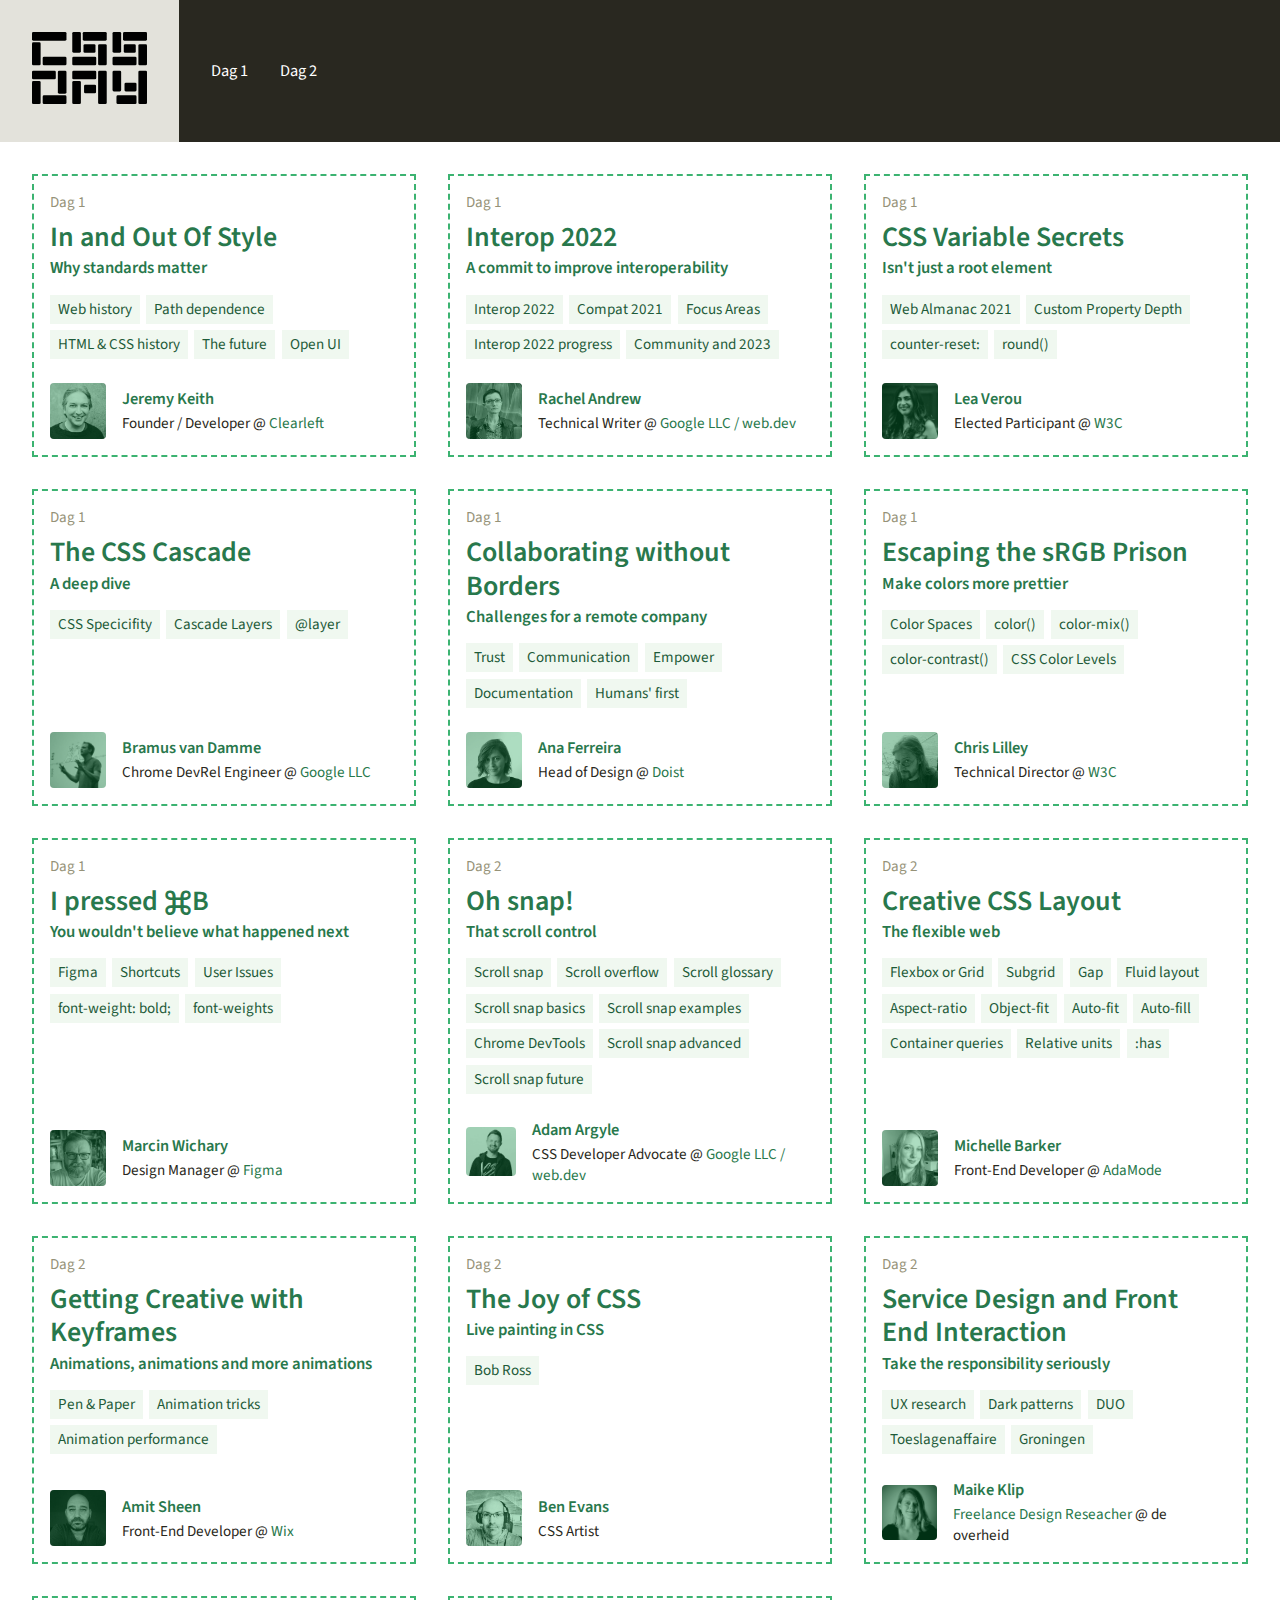
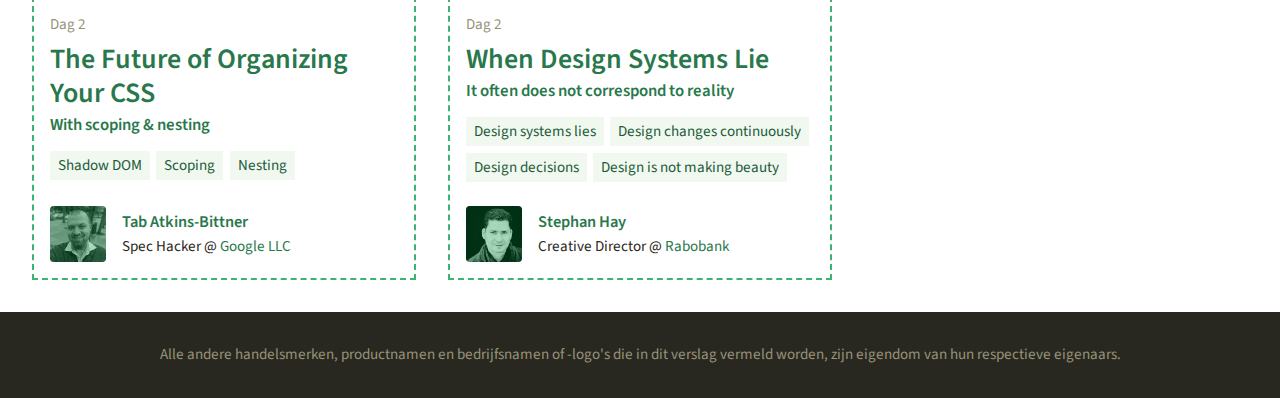
<file: index.html>
<!DOCTYPE html>
<html>
<head>
<title>CSS day 2022 learnings</title>
<meta name="viewport" content="width=device-width, initial-scale=1">
<link rel="stylesheet" href="assets/css/styles.css">
</head>

<body>
    <header class="wrapper">
        <div class="grid">
            <a class="logo" href="index.html">
                <img src="assets/images/cssday-logo.svg" alt="CSSday">
            </a>
            <nav class="nav--scroll">
                <a href="cssday-1.html">Dag 1</a>
                <a href="cssday-2.html">Dag 2</a>
            </nav>
        </div>
    </header>
    <main class="wrapper">
        <div class="grid grid--talks">

            <!-- Talk: In And Out Of Style -->

            <article class="talk tile">
                <div class="talk__details">
                    <div class="talk__heading">
                        <span class="talk__day text-sm">Dag 1</span>
                        <h3 class="talk__topic">
                            <a href="cssday-1.html#jeremy">
                                <span>In and Out Of Style</span>
                                <span>Why standards matter</span>
                            </a>
                        </h3>
                    </div>
                    <div class="talk__tags text-sm">
                        <a href="cssday-1.html#jeremy-web-history">Web history</a>
                        <a href="cssday-1.html#jeremy-path-dependence">Path dependence</a>
                        <a href="cssday-1.html#jeremy-css-history">HTML & CSS history</a>
                        <a href="cssday-1.html#jeremy-the-future">The future</a>
                        <a href="cssday-1.html#jeremy-open-ui">Open UI</a>
                    </div>
                </div>
                <div class="talk__speaker">
                    <a class="speaker__image" href="https://twitter.com/adactio" target="_blank">
                        <img src="assets/images/speaker-jeremy-keith.jpg" alt="Jeremy Keith">
                    </a>
                    <div class="speaker__details">
                        <div>
                            <a href="https://twitter.com/adactio" target="_blank">
                                <strong class="text-md">Jeremy Keith</strong>
                            </a>
                        </div>
                        <div class="text-sm">
                            <span>Founder / Developer</span> @ 
                            <a href="https://clearleft.com/" target="_blank">Clearleft</a>
                        </div>
                    </div>
                </div>
            </article>

            <!-- Talk: Interop 2022 -->

            <article class="talk tile">
                <div class="talk__details">
                    <div class="talk__heading">
                        <span class="talk__day text-sm">Dag 1</span>
                        <h3 class="talk__topic">
                            <a href="cssday-1.html#rachel">
                                <span>Interop 2022</span>
                                <span>A commit to improve interoperability</span>
                            </a>
                        </h3>
                    </div>
                    <div class="talk__tags text-sm">
                        <a href="cssday-1.html#rachel-interop-2022">Interop 2022</a>
                        <a href="cssday-1.html#rachel-compat-2021">Compat 2021</a>
                        <a href="cssday-1.html#rachel-focus-areas">Focus Areas</a>
                        <a href="cssday-1.html#rachel-progress">Interop 2022 progress</a>
                        <a href="cssday-1.html#rachel-community-and-2023">Community and 2023</a>
                    </div>
                </div>
                <div class="talk__speaker">
                    <a class="speaker__image" href="https://twitter.com/rachelandrew" target="_blank">
                        <img src="assets/images/speaker-rachel-andrew.jpg" alt="Rachel Andrew">
                    </a>
                    <div class="speaker__details">
                        <div>
                            <a href="https://twitter.com/rachelandrew" target="_blank">
                                <strong class="text-md">Rachel Andrew</strong>
                            </a>
                        </div>
                        <div class="text-sm">
                            <span>Technical Writer</span> @ 
                            <a href="https://web.dev/authors/rachelandrew/" target="_blank">Google LLC / web.dev</a>
                        </div>
                    </div>
                </div>
            </article>

            <!-- Talk: CSS Variable Secrets -->

            <article class="talk tile">
                <div class="talk__details">
                    <div class="talk__heading">
                        <span class="talk__day text-sm">Dag 1</span>
                        <h3 class="talk__topic">
                            <a href="cssday-1.html#lea">
                                <span>CSS Variable Secrets</span>
                                <span>Isn't just a root element</span>
                            </a>
                        </h3>
                    </div>
                    <div class="talk__tags text-sm">
                        <a href="cssday-1.html#lea-web-almanac-2021">Web Almanac 2021</a>
                        <a href="cssday-1.html#lea-custom-property-depth">Custom Property Depth</a>
                        <a href="cssday-1.html#lea-counter-reset">counter-reset:</a>
                        <a href="cssday-1.html#lea-round">round()</a>
                    </div>
                </div>
                <div class="talk__speaker">
                    <a class="speaker__image" href="https://twitter.com/leaverou" target="_blank">
                        <img src="assets/images/speaker-lea-verou.webp" alt="Lea Verou">
                    </a>
                    <div class="speaker__details">
                        <div>
                            <a href="https://twitter.com/leaverou" target="_blank">
                                <strong class="text-md">Lea Verou</strong>
                            </a>
                        </div>
                        <div class="text-sm">
                            <span>Elected Participant</span> @ 
                            <a href="https://www.w3.org/" target="_blank">W3C</a>
                        </div>
                    </div>
                </div>
            </article>

            <!-- Talk: The CSS Cascade -->

            <article class="talk tile">
                <div class="talk__details">
                    <div class="talk__heading">
                        <span class="talk__day text-sm">Dag 1</span>
                        <h3 class="talk__topic">
                            <a href="cssday-1.html#bramus">
                                <span>The CSS Cascade</span>
                                <span>A deep dive</span>
                            </a>
                        </h3>
                    </div>
                    <div class="talk__tags text-sm">
                        <a href="cssday-1.html#bramus-css-specicifity">CSS Specicifity</a>
                        <a href="cssday-1.html#bramus-cascade-layers">Cascade Layers</a>
                        <a href="cssday-1.html#bramus-layer">@layer</a>
                    </div>
                </div>
                <div class="talk__speaker">
                    <a class="speaker__image" href="https://twitter.com/bramus" target="_blank">
                        <img src="assets/images/speaker-bramus-van-damme.jpg" alt="Bramus van Damme">
                    </a>
                    <div class="speaker__details">
                        <div>
                            <a href="https://twitter.com/bramus" target="_blank">
                                <strong class="text-md">Bramus van Damme</strong>
                            </a>
                        </div>
                        <div class="text-sm">
                            <span>Chrome DevRel Engineer</span> @ 
                            <a href="https://about.google/" target="_blank">Google LLC</a>
                        </div>
                    </div>
                </div>
            </article>

            <!-- Talk: Collaborating without Borders -->

            <article class="talk tile">
                <div class="talk__details">
                    <div class="talk__heading">
                        <span class="talk__day text-sm">Dag 1</span>
                        <h3 class="talk__topic">
                            <a href="cssday-1.html#ana">
                                <span>Collaborating without Borders</span>
                                <span>Challenges for a remote company</span>
                            </a>
                        </h3>
                    </div>
                    <div class="talk__tags text-sm">
                        <a href="cssday-1.html#ana-trust">Trust</a>
                        <a href="cssday-1.html#ana-communication">Communication</a>
                        <a href="cssday-1.html#ana-empower">Empower</a>
                        <a href="cssday-1.html#ana-documentation">Documentation</a>
                        <a href="cssday-1.html#ana-humans-first">Humans' first</a>
                    </div>
                </div>
                <div class="talk__speaker">
                    <a class="speaker__image" href="https://twitter.com/theanaferreira" target="_blank">
                        <img src="assets/images/speaker-ana-ferreira.jpeg" alt="Ana Ferreira">
                    </a>
                    <div class="speaker__details">
                        <div>
                            <a href="https://twitter.com/theanaferreira" target="_blank">
                                <strong class="text-md">Ana Ferreira</strong>
                            </a>
                        </div>
                        <div class="text-sm">
                            <span>Head of Design</span> @ 
                            <a href="https://doist.com/" target="_blank">Doist</a>
                        </div>
                    </div>
                </div>
            </article>

            <!-- Talk: Escaping the sRGB Prison -->

            <article class="talk tile">
                <div class="talk__details">
                    <div class="talk__heading">
                        <span class="talk__day text-sm">Dag 1</span>
                        <h3 class="talk__topic">
                            <a href="cssday-1.html#chris">
                                <span>Escaping the sRGB Prison</span>
                                <span>Make colors more prettier</span>
                            </a>
                        </h3>
                    </div>
                    <div class="talk__tags text-sm">
                        <a href="cssday-1.html#chris-color-spaces">Color Spaces</a>
                        <a href="cssday-1.html#chris-color">color()</a>
                        <a href="cssday-1.html#chris-color-mix">color-mix()</a>
                        <a href="cssday-1.html#chris-color-contrast">color-contrast()</a>
                        <a href="cssday-1.html#chris-css-color-levels">CSS Color Levels</a>
                    </div>
                </div>
                <div class="talk__speaker">
                    <a class="speaker__image" href="https://twitter.com/svgeesus" target="_blank">
                        <img src="assets/images/speaker-chris-lilley.jpeg" alt="Chris Lilley">
                    </a>
                    <div class="speaker__details">
                        <div>
                            <a href="https://twitter.com/svgeesus" target="_blank">
                                <strong class="text-md">Chris Lilley</strong>
                            </a>
                        </div>
                        <div class="text-sm">
                            <span>Technical Director</span> @ 
                            <a href="https://www.w3.org/" target="_blank">W3C</a>
                        </div>
                    </div>
                </div>
            </article>

            <!-- Talk: I pressed ⌘B -->

            <article class="talk tile">
                <div class="talk__details">
                    <div class="talk__heading">
                        <span class="talk__day text-sm">Dag 1</span>
                        <h3 class="talk__topic">
                            <a href="cssday-1.html#marcin">
                                <span>I pressed ⌘B</span>
                                <span>You wouldn't believe what happened next</span>
                            </a>
                        </h3>
                    </div>
                    <div class="talk__tags text-sm">
                        <a href="cssday-1.html#marcin-figma">Figma</a>
                        <a href="cssday-1.html#marcin-shorcuts">Shortcuts</a>
                        <a href="cssday-1.html#marcin-user-issues">User Issues</a>
                        <a href="cssday-1.html#marcin-font-weight-bold">font-weight: bold;</a>
                        <a href="cssday-1.html#marcin-font-weights">font-weights</a>
                    </div>
                </div>
                <div class="talk__speaker">
                    <a class="speaker__image" href="https://twitter.com/mwichary" target="_blank">
                        <img src="assets/images/speaker-marcin-wichary.jpeg" alt="Marcin Wichary">
                    </a>
                    <div class="speaker__details">
                        <div>
                            <a href="https://twitter.com/mwichary" target="_blank">
                                <strong class="text-md">Marcin Wichary</strong>
                            </a>
                        </div>
                        <div class="text-sm">
                            <span>Design Manager</span> @ 
                            <a href="https://figma.com/" target="_blank">Figma</a>
                        </div>
                    </div>
                </div>
            </article>

            <!-- Talk: Oh snap! -->

            <article class="talk tile">
                <div class="talk__details">
                    <div class="talk__heading">
                        <span class="talk__day text-sm">Dag 2</span>
                        <h3 class="talk__topic">
                            <a href="cssday-2.html#adam">
                                <span>Oh snap!</span>
                                <span>That scroll control</span>
                            </a>
                        </h3>
                    </div>
                    <div class="talk__tags text-sm">
                        
                        <a href="cssday-2.html#adam-scroll-snap">Scroll snap</a>
                        <a href="cssday-2.html#adam-scroll-overflow">Scroll overflow</a>
                        <a href="cssday-2.html#adam-scroll-glossary">Scroll glossary</a>
                        <a href="cssday-2.html#adam-scroll-snap-basics">Scroll snap basics</a>
                        <a href="cssday-2.html#adam-scroll-snap-examples">Scroll snap examples</a>
                        <a href="cssday-2.html#adam-chrome-devtools">Chrome DevTools</a>
                        <a href="cssday-2.html#adam-scroll-snap-advanced">Scroll snap advanced</a>
                        <a href="cssday-2.html#adam-scroll-snap-future">Scroll snap future</a>
                    </div>
                </div>
                <div class="talk__speaker">
                    <a class="speaker__image" href="https://twitter.com/argyleink" target="_blank">
                        <img src="assets/images/speaker-adam-argyle.webp" alt="Adam Argyle">
                    </a>
                    <div class="speaker__details">
                        <div>
                            <a href="https://twitter.com/argyleink" target="_blank">
                                <strong class="text-md">Adam Argyle</strong>
                            </a>
                        </div>
                        <div class="text-sm">
                            <span>CSS Developer Advocate</span> @ 
                            <a href="https://web.dev/authors/adamargyle/" target="_blank">Google LLC / web.dev</a>
                        </div>
                    </div>
                </div>
            </article>

            <!-- Talk: Creative CSS Layout -->

            <article class="talk tile">
                <div class="talk__details">
                    <div class="talk__heading">
                        <span class="talk__day text-sm">Dag 2</span>
                        <h3 class="talk__topic">
                            <a href="cssday-2.html#michelle">
                                <span>Creative CSS Layout</span>
                                <span>The flexible web</span>
                            </a>
                        </h3>
                    </div>
                    <div class="talk__tags text-sm">
                        <a href="cssday-2.html#michelle-flexbox-or-grid">Flexbox or Grid</a>
                        <a href="cssday-2.html#michelle-subgrid">Subgrid</a>
                        <a href="cssday-2.html#michelle-gap">Gap</a>
                        <a href="cssday-2.html#michelle-fluid-layout">Fluid layout</a>
                        <a href="cssday-2.html#michelle-aspect-ratio">Aspect-ratio</a>
                        <a href="cssday-2.html#michelle-object-fit">Object-fit</a>
                        <a href="cssday-2.html#michelle-auto-fit">Auto-fit</a>
                        <a href="cssday-2.html#michelle-auto-fill">Auto-fill</a>
                        <a href="cssday-2.html#michelle-container-queries">Container queries</a>
                        <a href="cssday-2.html#michelle-relative-units">Relative units</a>
                        <a href="cssday-2.html#michelle-has">:has</a>
                    </div>
                </div>
                <div class="talk__speaker">
                    <a class="speaker__image" href="https://twitter.com/michebarks" target="_blank">
                        <img src="assets/images/speaker-michelle-barker.webp" alt="Michelle Barker">
                    </a>
                    <div class="speaker__details">
                        <div>
                            <a href="https://twitter.com/michebarks" target="_blank">
                                <strong class="text-md">Michelle Barker</strong>
                            </a>
                        </div>
                        <div class="text-sm">
                            <span>Front-End Developer</span> @ 
                            <a href="https://www.ada-mode.com/" target="_blank">AdaMode</a>
                        </div>
                    </div>
                </div>
            </article>

            <!-- Talk: Getting Creative with Keyframes -->

            <article class="talk tile">
                <div class="talk__details">
                    <div class="talk__heading">
                        <span class="talk__day text-sm">Dag 2</span>
                        <h3 class="talk__topic">
                            <a href="cssday-2.html#amit">
                                <span>Getting Creative with Keyframes</span>
                                <span>Animations, animations and more animations</span>
                            </a>
                        </h3>
                    </div>
                    <div class="talk__tags text-sm">
                        <a href="cssday-2.html#amit-pen-and-paper">Pen & Paper</a>
                        <a href="cssday-2.html#amit-animation-tricks">Animation tricks</a>
                        <a href="cssday-2.html#amit-animation-performance">Animation performance</a>
                    </div>
                </div>
                <div class="talk__speaker">
                    <a class="speaker__image" href="https://twitter.com/amit_sheen" target="_blank">
                        <img src="assets/images/speaker-amit-sheen.jpeg" alt="Amit Sheen">
                    </a>
                    <div class="speaker__details">
                        <div>
                            <a href="https://twitter.com/amit_sheen" target="_blank">
                                <strong class="text-md">Amit Sheen</strong>
                            </a>
                        </div>
                        <div class="text-sm">
                            <span>Front-End Developer</span> @ 
                            <a href="https://www.wix.com/" target="_blank">Wix</a>
                        </div>
                    </div>
                </div>
            </article>

            <!-- Talk: The Joy of CSS -->

            <article class="talk tile">
                <div class="talk__details">
                    <div class="talk__heading">
                        <span class="talk__day text-sm">Dag 2</span>
                        <h3 class="talk__topic">
                            <a href="cssday-2.html#ben">
                                <span>The Joy of CSS</span>
                                <span>Live painting in CSS</span>
                            </a>
                        </h3>
                    </div>
                    <div class="talk__tags text-sm">
                        <a href="cssday-2.html#ben-bob-ross">Bob Ross</a>
                    </div>
                </div>
                <div class="talk__speaker">
                    <a class="speaker__image" href="index.html" target="_blank">
                        <img src="assets/images/speaker-ben-evans.webp" alt="Ben Evans">
                    </a>
                    <div class="speaker__details">
                        <div>
                            <a href="index.html" target="_blank">
                                <strong class="text-md">Ben Evans</strong>
                            </a>
                        </div>
                        <div class="text-sm">
                            <span>CSS Artist</span>
                        </div>
                    </div>
                </div>
            </article>

            <!-- Talk: Service Design and Front End Interaction -->

            <article class="talk tile">
                <div class="talk__details">
                    <div class="talk__heading">
                        <span class="talk__day text-sm">Dag 2</span>
                        <h3 class="talk__topic">
                            <a href="cssday-2.html#maike">
                                <span>Service Design and Front End Interaction</span>
                                <span>Take the responsibility seriously</span>
                            </a>
                        </h3>
                    </div>
                    <div class="talk__tags text-sm">
                        <a href="cssday-2.html#maike-ux-research">UX research</a>
                        <a href="cssday-2.html#maike-dark-patterns">Dark patterns</a>
                        <a href="cssday-2.html#maike-duo">DUO</a>
                        <a href="cssday-2.html#maike-toeslagenaffaire">Toeslagenaffaire</a>
                        <a href="cssday-2.html#maike-groningen">Groningen</a>
                    </div>
                </div>
                <div class="talk__speaker">
                    <a class="speaker__image" href="https://twitter.com/manuelame" target="_blank">
                        <img src="assets/images/speaker-maike-klip.jpeg" alt="Maike Klip">
                    </a>
                    <div class="speaker__details">
                        <div>
                            <a href="https://twitter.com/manuelame" target="_blank">
                                <strong class="text-md">Maike Klip</strong>
                            </a>
                        </div>
                        <div class="text-sm">
                            <a href="https://klipklaar.nl/" target="_blank">Freelance Design Reseacher</a> @
                            <span>de overheid</span>
                        </div>
                    </div>
                </div>
            </article>

            <!-- Talk: The Future of Organizing Your CSS -->

            <article class="talk tile">
                <div class="talk__details">
                    <div class="talk__heading">
                        <span class="talk__day text-sm">Dag 2</span>
                        <h3 class="talk__topic">
                            <a href="cssday-2.html#tab">
                                <span>The Future of Organizing Your CSS</span>
                                <span>With scoping & nesting</span>
                            </a>
                        </h3>
                    </div>
                    <div class="talk__tags text-sm">
                        <a href="cssday-2.html#tab-shadow-dom">Shadow DOM</a>
                        <a href="cssday-2.html#tab-scoping">Scoping</a>
                        <a href="cssday-2.html#tab-nesting">Nesting</a>
                    </div>
                </div>
                <div class="talk__speaker">
                    <a class="speaker__image" href="https://twitter.com/tabatkins" target="_blank">
                        <img src="assets/images/speaker-tab-atkins-bittner.jpg" alt="Tab Atkins-Bittner">
                    </a>
                    <div class="speaker__details">
                        <div>
                            <a href="https://twitter.com/tabatkins" target="_blank">
                                <strong class="text-md">Tab Atkins-Bittner</strong>
                            </a>
                        </div>
                        <div class="text-sm">
                            <span>Spec Hacker</span> @ 
                            <a href="https://about.google/" target="_blank">Google LLC</a>
                        </div>
                    </div>
                </div>
            </article>

            <!-- Talk: When Design Systems Lie -->

            <article class="talk tile">
                <div class="talk__details">
                    <div class="talk__heading">
                        <span class="talk__day text-sm">Dag 2</span>
                        <h3 class="talk__topic">
                            <a href="cssday-2.html#stephan">
                                <span>When Design Systems Lie</span>
                                <span>It often does not correspond to reality</span>
                            </a>
                        </h3>
                    </div>
                    <div class="talk__tags text-sm">
                        <a href="cssday-2.html#stephan-design-systems-lies">Design systems lies</a>
                        <a href="cssday-2.html#stephan-design-changes-continuously">Design changes continuously</a>
                        <a href="cssday-2.html#stephan-design-decisions">Design decisions</a>
                        <a href="cssday-2.html#stephan-loius-kahn-quote">Design is not making beauty</a>
                    </div>
                </div>
                <div class="talk__speaker">
                    <a class="speaker__image" href="https://twitter.com/stephenhay" target="_blank">
                        <img src="assets/images/speaker-stephen-hay.jpg" alt="Stephan Hay">
                    </a>
                    <div class="speaker__details">
                        <div>
                            <a href="https://twitter.com/stephenhay" target="_blank">
                                <strong class="text-md">Stephan Hay</strong>
                            </a>
                        </div>
                        <div class="text-sm">
                            <span>Creative Director</span> @ 
                            <a href="https://www.rabobank.nl/" target="_blank">Rabobank</a>
                        </div>
                    </div>
                </div>
            </article>

        </div>
    </main>
    <footer class="wrapper">
        <div class="grid">
            <div class="col">
                <p class="text-sm txt-center">Alle andere handelsmerken, productnamen en bedrijfsnamen of -logo's die in dit verslag vermeld worden, zijn eigendom van hun respectieve eigenaars.</p>
            </div>
        </div>
    </footer>
</body>

</html>
</file>
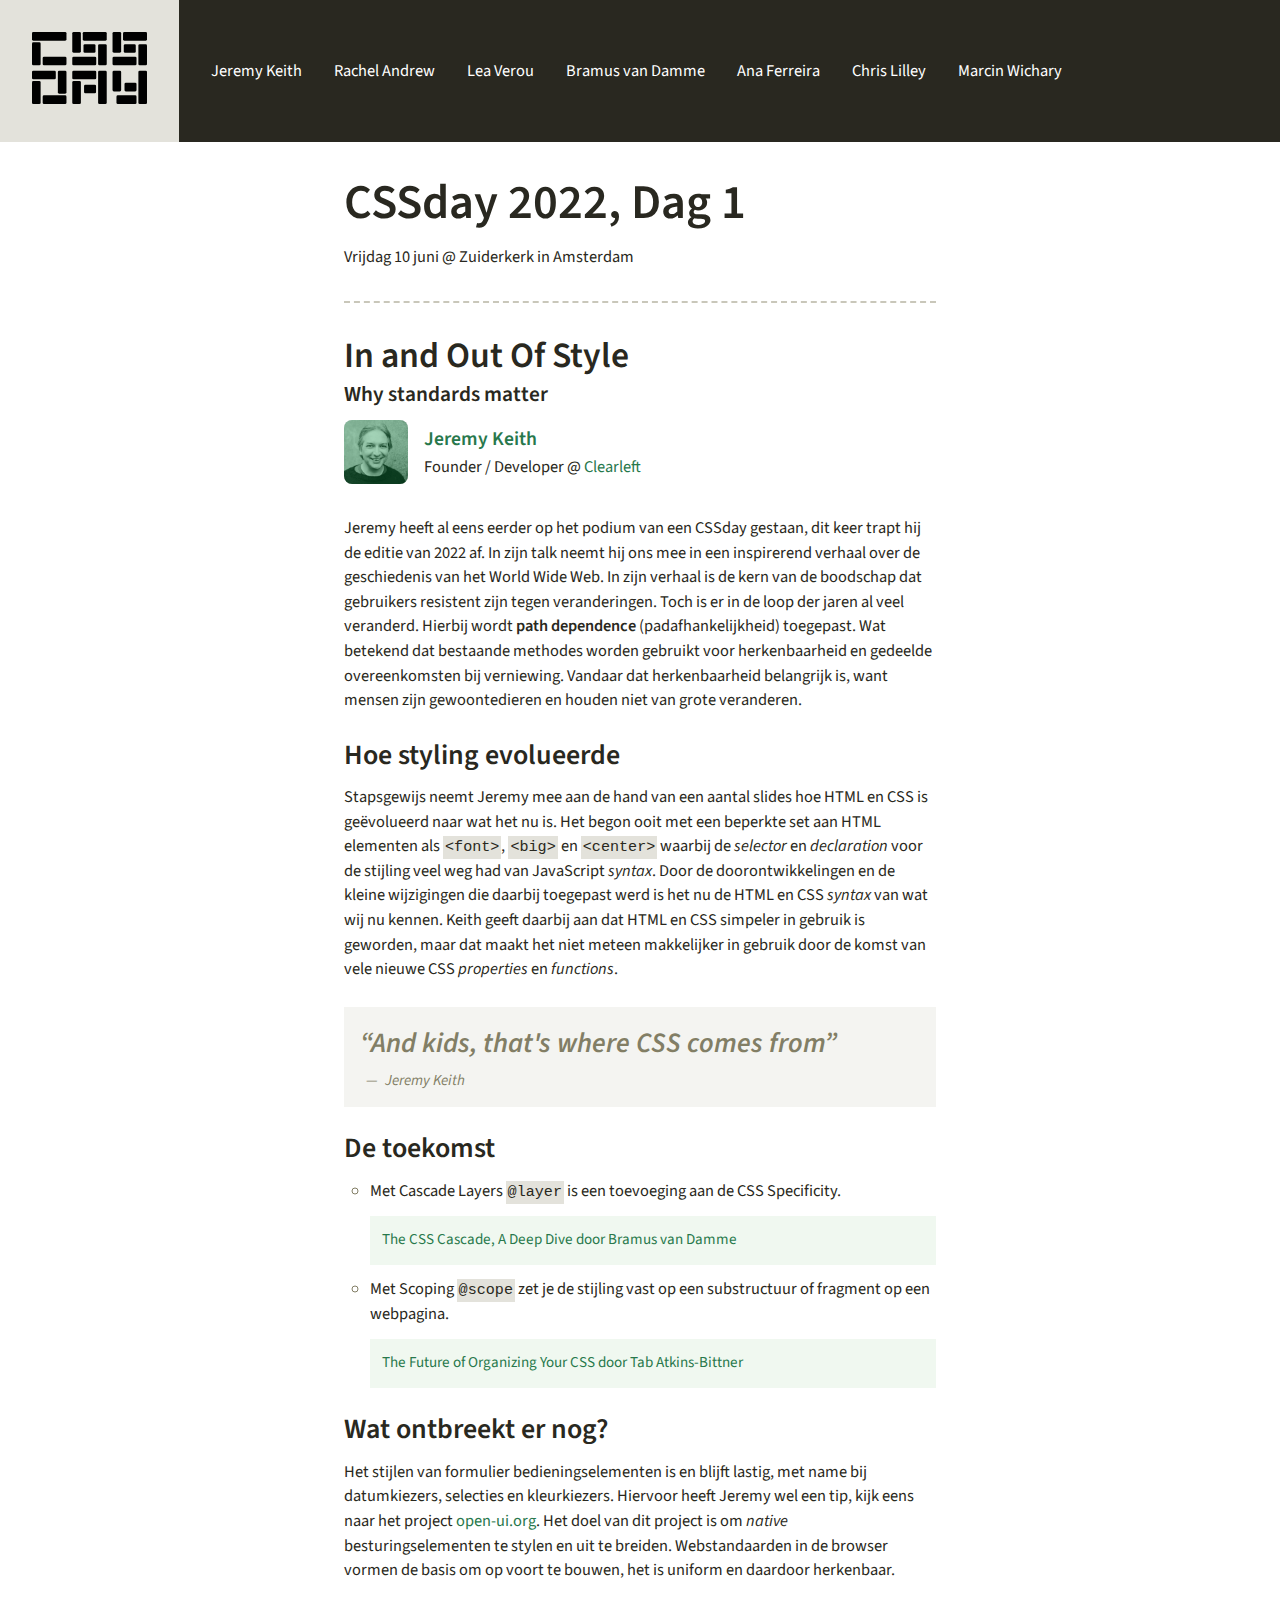
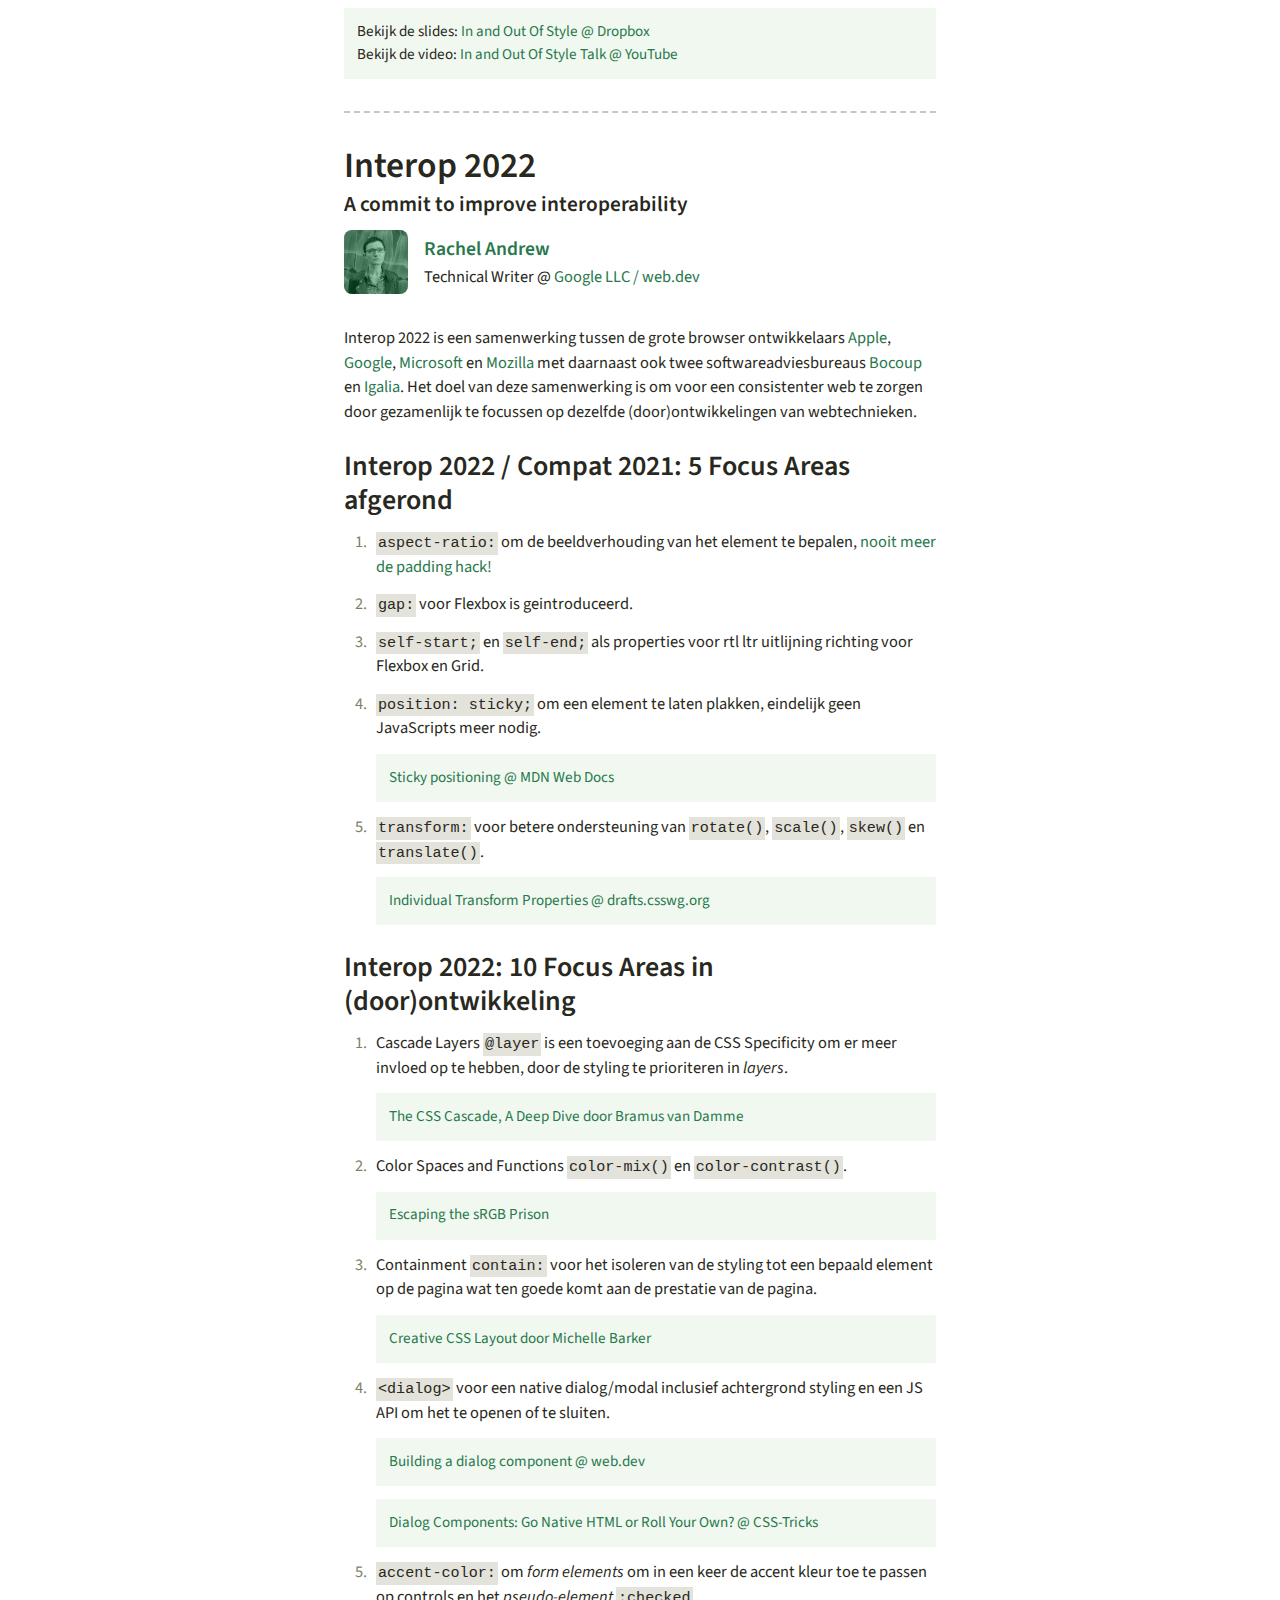
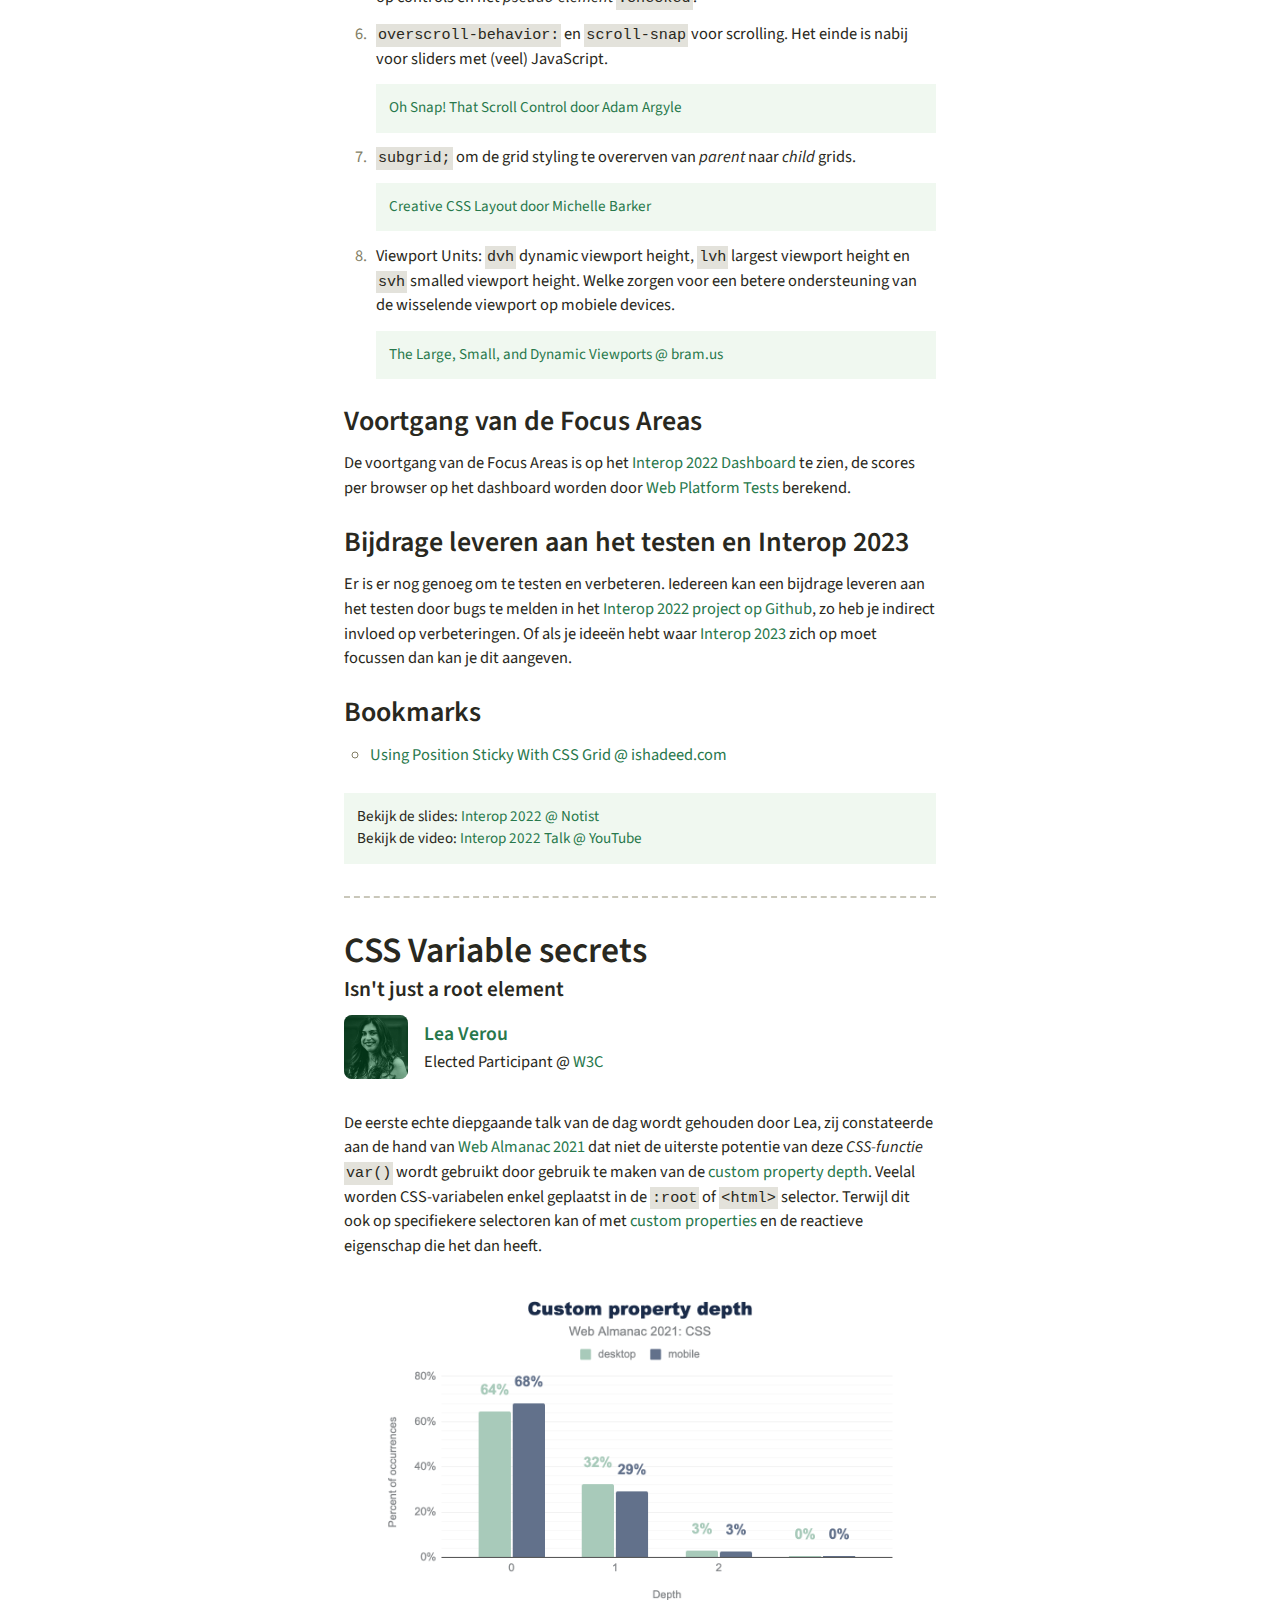
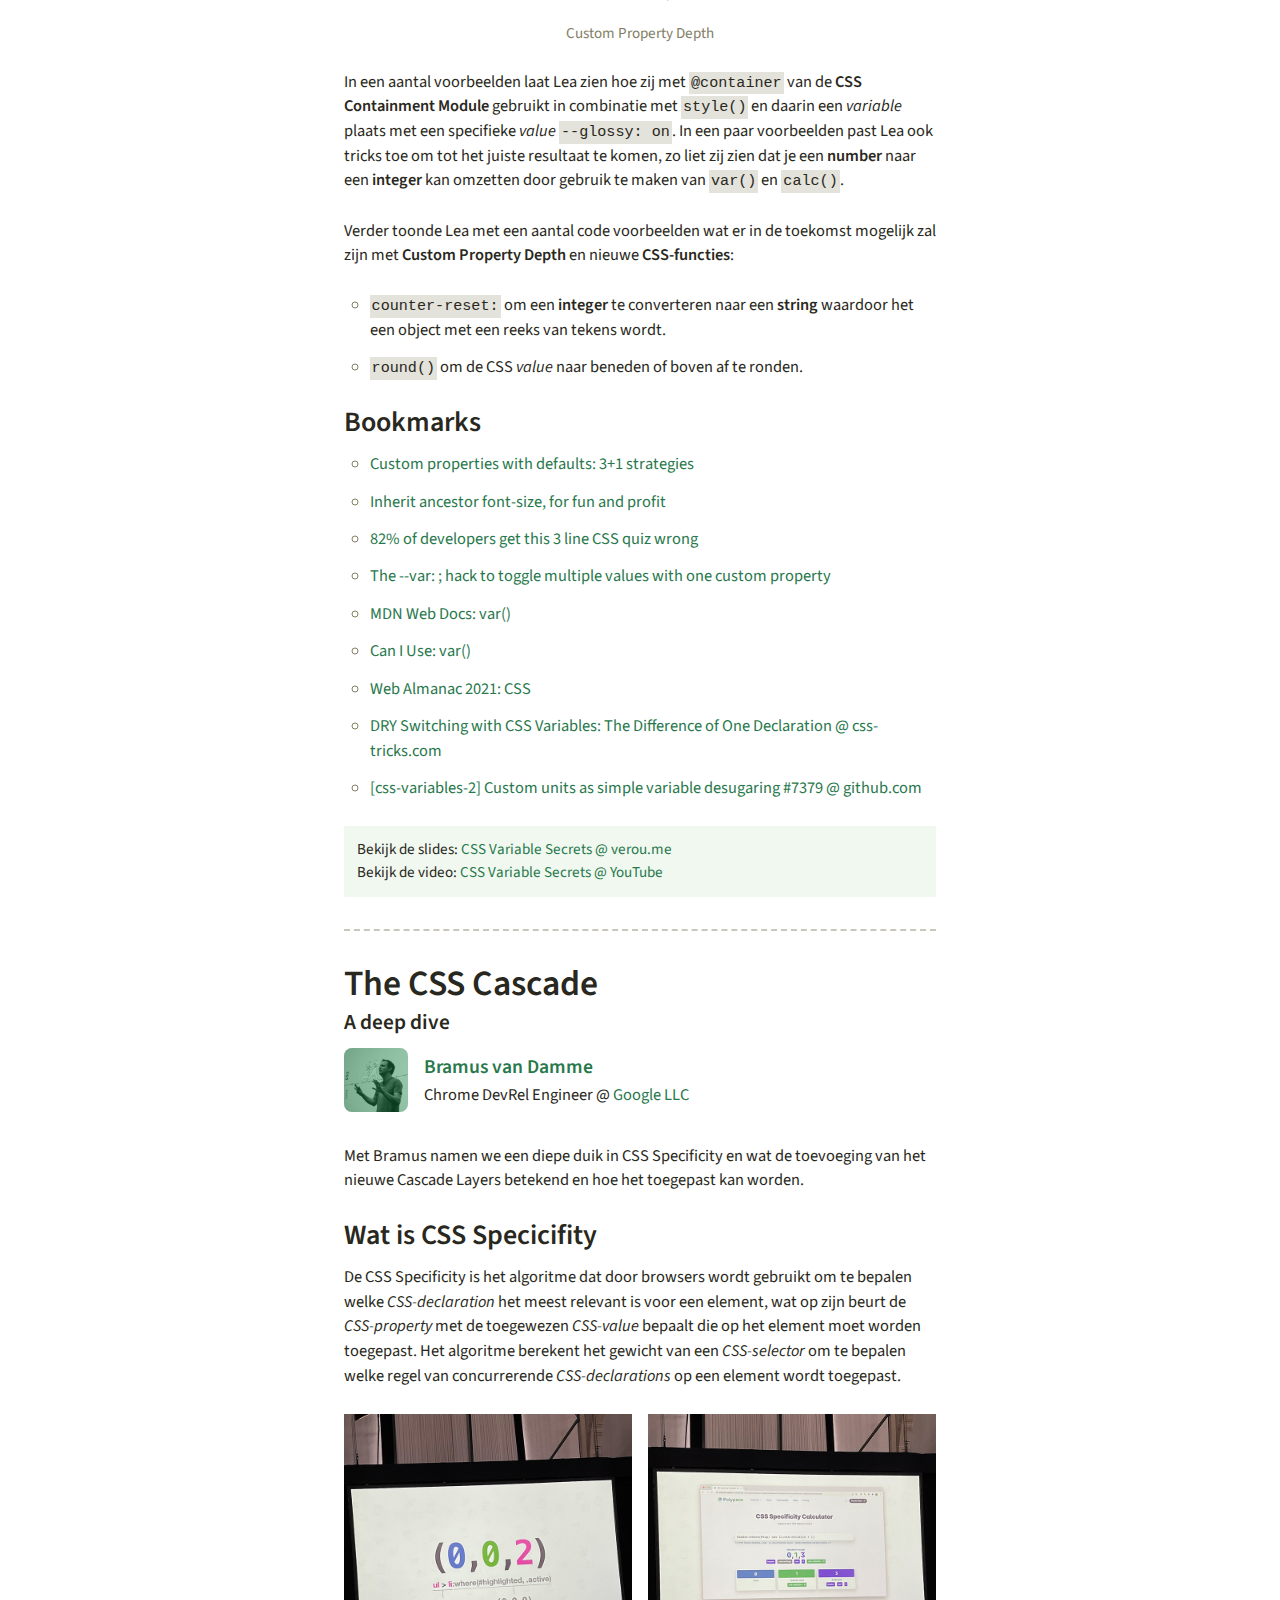
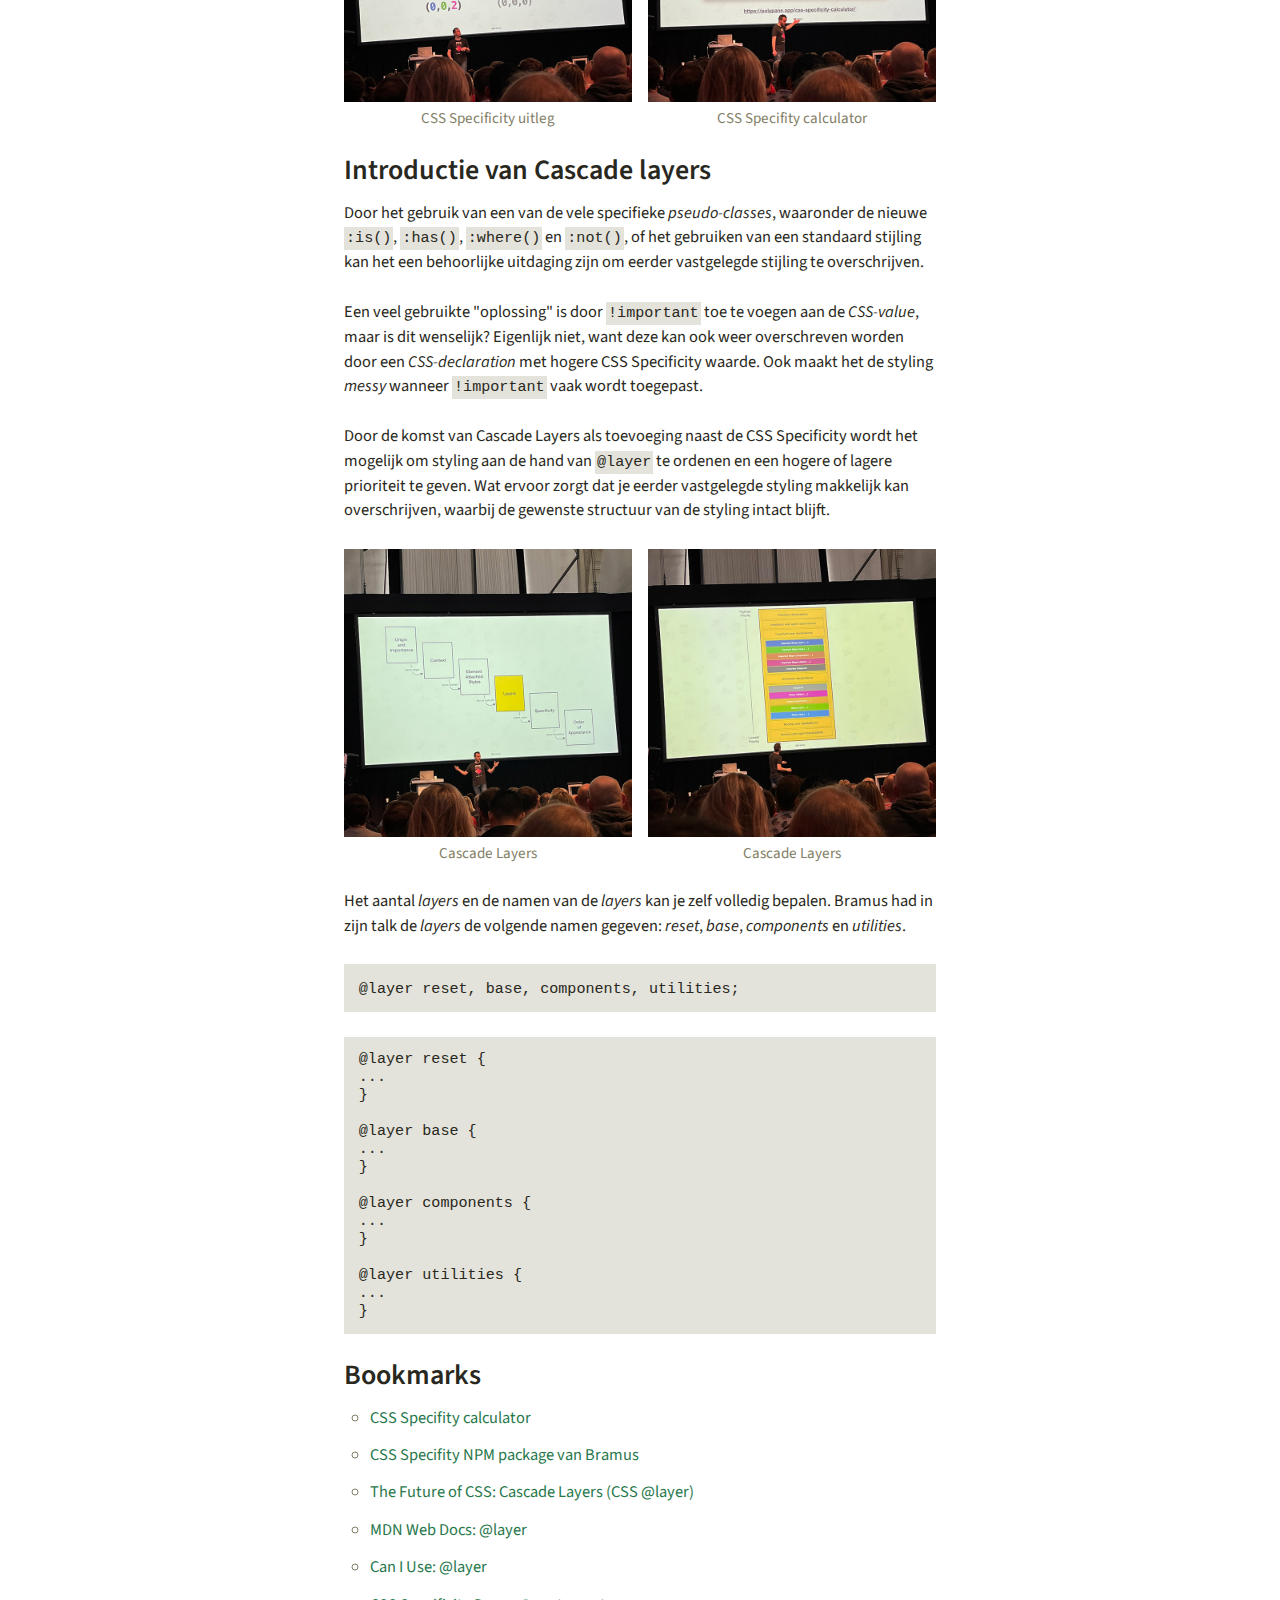
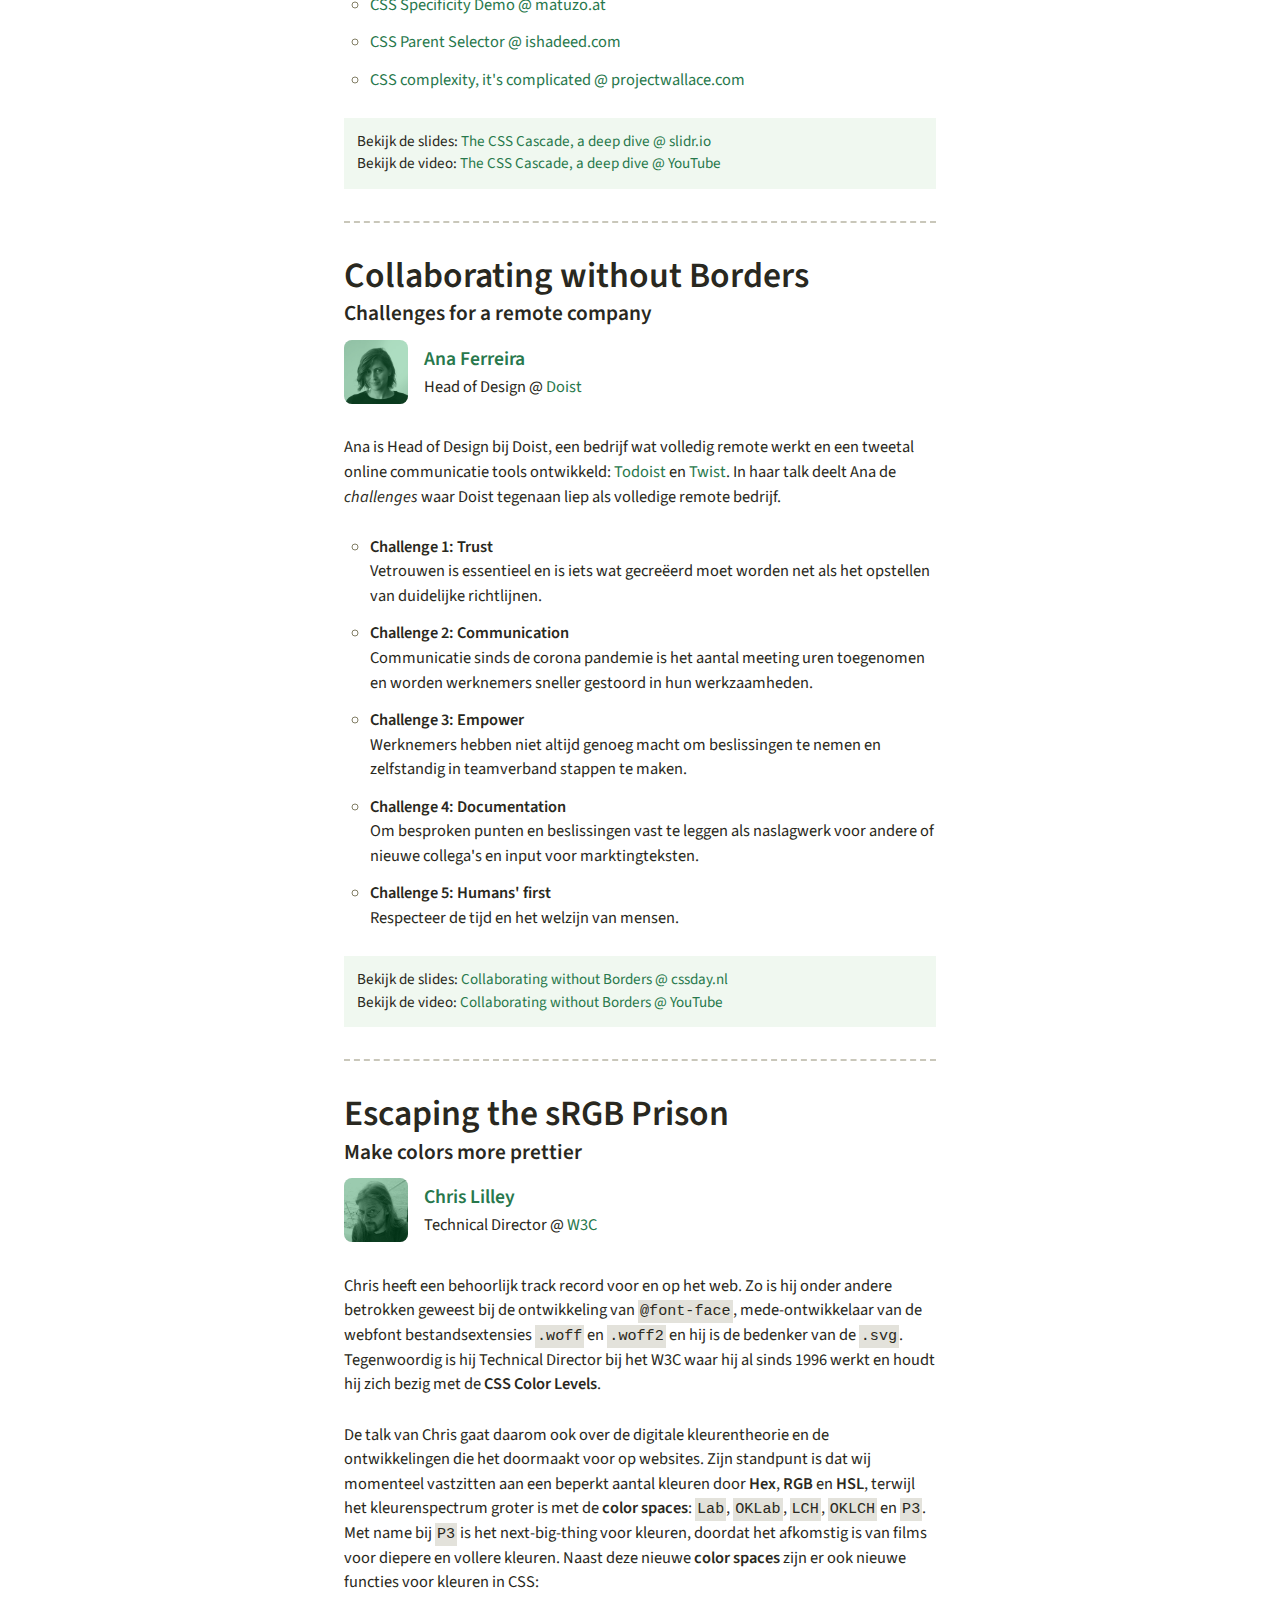
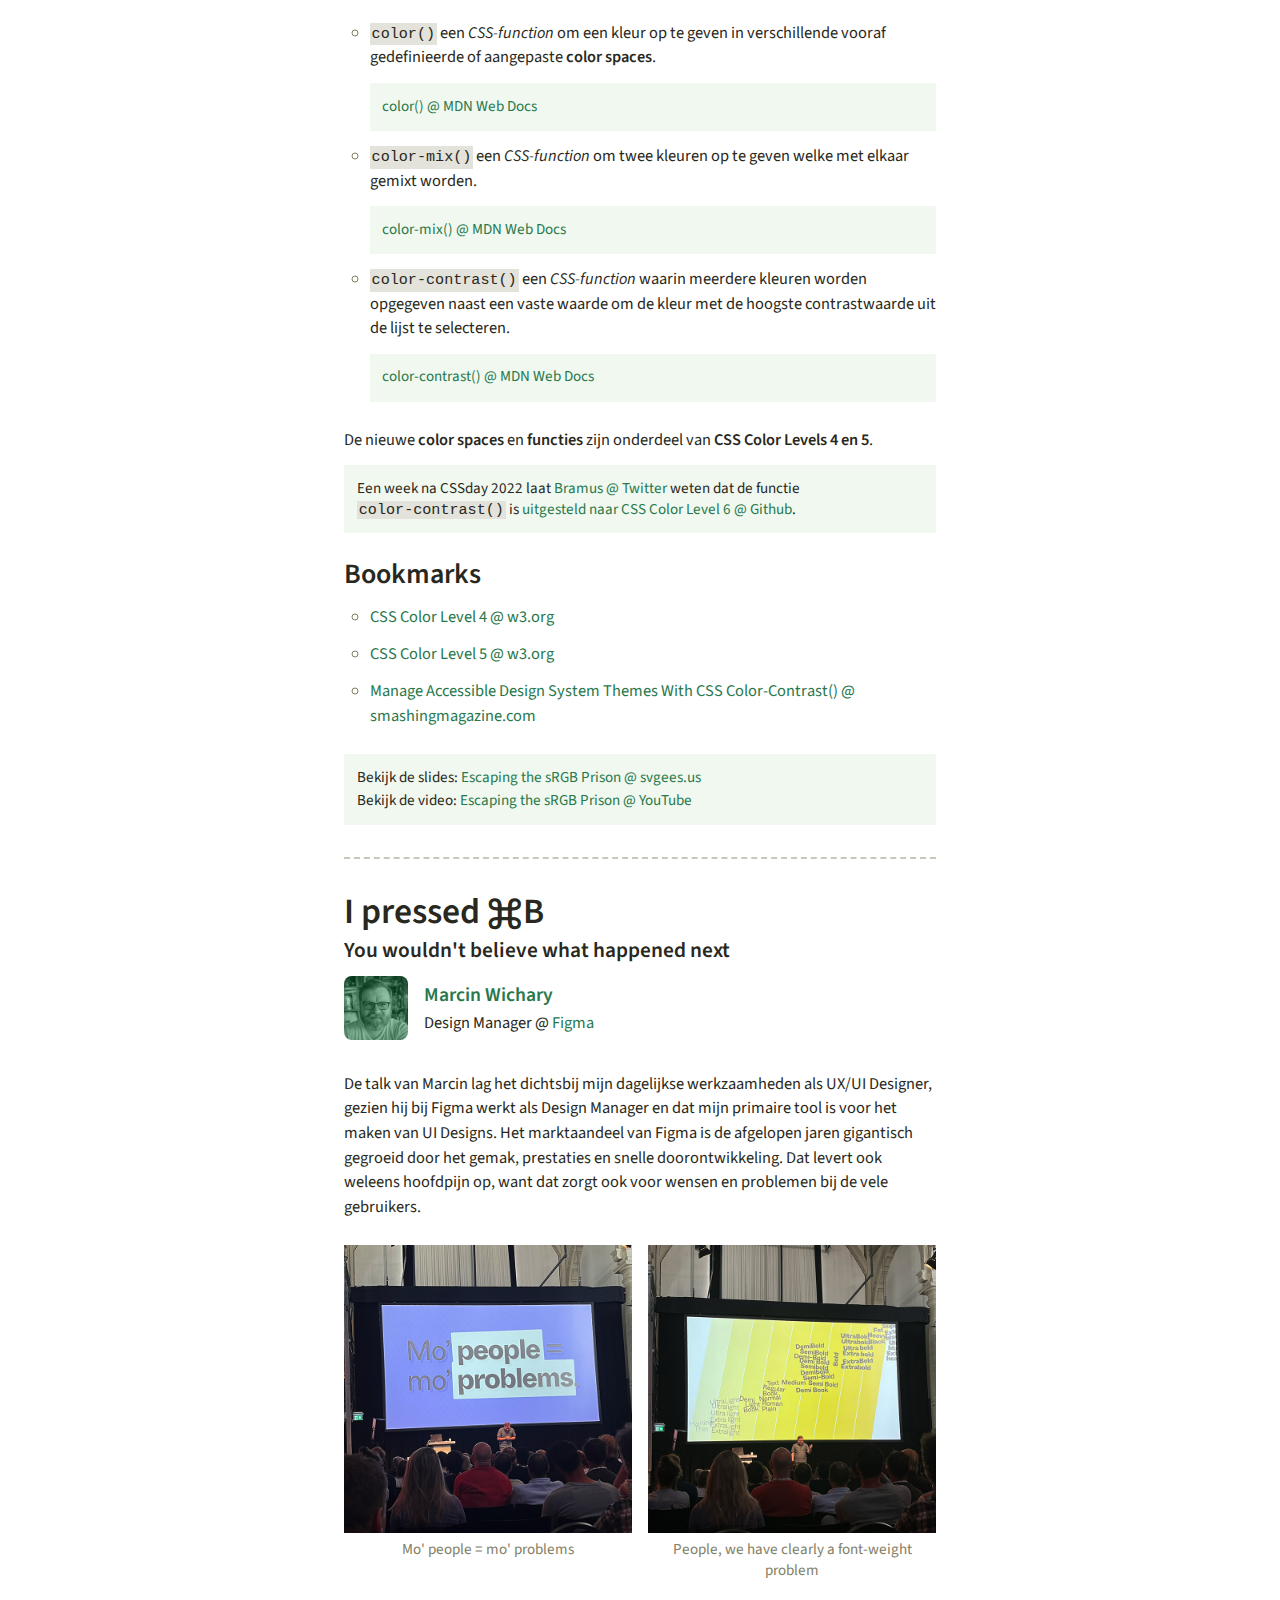
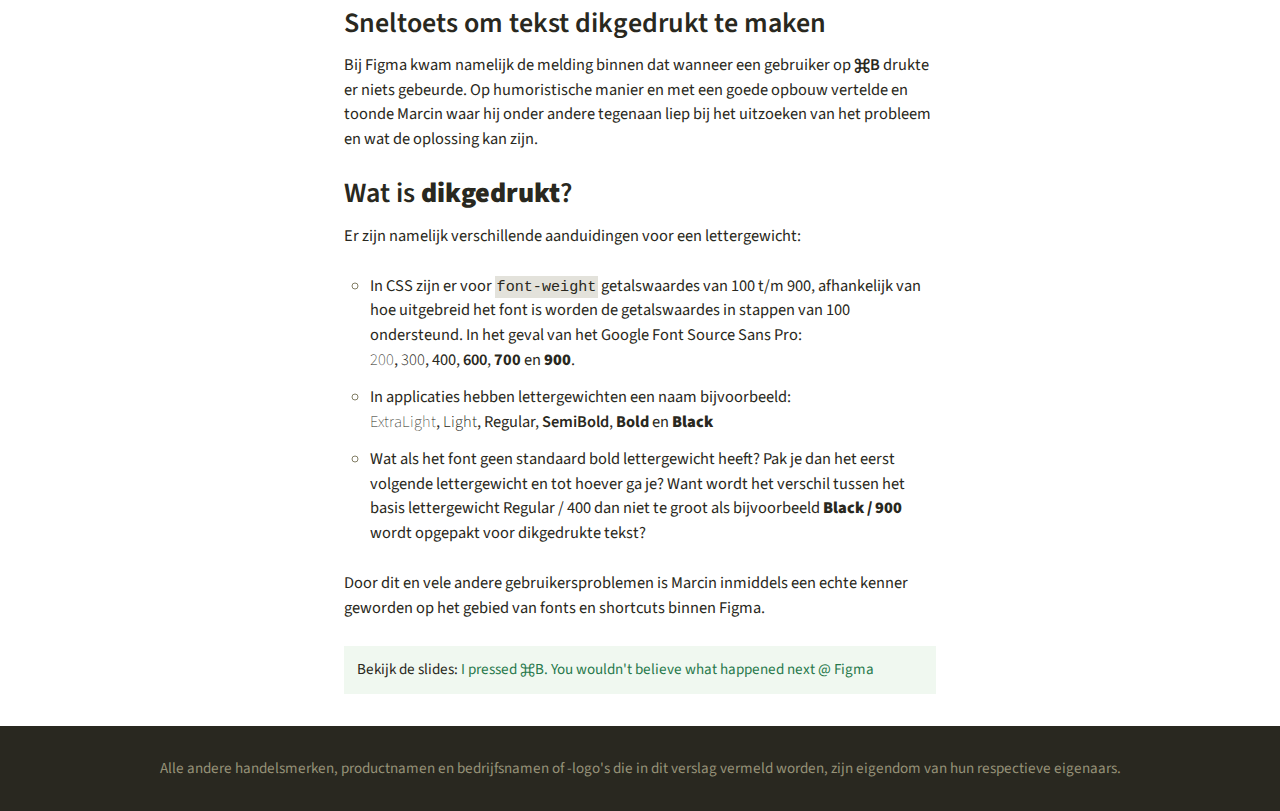
<file: cssday-1.html>
<!DOCTYPE html>
<html>
<head>
<title>Dag 1 - CSS day 2022 learnings</title>
<meta name="viewport" content="width=device-width, initial-scale=1">
<link rel="stylesheet" href="assets/css/styles.css">
</head>

<body>
    <header class="wrapper">
        <div class="grid">
            <a class="logo" href="index.html">
                <img src="assets/images/cssday-logo.svg" alt="CSSday">
            </a>
            <nav class="nav--scroll">
                <a href="cssday-1.html#jeremy">Jeremy Keith</a>
                <a href="cssday-1.html#rachel">Rachel Andrew</a>
                <a href="cssday-1.html#lea">Lea Verou</a>
                <a href="cssday-1.html#bramus">Bramus van Damme</a>
                <a href="cssday-1.html#ana">Ana Ferreira</a>
                <a href="cssday-1.html#chris">Chris Lilley</a>
                <a href="cssday-1.html#marcin">Marcin Wichary</a>
            </nav>
        </div>
    </header>
    <main class="wrapper">
        <div class="grid grid--talk">

            <article class="talk article col">

                <h1>CSSday 2022, Dag 1</h1>

                <p>Vrijdag 10 juni @ Zuiderkerk in Amsterdam</p>

            </article>

            <!-- Talk: Rachel Jeremy Keith -->

            <article class="talk article col" id="jeremy">
                
                <!-- Talk: Topic -->

                <h2>
                    <span>In and Out Of Style</span>
                    <span>Why standards matter</span>
                </h2>

                <!-- Talk: Speaker -->

                <div class="talk__speaker">
                    <a class="speaker__image" href="https://twitter.com/adactio" target="_blank">
                        <img src="assets/images/speaker-jeremy-keith.jpg" alt="Jeremy Keith">
                    </a>
                    <div class="speaker__details">
                        <div>
                            <a class="text-lg" href="https://twitter.com/adactio" target="_blank">
                                <strong class="text-lg">Jeremy Keith</strong>
                            </a>
                        </div>
                        <div class="text-md">
                            <span>Founder / Developer</span> @ 
                            <a href="https://clearleft.com/" target="_blank">Clearleft</a>
                        </div>
                    </div>
                </div>

                <!-- Talk: Summary -->

                <p id="jeremy-web-history">Jeremy heeft al eens eerder op het podium van een CSSday gestaan, dit keer trapt hij de editie van 2022 af. In zijn talk neemt hij ons mee in een inspirerend verhaal over de geschiedenis van het World Wide Web. In zijn verhaal is de kern van de boodschap dat gebruikers resistent zijn tegen veranderingen. Toch is er in de loop der jaren al veel veranderd. Hierbij wordt <strong id="jeremy-path-dependence">path dependence</strong> (padafhankelijkheid) toegepast. Wat betekend dat bestaande methodes worden gebruikt voor herkenbaarheid en gedeelde overeenkomsten bij verniewing. Vandaar dat herkenbaarheid belangrijk is, want mensen zijn gewoontedieren en houden niet van grote veranderen.</p>

                <h3 id="jeremy-css-history">Hoe styling evolueerde</h3>

                <p>Stapsgewijs neemt Jeremy mee aan de hand van een aantal slides hoe HTML en CSS is geëvolueerd naar wat het nu is. Het begon ooit met een beperkte set aan HTML elementen als <code>&lt;font&gt;</code>, <code>&lt;big&gt;</code> en <code>&lt;center&gt;</code> waarbij de <i>selector</i> en <i>declaration</i> voor de stijling veel weg had van JavaScript <i>syntax</i>. Door de doorontwikkelingen en de kleine wijzigingen die daarbij toegepast werd is het nu de HTML en CSS <i>syntax</i> van wat wij nu kennen. Keith geeft daarbij aan dat HTML en CSS simpeler in gebruik is geworden, maar dat maakt het niet meteen makkelijker in gebruik door de komst van vele nieuwe CSS <i>properties</i> en <i>functions</i>.</p>

                <blockquote>
                    “And kids, that's where CSS comes from”
                    <cite>Jeremy Keith</cite>
                </blockquote>

                <h3 id="jeremy-the-future">De toekomst</h3>

                <ul>
                    <li>Met Cascade Layers <code>@layer</code> is een toevoeging aan de CSS Specificity.
                        <div class="highlight highlight--reference">
                            <a href="cssday-1.html#bramus">The CSS Cascade, A Deep Dive door Bramus van Damme</a>
                        </div>
                    </li>
                    <li>Met Scoping <code>@scope</code> zet je de stijling vast op een substructuur of fragment op een webpagina.
                        <div class="highlight highlight--reference">
                            <a href="cssday-2.html#tab">The Future of Organizing Your CSS door Tab Atkins-Bittner</a>
                        </div>
                    </li>
                </ul>

                <h3 id="jeremy-open-ui">Wat ontbreekt er nog?</h3>

                <p>Het stijlen van formulier bedieningselementen is en blijft lastig, met name bij datumkiezers, selecties en kleurkiezers. Hiervoor heeft Jeremy wel een tip, kijk eens naar het project <a href="https://open-ui.org/" target="_blank">open-ui.org</a>. Het doel van dit project is om <i>native</i> besturingselementen te stylen en uit te breiden. Webstandaarden in de browser vormen de basis om op voort te bouwen, het is uniform en daardoor herkenbaar.</p>

                <!-- Talk: Bookmarks -->

                <!-- Talk: Slides & Video -->

                <p class="highlight highlight--reference">
                    Bekijk de slides: <a href="https://www.dropbox.com/s/bfgtlzv90jxjz00/InAndOutOfStyle.pdf?dl=0" target="_blank">In and Out Of Style @ Dropbox</a><br>
                    Bekijk de video: <a href="https://www.youtube.com/watch?v=CdZZcbZG83o" target="_blank">In and Out Of Style Talk @ YouTube</a>
                </p>

            </article>

            <!-- Talk: Rachel Andrew -->

            <article class="talk article col" id="rachel">

                <!-- Talk: Topic -->

                <h2>
                    <span>Interop 2022</span>
                    <span>A commit to improve interoperability</span>
                </h2>

                <!-- Talk: Speaker -->

                <div class="talk__speaker">
                    <a class="speaker__image" href="https://twitter.com/rachelandrew" target="_blank">
                        <img src="assets/images/speaker-rachel-andrew.jpg" alt="Rachel Andrew">
                    </a>
                    <div class="speaker__details">
                        <div>
                            <a href="https://twitter.com/rachelandrew" target="_blank">
                                <strong class="text-lg">Rachel Andrew</strong>
                            </a>
                        </div>
                        <div class="text-md">
                            <span>Technical Writer</span> @ 
                            <a href="https://web.dev/authors/rachelandrew/" target="_blank">Google LLC / web.dev</a>
                        </div>
                    </div>
                </div>

                <!-- Talk: Summary -->

                <p id="rachel-interop-2022">Interop 2022 is een samenwerking tussen de grote browser ontwikkelaars <a href="https://webkit.org/blog/12288/working-together-on-interop-2022/" target="_blank">Apple</a>, <a href="https://web.dev/interop-2022/" target="_blank">Google</a>, <a href="https://aka.ms/microsoft-interop2022" target="_blank">Microsoft</a> en <a href="https://hacks.mozilla.org/2022/03/interop-2022/" target="_blank">Mozilla</a> met daarnaast ook twee softwareadviesbureaus <a href="https://bocoup.com/blog/interop-2022" target="_blank">Bocoup</a> en <a href="https://igalia.com/news/interop2022.html" target="_blank">Igalia</a>. Het doel van deze samenwerking is om voor een consistenter web te zorgen door gezamenlijk te focussen op dezelfde (door)ontwikkelingen van webtechnieken.</p>

                <h3 id="rachel-compat-2021">Interop 2022 / Compat 2021: 5 Focus Areas afgerond</h3>

                <ol>
                    <li><code>aspect-ratio:</code> om de beeldverhouding van het element te bepalen, <a href="https://css-tricks.com/aspect-ratio-boxes/">nooit meer de padding hack!</a></li>
                    <li><code>gap:</code> voor Flexbox is geintroduceerd.</li>
                    <li><code>self-start;</code> en <code>self-end;</code> als properties voor rtl ltr  uitlijning richting voor Flexbox en Grid.</li>
                    <li><code>position: sticky;</code> om een element te laten plakken, eindelijk geen JavaScripts meer nodig.
                        <div class="highlight highlight--reference">
                            <a href="https://developer.mozilla.org/en-US/docs/Web/CSS/position#sticky_positioning">Sticky positioning @ MDN Web Docs</a>
                        </div>
                    </li>
                    <li><code>transform:</code> voor betere ondersteuning van <code>rotate()</code>, <code>scale()</code>, <code>skew()</code> en <code>translate()</code>.
                        <div class="highlight highlight--reference">
                            <a href="https://drafts.csswg.org/css-transforms-2/#individual-transforms">Individual Transform Properties @ drafts.csswg.org</a>
                        </div>
                    </li>
                </ol>

                <h3 id="rachel-focus-areas">Interop 2022: 10 Focus Areas in (door)ontwikkeling</h3>

                <ol>
                    <li>Cascade Layers <code>@layer</code> is een toevoeging aan de CSS Specificity om er meer invloed op te hebben, door de styling te prioriteren in <i>layers</i>.
                        <div class="highlight highlight--reference">
                            <a href="cssday-1.html#bramus">The CSS Cascade, A Deep Dive door Bramus van Damme</a>
                        </div>
                    </li>
                    <li>Color Spaces and Functions <code>color-mix()</code> en <code>color-contrast()</code>.
                        <div class="highlight highlight--reference">
                            <a href="cssday-1.html#chris">Escaping the sRGB Prison</a>
                        </div>
                    </li>
                    <li>Containment <code>contain:</code> voor het isoleren van de styling tot een bepaald element op de pagina wat ten goede komt aan de prestatie van de pagina.
                        <div class="highlight highlight--reference">
                            <a href="cssday-2.html#michelle">Creative CSS Layout door Michelle Barker</a>
                        </div></li>
                    <li><code>&lt;dialog&gt;</code> voor een native dialog/modal inclusief achtergrond styling en een JS API om het te openen of te sluiten.
                        <div class="highlight highlight--reference">
                            <a href="https://web.dev/building-a-dialog-component/">Building a dialog component @ web.dev</a>
                        </div>
                        <div class="highlight highlight--reference">
                            <a href="https://css-tricks.com/dialog-components-roll-your-own/" target="_blank">Dialog Components: Go Native HTML or Roll Your Own? @ CSS-Tricks</a>
                        </div>
                    </li>
                    <li><code>accent-color:</code> om <i>form elements</i> om in een keer de accent kleur toe te passen op controls en het <i>pseudo-element</i> <code>:checked</code>.</li>
                    <li><code>overscroll-behavior:</code> en <code>scroll-snap</code> voor scrolling. Het einde is nabij voor sliders met (veel) JavaScript.
                        <div class="highlight highlight--reference">
                            <a href="cssday-2.html#adam">Oh Snap! That Scroll Control door Adam Argyle</a>
                        </div>
                    </li>
                    <li><code>subgrid;</code> om de grid styling te overerven van <i>parent</i> naar <i>child</i> grids.
                        <div class="highlight highlight--reference">
                            <a href="cssday-2.html#michelle">Creative CSS Layout door Michelle Barker</a>
                        </div>
                    </li>
                    <li>Viewport Units: <code>dvh</code> dynamic viewport height, <code>lvh</code> largest viewport height en <code>svh</code> smalled viewport height. Welke zorgen voor een betere ondersteuning van de wisselende viewport op mobiele devices.
                        <div class="highlight highlight--reference">
                            <a href="https://www.bram.us/2021/07/08/the-large-small-and-dynamic-viewports/">The Large, Small, and Dynamic Viewports @ bram.us</a>
                        </div>
                    </li>
                </ol>

                <h3 id="rachel-progress">Voortgang van de Focus Areas</h3>

                <p>De voortgang van de Focus Areas is op het <a href="https://wpt.fyi/interop-2022" target="_blank">Interop 2022 Dashboard</a> te zien, de scores per browser op het dashboard worden door <a href="https://web-platform-tests.org/" target="_blank">Web Platform Tests</a> berekend.</p>

                <h3 id="rachel-community-and-2023">Bijdrage leveren aan het testen en Interop 2023</h3>
                
                <p>Er is er nog genoeg om te testen en verbeteren. Iedereen kan een bijdrage leveren aan het testen door bugs te melden in het <a href="https://github.com/web-platform-tests/interop-2022/issues/">Interop 2022 project op Github</a>, zo heb je indirect invloed op verbeteringen. Of als je ideeën hebt waar <a href="https://github.com/web-platform-tests/interop-2022/issues/78">Interop 2023</a> zich op moet focussen dan kan je dit aangeven.</p>

                <!-- Talk: Bookmarks -->

                <h3>Bookmarks</h3>

                <ul>
                    <li><a href="https://ishadeed.com/article/position-sticky-css-grid/" target="_blank">Using Position Sticky With CSS Grid @ ishadeed.com</a></li>
                </ul>

                <!-- Talk: Slides & Video -->

                <p class="highlight highlight--reference">
                    Bekijk de slides: <a href="https://noti.st/rachelandrew/MSFKri/interop-2022" target="_blank">Interop 2022 @ Notist</a><br>
                    Bekijk de video: <a href="https://www.youtube.com/watch?v=w_gOOW2ARMk" target="_blank">Interop 2022 Talk @ YouTube</a>
                </p>

            </article>

            <!-- Talk: Lea Verou -->

            <article class="talk article col" id="lea">
                
                <!-- Talk: Topic -->

                <h2>
                    <span>CSS Variable secrets</span>
                    <span>Isn't just a root element</span>
                </h2>

                <!-- Talk: Speaker -->

                <div class="talk__speaker">
                    <a class="speaker__image" href="https://twitter.com/leaverou" target="_blank">
                        <img src="assets/images/speaker-lea-verou.webp" alt="Lea Verou">
                    </a>
                    <div class="speaker__details">
                        <div>
                            <a href="https://twitter.com/leaverou" target="_blank">
                                <strong class="text-lg">Lea Verou</strong>
                            </a>
                        </div>
                        <div class="text-md">
                            <span>Elected Participant</span> @ 
                            <a href="https://www.w3.org/" target="_blank">W3C</a>
                        </div>
                    </div>
                </div>

                <!-- Talk: Summary -->

                <p id="lea-web-almanac-2021">De eerste echte diepgaande talk van de dag wordt gehouden door Lea, zij constateerde aan de hand van <a href="https://almanac.httparchive.org/en/2021/css" target="_blank">Web Almanac 2021</a> dat niet de uiterste potentie van deze <i>CSS-functie</i> <code>var()</code> wordt gebruikt door gebruik te maken van de <a href="https://almanac.httparchive.org/en/2021/css#custom-properties" target="_blank">custom property depth</a>. Veelal worden CSS-variabelen enkel geplaatst in de <code>:root</code> of <code>&lt;html&gt;</code> selector. Terwijl dit ook op specifiekere selectoren kan of met <a href="https://projects.verou.me/talks/dynamic-css-secrets/#slide-custom-properties-in-2021" target="_blank">custom properties</a> en de reactieve eigenschap die het dan heeft.</p>

                <div class="talk__image">
                    <figure>
                        <img class="img-landscape" src="assets/images/talk-lera-verou-softw-report-custom-property-depth.png" alt="Custom Property Depth">
                        <figcaption>Custom Property Depth</figcaption>
                    </figure>
                </div>

                <p id="lea-custom-property-depth">In een aantal voorbeelden laat Lea zien hoe zij met <code>@container</code> van de <strong>CSS Containment Module</strong> gebruikt in combinatie met <code>style()</code> en daarin een <i>variable</i> plaats met een specifieke <i>value</i> <code>--glossy: on</code>. In een paar voorbeelden past Lea ook tricks toe om tot het juiste resultaat te komen, zo liet zij zien dat je een <strong>number</strong> naar een <strong>integer</strong> kan omzetten door gebruik te maken van <code>var()</code> en <code>calc()</code>.</p>

                <p>Verder toonde Lea met een aantal code voorbeelden wat er in de toekomst mogelijk zal zijn met <strong>Custom Property Depth</strong> en nieuwe <strong>CSS-functies</strong>:</p>

                <ul>
                    <li id="lea-counter-reset"><code>counter-reset:</code> om een <strong>integer</strong> te converteren naar een <strong>string</strong> waardoor het een object met een reeks van tekens wordt.</li>
                    <li id="lea-round"><code>round()</code> om de CSS <i>value</i> naar beneden of boven af te ronden.</li>
                </ul>

                <!-- Talk: Bookmarks -->

                <h3>Bookmarks</h4>

                <ul>
                    <li><a href="https://lea.verou.me/2021/10/custom-properties-with-defaults/" target="_blank">Custom properties with defaults: 3+1 strategies</a></li>
                    <li><a href="https://lea.verou.me/2021/06/inherit-ancestor-font-size-for-fun-and-profit/" target="_blank">Inherit ancestor font-size, for fun and profit</a></li>
                    <li><a href="https://lea.verou.me/2021/05/82-of-developers-get-this-3-line-css-quiz-wrong/" target="_blank">82% of developers get this 3 line CSS quiz wrong</a></li>
                    <li><a href="https://lea.verou.me/2020/10/the-var-space-hack-to-toggle-multiple-values-with-one-custom-property/" target="_blank">The -​-var: ; hack to toggle multiple values with one custom property</a></li>
                    <li><a href="https://developer.mozilla.org/en-US/docs/Web/CSS/var" target="_blank">MDN Web Docs: var()</a></li>
                    <li><a href="https://caniuse.com/mdn-html_elements_var" target="_blank">Can I Use: var()</a></li>
                    <li><a href="https://almanac.httparchive.org/en/2021/css" target="_blank">Web Almanac 2021: CSS</a></li>
                    <li><a href="https://css-tricks.com/dry-switching-with-css-variables-the-difference-of-one-declaration/" target="_blank">DRY Switching with CSS Variables: The Difference of One Declaration @ css-tricks.com</a></li>
                    <li><a href="https://github.com/w3c/csswg-drafts/issues/7379" target="_blank">[css-variables-2] Custom units as simple variable desugaring #7379 @ github.com</a></li>
                </ul>

                <!-- Talk: Slides & Video -->

                <p class="highlight highlight--reference">
                    Bekijk de slides: <a href="https://projects.verou.me/talks/dynamic-css-secrets/" target="_blank">CSS Variable Secrets @ verou.me</a><br>
                    Bekijk de video: <a href="https://www.youtube.com/watch?v=ZuZizqDF4q8" target="_blank">CSS Variable Secrets @ YouTube</a>
                </p>

            </article>

            <!-- Talk: Bramus van Damme -->

            <article class="talk article col" id="bramus">
                    
                <!-- Talk: Topic -->

                <h2>
                    <span>The CSS Cascade</span>
                    <span>A deep dive</span>
                </h2>

                <!-- Talk: Speaker -->

                <div class="talk__speaker">
                    <a class="speaker__image" href="https://twitter.com/bramus" target="_blank">
                        <img src="assets/images/speaker-bramus-van-damme.jpg" alt="Bramus van Damme">
                    </a>
                    <div class="speaker__details">
                        <div>
                            <a href="https://twitter.com/bramus" target="_blank">
                                <strong class="text-lg">Bramus van Damme</strong>
                            </a>
                        </div>
                        <div class="text-md">
                            <span>Chrome DevRel Engineer</span> @ 
                            <a href="https://about.google/" target="_blank">Google LLC</a>
                        </div>
                    </div>
                </div>

                <!-- Talk: Summary -->

                <p>Met Bramus namen we een diepe duik in CSS Specificity en wat de toevoeging van het nieuwe Cascade Layers betekend en hoe het toegepast kan worden.</p>

                <h3 id="bramus-css-specicifity">Wat is CSS Specicifity</h3>

                <p>De CSS Specificity is het algoritme dat door browsers wordt gebruikt om te bepalen welke <i>CSS-declaration</i> het meest relevant is voor een element, wat op zijn beurt de <i>CSS-property</i> met de toegewezen <i>CSS-value</i> bepaalt die op het element moet worden toegepast. Het algoritme berekent het gewicht van een <i>CSS-selector</i> om te bepalen welke regel van concurrerende <i>CSS-declarations</i> op een element wordt toegepast.</p>

                <div class="talk__gallery">
                    <figure>
                        <img src="assets/images/talk-bramus-van-damme-css-specificity-1.jpg" alt="CSS Specificity uitleg">
                        <figcaption>CSS Specificity uitleg</figcaption>
                    </figure>
                    <figure>
                        <img src="assets/images/talk-bramus-van-damme-css-specificity-2.jpg" alt="CSS Specifity calculator">
                        <figcaption>CSS Specifity calculator</figcaption>
                    </figure>
                </div>

                <h3 id="bramus-cascade-layers">Introductie van Cascade layers</h3>

                <p>Door het gebruik van een van de vele specifieke <i>pseudo-classes</i>, waaronder de nieuwe <code>:is()</code>, <code>:has()</code>, <code>:where()</code> en <code>:not()</code>, of het gebruiken van een standaard stijling kan het een behoorlijke uitdaging zijn om eerder vastgelegde stijling te overschrijven.</p>
                    
                <p>Een veel gebruikte "oplossing" is door <code>!important</code> toe te voegen aan de <i>CSS-value</i>, maar is dit wenselijk? Eigenlijk niet, want deze kan ook weer overschreven worden door een <i>CSS-declaration</i> met hogere CSS Specificity waarde. Ook maakt het de styling <i>messy</i> wanneer <code>!important</code> vaak wordt toegepast.</p>
                
                <p>Door de komst van Cascade Layers als toevoeging naast de CSS Specificity wordt het mogelijk om styling aan de hand van <code>@layer</code> te ordenen en een hogere of lagere prioriteit te geven. Wat ervoor zorgt dat je eerder vastgelegde styling makkelijk kan overschrijven, waarbij de gewenste structuur van de styling intact blijft.</p>

                <div class="talk__gallery">
                    <figure>
                        <img src="assets/images/talk-bramus-van-damme-css-layers-1.jpg" alt="Cascade Layers">
                        <figcaption>Cascade Layers</figcaption>
                    </figure>
                    <figure>
                        <img src="assets/images/talk-bramus-van-damme-css-layers-2.jpg" alt="Cascade Layers">
                        <figcaption>Cascade Layers</figcaption>
                    </figure>
                </div>

                <p id="bramus-layer">Het aantal <i>layers</i> en de namen van de <i>layers</i> kan je zelf volledig bepalen. Bramus had in zijn talk de <i>layers</i> de volgende namen gegeven: <i>reset</i>, <i>base</i>, <i>components</i> en <i>utilities</i>.</p>

                <pre>
                    <code>@layer reset, base, components, utilities;</code>
                </pre>

                <pre>
                    <code>
                        @layer reset {<br>  
                            ...<br>
                        }<br><br>

                        @layer base {<br>
                            ...<br>
                        }<br><br>

                        @layer components {<br>
                            ...<br>
                        }<br><br>

                        @layer utilities {<br>
                            ...<br>
                        }<br>
                    </code>
                </pre>

                <!-- Talk: Bookmarks -->

                <h3>Bookmarks</h4>

                <ul>
                    <li><a href="https://polypane.app/css-specificity-calculator/" target="_blank">CSS Specifity calculator</a></li>
                    <li><a href="https://www.npmjs.com/package/@bramus/specificity" target="_blank">CSS Specifity NPM package van Bramus</a></li>
                    <li><a href="https://www.bram.us/2021/09/15/the-future-of-css-cascade-layers-css-at-layer/" target="_blank">The Future of CSS: Cascade Layers (CSS @layer)</a></li>
                    <li><a href="https://developer.mozilla.org/en-US/docs/Web/CSS/@layer" target="_blank">MDN Web Docs: @layer</a></li>
                    <li><a href="https://caniuse.com/mdn-css_at-rules_layer" target="_blank">Can I Use: @layer</a></li>
                    <li><a href="https://www.matuzo.at/blog/2022/specificity/" target="_blank">CSS Specificity Demo @ matuzo.at</a></li>
                    <li><a href="https://ishadeed.com/article/css-has-parent-selector/" target="_blank">CSS Parent Selector @ ishadeed.com</a></li>
                    <li><a href="https://www.projectwallace.com/blog/css-complexity" target="_blank">CSS complexity, it's complicated @ projectwallace.com</a></li>
                </ul>

                <!-- Talk: Slides & Video -->

                <p class="highlight highlight--reference">
                    Bekijk de slides: <a href="https://slidr.io/bramus/the-css-cascade-a-deep-dive-2022-06-09-css-day#1" target="_blank">The CSS Cascade, a deep dive @ slidr.io</a><br>
                    Bekijk de video: <a href="https://www.youtube.com/watch?v=zEPXyqj7pEA" target="_blank">The CSS Cascade, a deep dive @ YouTube</a>
                </p>
                
            </article>

            <!-- Talk: Ana Ferreira -->

            <article class="talk article col" id="ana">
                    
                <!-- Talk: Topic -->

                <h2>
                    <span>Collaborating without Borders</span>
                    <span>Challenges for a remote company</span>
                </h2>

                <!-- Talk: Speaker -->

                <div class="talk__speaker">
                    <a class="speaker__image" href="https://twitter.com/theanaferreira" target="_blank">
                        <img src="assets/images/speaker-ana-ferreira.jpeg" alt="Ana Ferreira">
                    </a>
                    <div class="speaker__details">
                        <div>
                            <a href="https://twitter.com/theanaferreira" target="_blank">
                                <strong class="text-lg">Ana Ferreira</strong>
                            </a>
                        </div>
                        <div class="text-md">
                            <span>Head of Design</span> @ 
                            <a href="https://doist.com/" target="_blank">Doist</a>
                        </div>
                    </div>
                </div>

                <!-- Talk: Summary -->

                <p>Ana is Head of Design bij Doist, een bedrijf wat volledig remote werkt en een tweetal online communicatie tools ontwikkeld: <a href="https://todoist.com/" target="_blank">Todoist</a> en <a href="https://twist.com/" target="_blank">Twist</a>. In haar talk deelt Ana de <i>challenges</i> waar Doist tegenaan liep als volledige remote bedrijf.</p>

                <ul>
                    <li id="ana-trust"><strong>Challenge 1: Trust</strong><br> Vetrouwen is essentieel en is iets wat gecreëerd moet worden net als het opstellen van duidelijke richtlijnen.</li>

                    <li id="ana-communication"><strong>Challenge 2: Communication</strong><br> Communicatie sinds de corona pandemie is het aantal meeting uren toegenomen en worden werknemers sneller gestoord in hun werkzaamheden.</li>

                    <li id="ana-empower"><strong>Challenge 3: Empower</strong><br> Werknemers hebben niet altijd genoeg macht om beslissingen te nemen en zelfstandig in teamverband stappen te maken.</li>

                    <li id="ana-documentation"><strong>Challenge 4: Documentation</strong><br> Om besproken punten en beslissingen vast te leggen als naslagwerk voor andere of nieuwe collega's en input voor marktingteksten.</li>

                    <li id="ana-humans-first"><strong>Challenge 5: Humans' first</strong><br> Respecteer de tijd en het welzijn van mensen.</li>
                </ul>

                <!-- Talk: Bookmarks -->

                <!-- Talk: Slides & Video -->

                <p class="highlight highlight--reference">
                    Bekijk de slides: <a href="https://cssday.nl/_downloads/2022/collaborating-without-borders-ana-ferreira.pdf" target="_blank">Collaborating without Borders @ cssday.nl</a><br>
                    Bekijk de video: <a href="https://www.youtube.com/watch?v=i6RmVPLFqeg" target="_blank">Collaborating without Borders @ YouTube</a>
                </p>
                
            </article>

            <!-- Talk: Chris Lilley -->

            <article class="talk article col" id="chris">
                    
                <!-- Talk: Topic -->

                <h2>
                    <span>Escaping the sRGB Prison</span>
                    <span>Make colors more prettier</span>
                </h2>

                <!-- Talk: Speaker -->

                <div class="talk__speaker">
                    <a class="speaker__image" href="https://twitter.com/svgeesus" target="_blank">
                        <img src="assets/images/speaker-chris-lilley.jpeg" alt="Chris Lilley">
                    </a>
                    <div class="speaker__details">
                        <div>
                            <a href="https://twitter.com/svgeesus" target="_blank">
                                <strong class="text-lg">Chris Lilley</strong>
                            </a>
                        </div>
                        <div class="text-md">
                            <span>Technical Director</span> @ 
                            <a href="https://www.w3.org/" target="_blank">W3C</a>
                        </div>
                    </div>
                </div>

                <!-- Talk: Summary -->

                <p>Chris heeft een behoorlijk track record voor en op het web. Zo is hij onder andere betrokken geweest bij de ontwikkeling van <code>@font-face</code>, mede-ontwikkelaar van de webfont bestandsextensies <code>.woff</code> en <code>.woff2</code> en hij is de bedenker van de <code>.svg</code>. Tegenwoordig is hij Technical Director bij het W3C waar hij al sinds 1996 werkt en houdt hij zich bezig met de <strong>CSS Color Levels</strong>.</p>

                <p id="chris-color-spaces">De talk van Chris gaat daarom ook over de digitale kleurentheorie en de ontwikkelingen die het doormaakt voor op websites. Zijn standpunt is dat wij momenteel vastzitten aan een beperkt aantal kleuren door <strong>Hex</strong>, <strong>RGB</strong> en <strong>HSL</strong>, terwijl het kleurenspectrum groter is met de <strong>color spaces</strong>: <code>Lab</code>, <code>OKLab</code>, <code>LCH</code>, <code>OKLCH</code> en <code>P3</code>. Met name bij <code>P3</code> is het next-big-thing voor kleuren, doordat het afkomstig is van films voor diepere en vollere kleuren. Naast deze nieuwe <strong>color spaces</strong> zijn er ook nieuwe functies voor kleuren in CSS:</p>                

                <ul>
                    <li id="chris-color"><code>color()</code> een <i>CSS-function</i> om een kleur op te geven in verschillende vooraf gedefinieerde of aangepaste <strong>color spaces</strong>.</code>
                        <div class="highlight highlight--reference">
                            <a href="https://developer.mozilla.org/en-US/docs/Web/CSS/color_value/color">color() @ MDN Web Docs</a>
                        </div>
                    </li>
                    <li id="chris-color-mix"><code>color-mix()</code> een <i>CSS-function</i> om twee kleuren op te geven welke met elkaar gemixt worden.
                        <div class="highlight highlight--reference">
                            <a href="https://developer.mozilla.org/en-US/docs/Web/CSS/color_value/color-mix">color-mix() @ MDN Web Docs</a>
                        </div>
                    </li>
                    <li id="chris-color-contrast"><code>color-contrast()</code> een <i>CSS-function</i> waarin meerdere kleuren worden opgegeven naast een vaste waarde om de kleur met de hoogste contrastwaarde uit de lijst te selecteren.
                        <div class="highlight highlight--reference">
                            <a href="https://developer.mozilla.org/en-US/docs/Web/CSS/color_value/color-contrast">color-contrast() @ MDN Web Docs</a>
                        </div>
                    </li>
                </ul>

                <p id="chris-css-color-levels">De nieuwe <strong>color spaces</strong> en <strong>functies</strong> zijn onderdeel van <strong>CSS Color Levels 4 en 5</strong>.
                    <div class="highlight highlight--reference">
                        Een week na CSSday 2022 laat <a href="https://twitter.com/bramus/status/1537421398494392320" target="_blank"> Bramus @ Twitter</a> weten dat de functie <code>color-contrast()</code> is <a href="https://github.com/w3c/csswg-drafts/issues/7310#issuecomment-1156687605" target="_blank">uitgesteld naar CSS Color Level 6 @ Github</a>.
                    </div>
                </p>

                <!-- Talk: Bookmarks -->

                <h3>Bookmarks</h4>

                    <ul>
                        <li><a href="https://www.w3.org/TR/css-color-4/" target="_blank">CSS Color Level 4 @ w3.org</a></li>
                        <li><a href="https://www.w3.org/TR/css-color-5/" target="_blank">CSS Color Level 5 @ w3.org</a></li>
                        <li><a href="https://www.smashingmagazine.com/2022/05/accessible-design-system-themes-css-color-contrast/" target="_blank">Manage Accessible Design System Themes With CSS Color-Contrast() @ smashingmagazine.com</a></li>
                    </ul>

                <!-- Talk: Slides & Video -->

                <p class="highlight highlight--reference">
                    Bekijk de slides: <a href="https://svgees.us/Escape-sRGB/" target="_blank">Escaping the sRGB Prison @ svgees.us</a><br>
                    Bekijk de video: <a href="https://www.youtube.com/watch?v=zkun6wAPc1s" target="_blank">Escaping the sRGB Prison @ YouTube</a>
                </p>
                
            </article>

            <!-- Talk: Marcin Wichary -->

            <article class="talk article col" id="marcin">
                    
                <!-- Talk: Topic -->

                <h2>
                    <span>I pressed ⌘B</span>
                    <span>You wouldn't believe what happened next</span>
                </h2>

                <!-- Talk: Speaker -->

                <div class="talk__speaker">
                    <a class="speaker__image" href="https://twitter.com/mwichary" target="_blank">
                        <img src="assets/images/speaker-marcin-wichary.jpeg" alt="Marcin Wichary">
                    </a>
                    <div class="speaker__details">
                        <div>
                            <a href="https://twitter.com/mwichary" target="_blank">
                                <strong class="text-lg">Marcin Wichary</strong>
                            </a>
                        </div>
                        <div class="text-md">
                            <span>Design Manager</span> @ 
                            <a href="https://figma.com/" target="_blank">Figma</a>
                        </div>
                    </div>
                </div>

                <!-- Talk: Summary -->

                <p id="marcin-figma">De talk van Marcin lag het dichtsbij mijn dagelijkse werkzaamheden als UX/UI Designer, gezien hij bij Figma werkt als Design Manager en dat mijn primaire tool is voor het maken van UI Designs. Het marktaandeel van Figma is de afgelopen jaren gigantisch gegroeid door het gemak, prestaties en snelle doorontwikkeling. Dat levert ook weleens hoofdpijn op, want dat zorgt ook voor wensen en problemen bij de vele gebruikers.</p>

                <div class="talk__gallery">
                    <figure>
                        <img src="assets/images/talk-marcin-wichary-user-problems.jpg" alt="Mo' people = mo' problems">
                        <figcaption>Mo' people = mo' problems</figcaption>
                    </figure>
                    <figure>
                        <img src="assets/images/talk-marcin-wichary-font-weight-names.jpg" alt="People, we have clearly a font-weight problem">
                        <figcaption>People, we have clearly a font-weight problem</figcaption>
                    </figure>
                </div>

                <h3 id="marcin-shorcuts">Sneltoets om tekst dikgedrukt te maken</h3>

                <p id="marcin-user-issues">Bij Figma kwam namelijk de melding binnen dat wanneer een gebruiker op <strong>⌘B</strong> drukte er niets gebeurde. Op humoristische manier en met een goede opbouw vertelde en toonde Marcin waar hij onder andere tegenaan liep bij het uitzoeken van het probleem en wat de oplossing kan zijn.</p>

                <h3 id="marcin-font-weight-bold">Wat is <span class="text-900">dikgedrukt</span>?</h3>

                <p>Er zijn namelijk verschillende aanduidingen voor een lettergewicht:</p>

                <ul>
                    <li id="marcin-font-weights">In CSS zijn er voor <code>font-weight</code> getalswaardes van 100 t/m 900, afhankelijk van hoe uitgebreid het font is worden de getalswaardes in stappen van 100 ondersteund. In het geval van het Google Font Source Sans Pro:<br> <span class="text-200">200</span>, <span class="text-300">300</span>, <span class="text-400">400</span>, <span class="text-600">600</span>, <span class="text-700">700</span> en <span class="text-900">900</span>.</li>
                    <li>In applicaties hebben lettergewichten een naam bijvoorbeeld:<br> <span class="text-200">ExtraLight</span>, <span class="text-300">Light</span>, <span class="text-400">Regular</span>, <span class="text-600">SemiBold</span>, <span class="text-700">Bold</span> en <span class="text-900">Black</span></li>
                    <li>Wat als het font geen standaard bold lettergewicht heeft? Pak je dan het eerst volgende lettergewicht en tot hoever ga je? Want wordt het verschil tussen het basis lettergewicht <span class="text-400">Regular / 400</span> dan niet te groot als bijvoorbeeld <span class="text-900">Black / 900</span> wordt opgepakt voor dikgedrukte tekst?</li>
                </ul>

                <p>Door dit en vele andere gebruikersproblemen is Marcin inmiddels een echte kenner geworden op het gebied van fonts en shortcuts binnen Figma.</p>

                <!-- Talk: Bookmarks -->

                <!-- Talk: Slides & Video -->

                <p class="highlight highlight--reference">
                    Bekijk de slides: <a href="https://www.figma.com/file/oYytmoVFpa5hjWpZApKkPv/%E2%8C%98B-2022-edition" target="_blank">I pressed ⌘B. You wouldn't believe what happened next @ Figma</a>
                </p>
                
            </article>
            
        </div>
    </main>
    <footer class="wrapper">
        <div class="grid">
            <div class="col">
                <p class="text-sm txt-center">Alle andere handelsmerken, productnamen en bedrijfsnamen of -logo's die in dit verslag vermeld worden, zijn eigendom van hun respectieve eigenaars.</p>
            </div>
        </div>
    </footer>
</body>

</html>
</file>
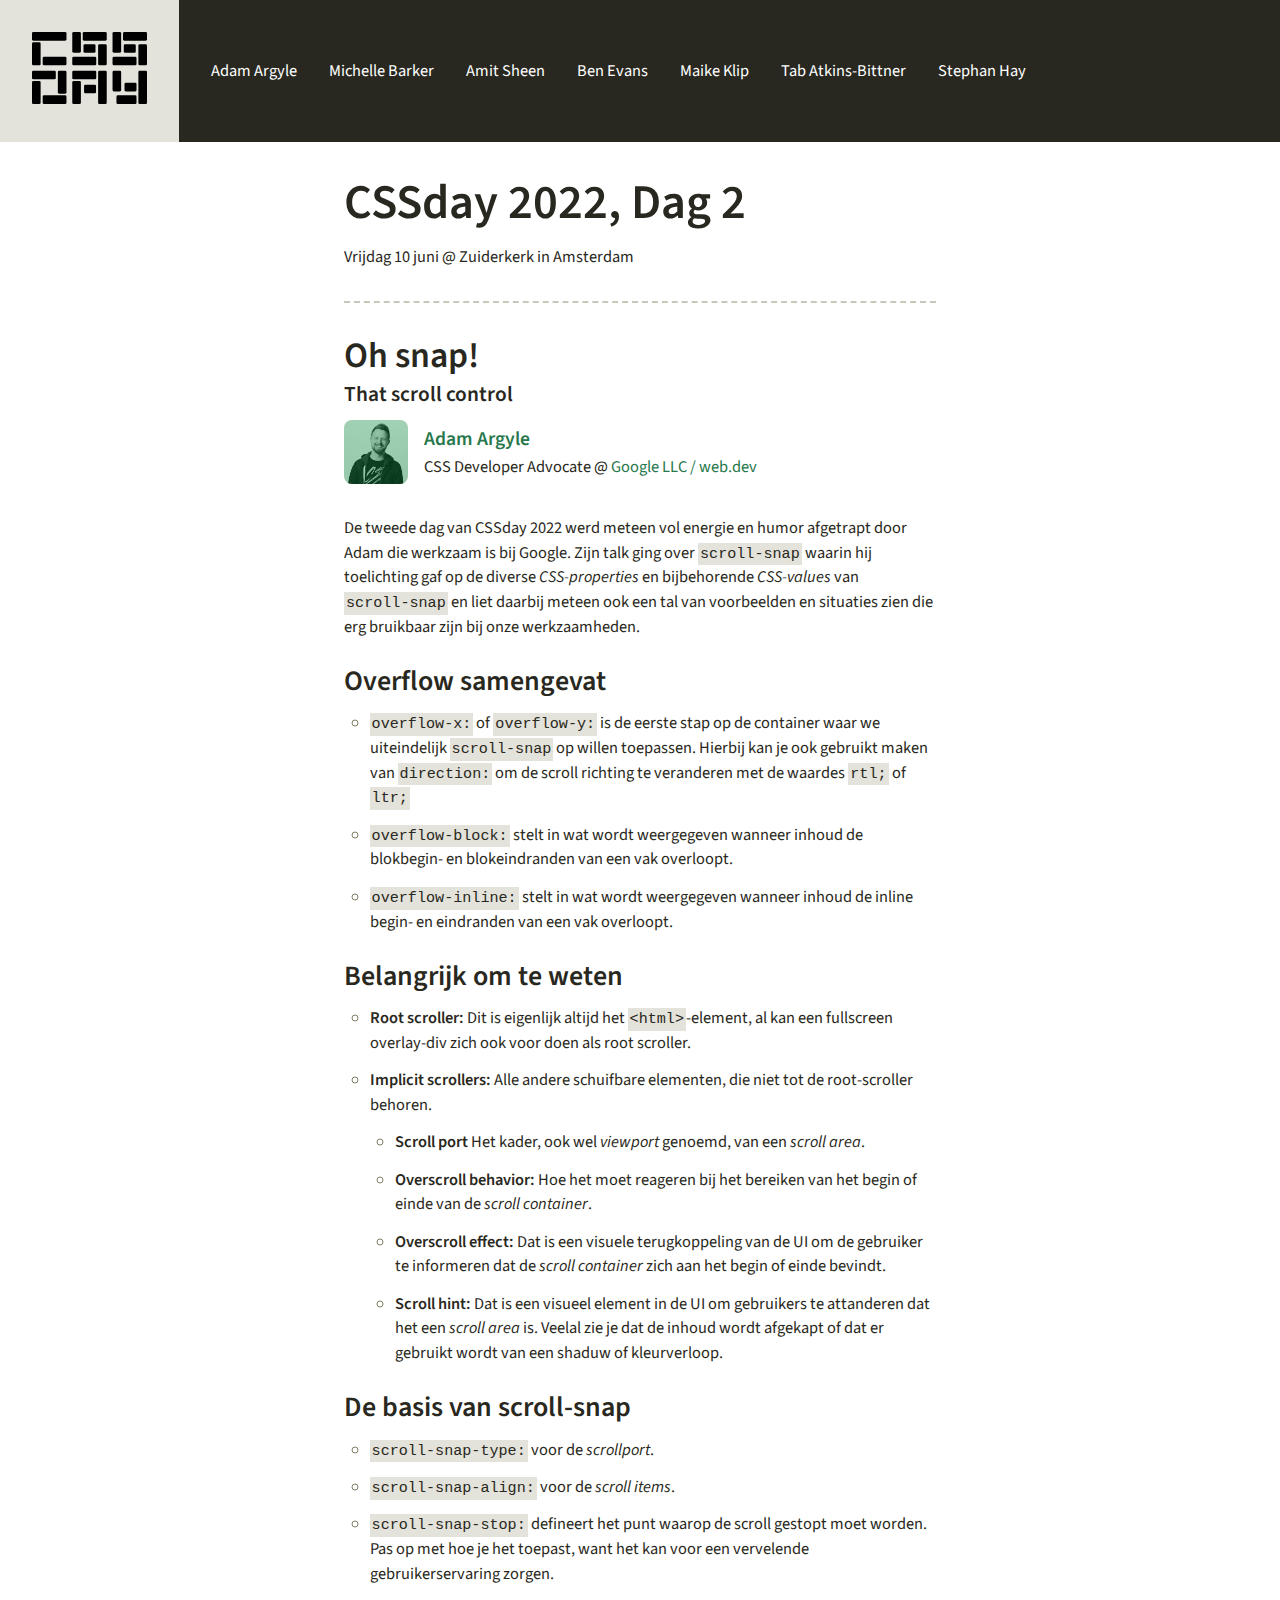
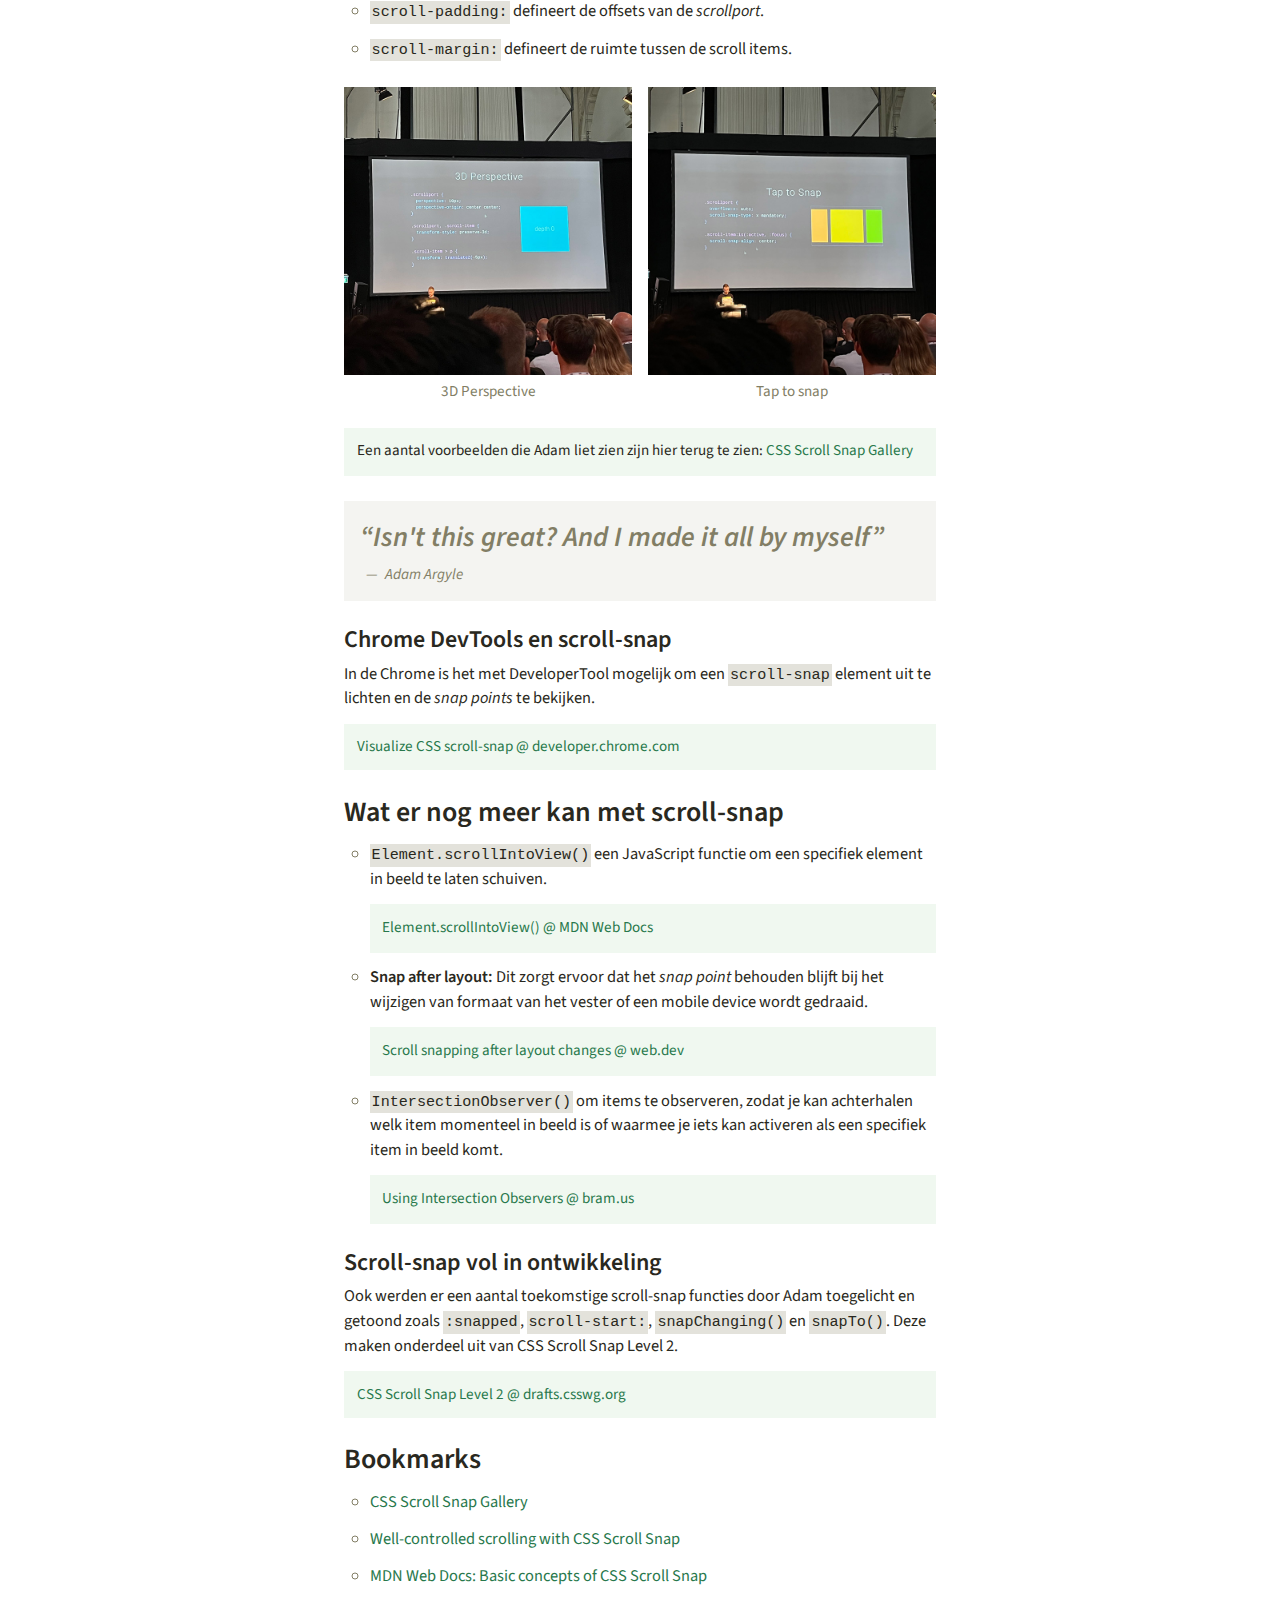
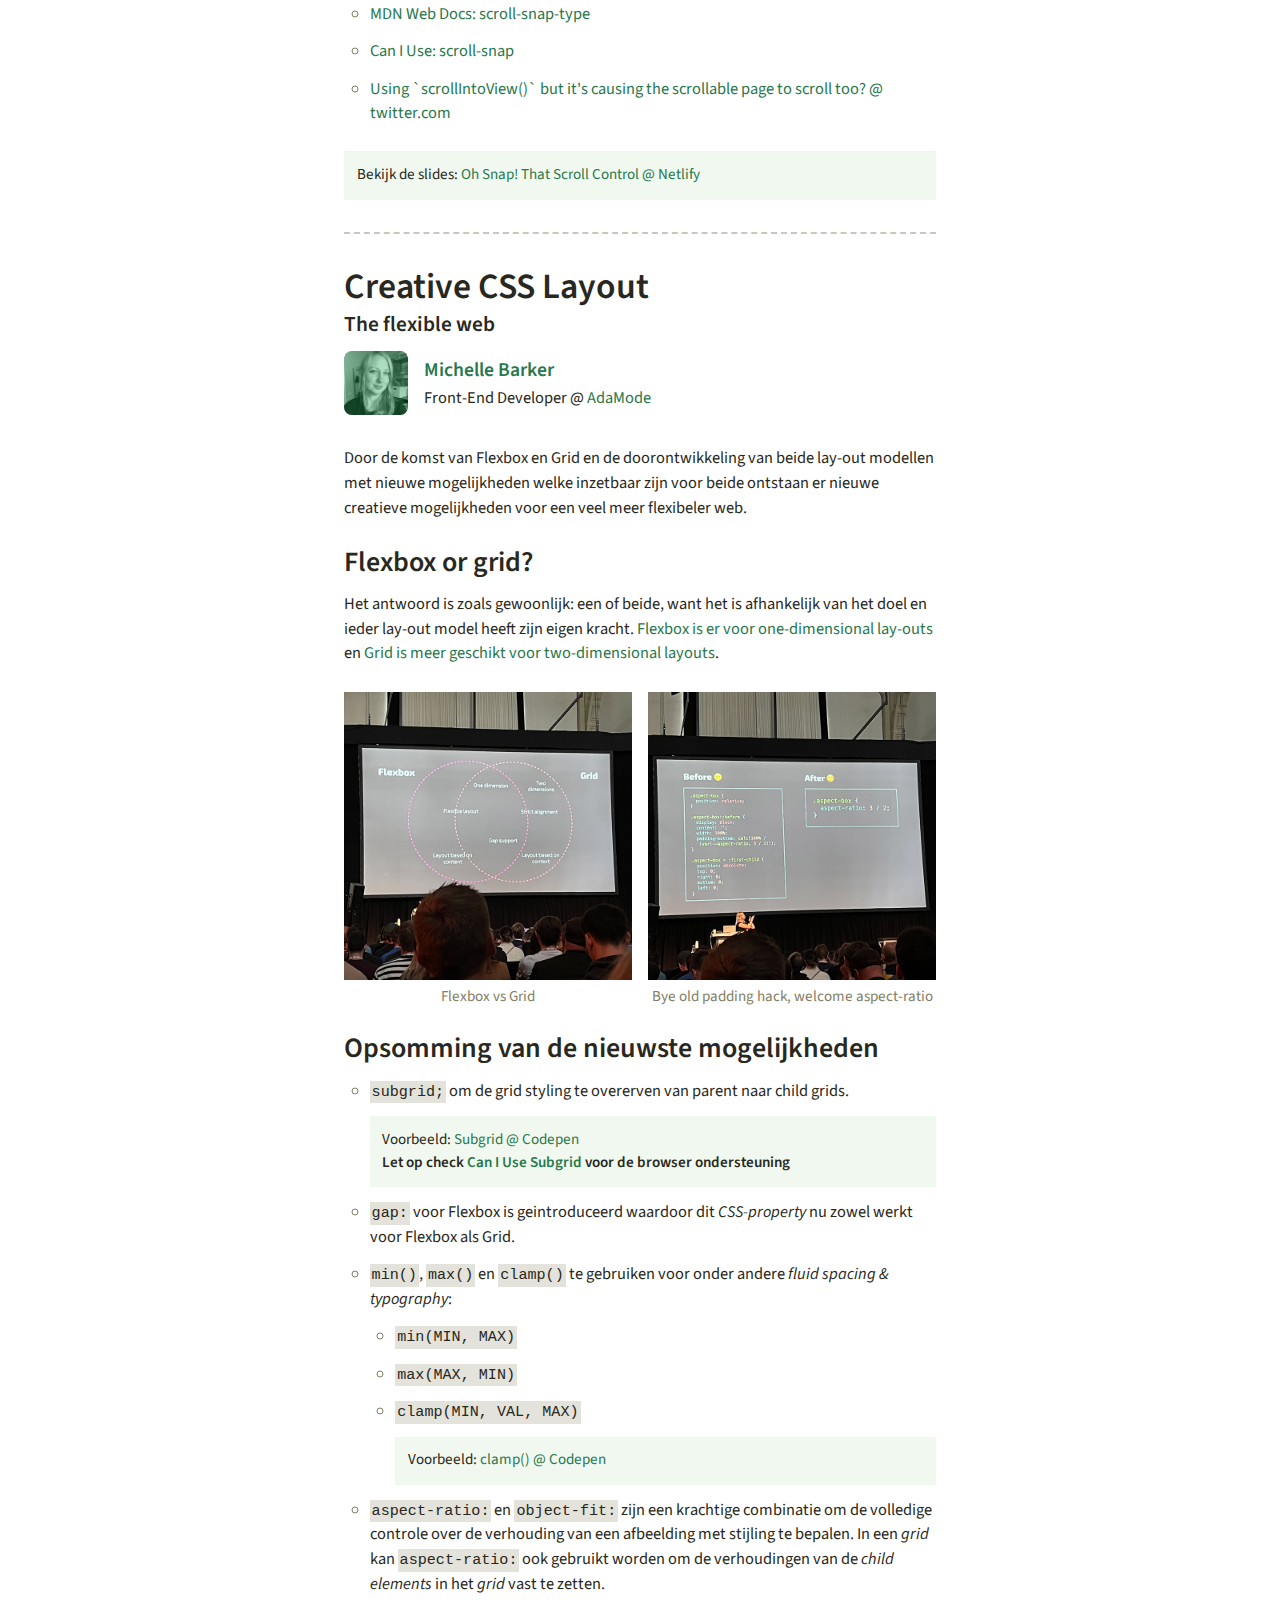
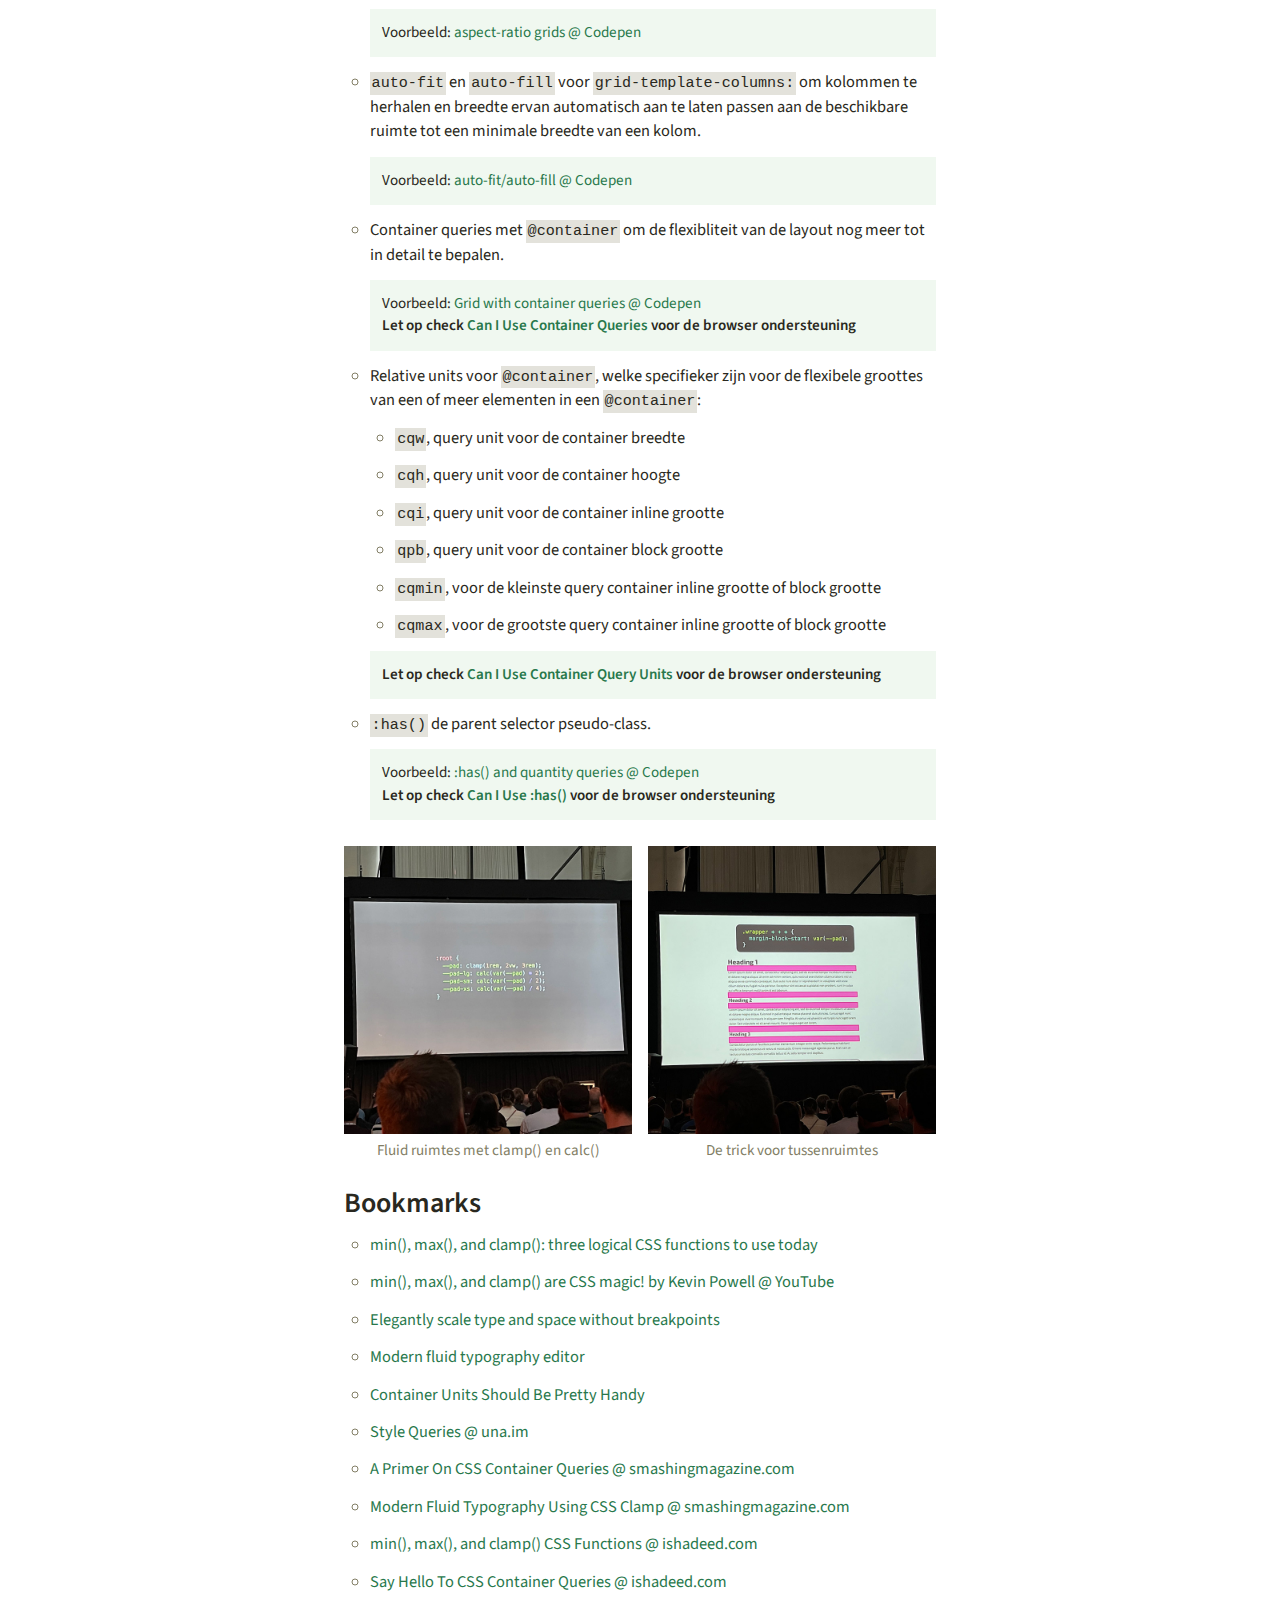
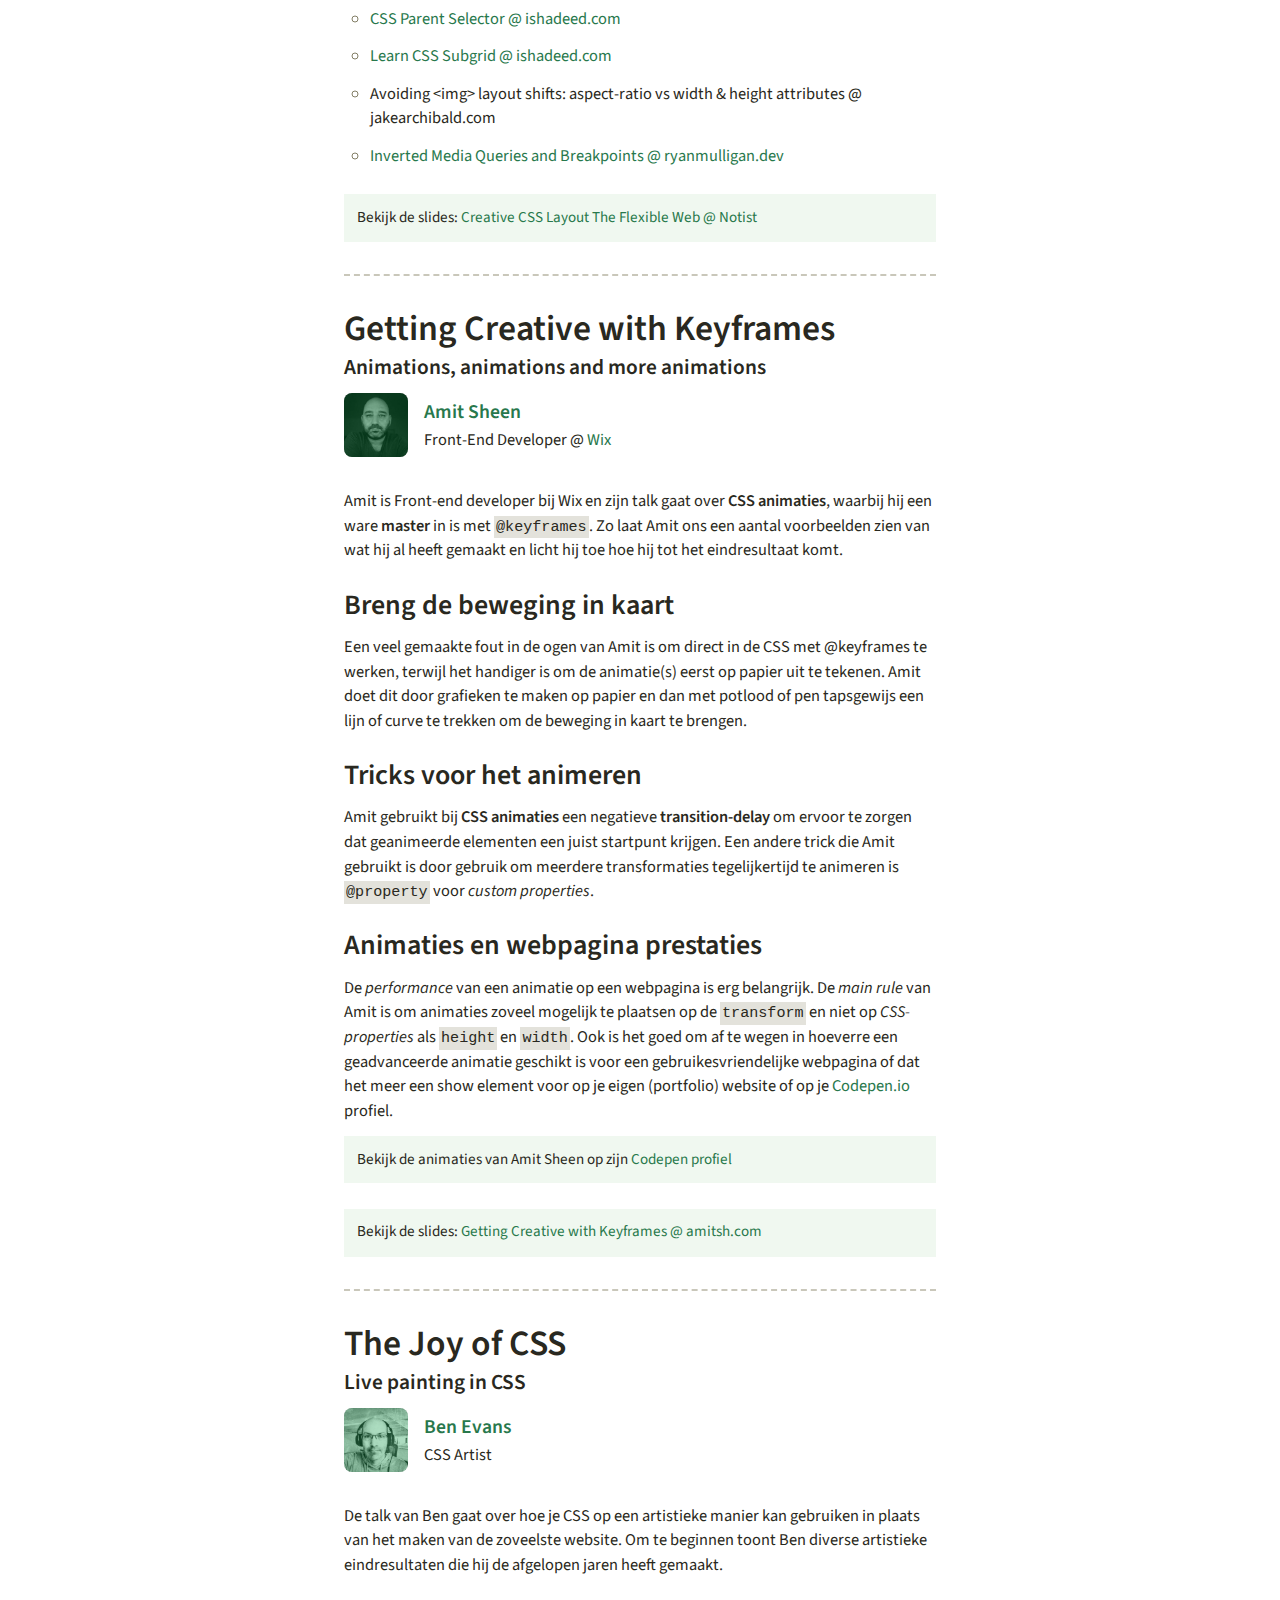
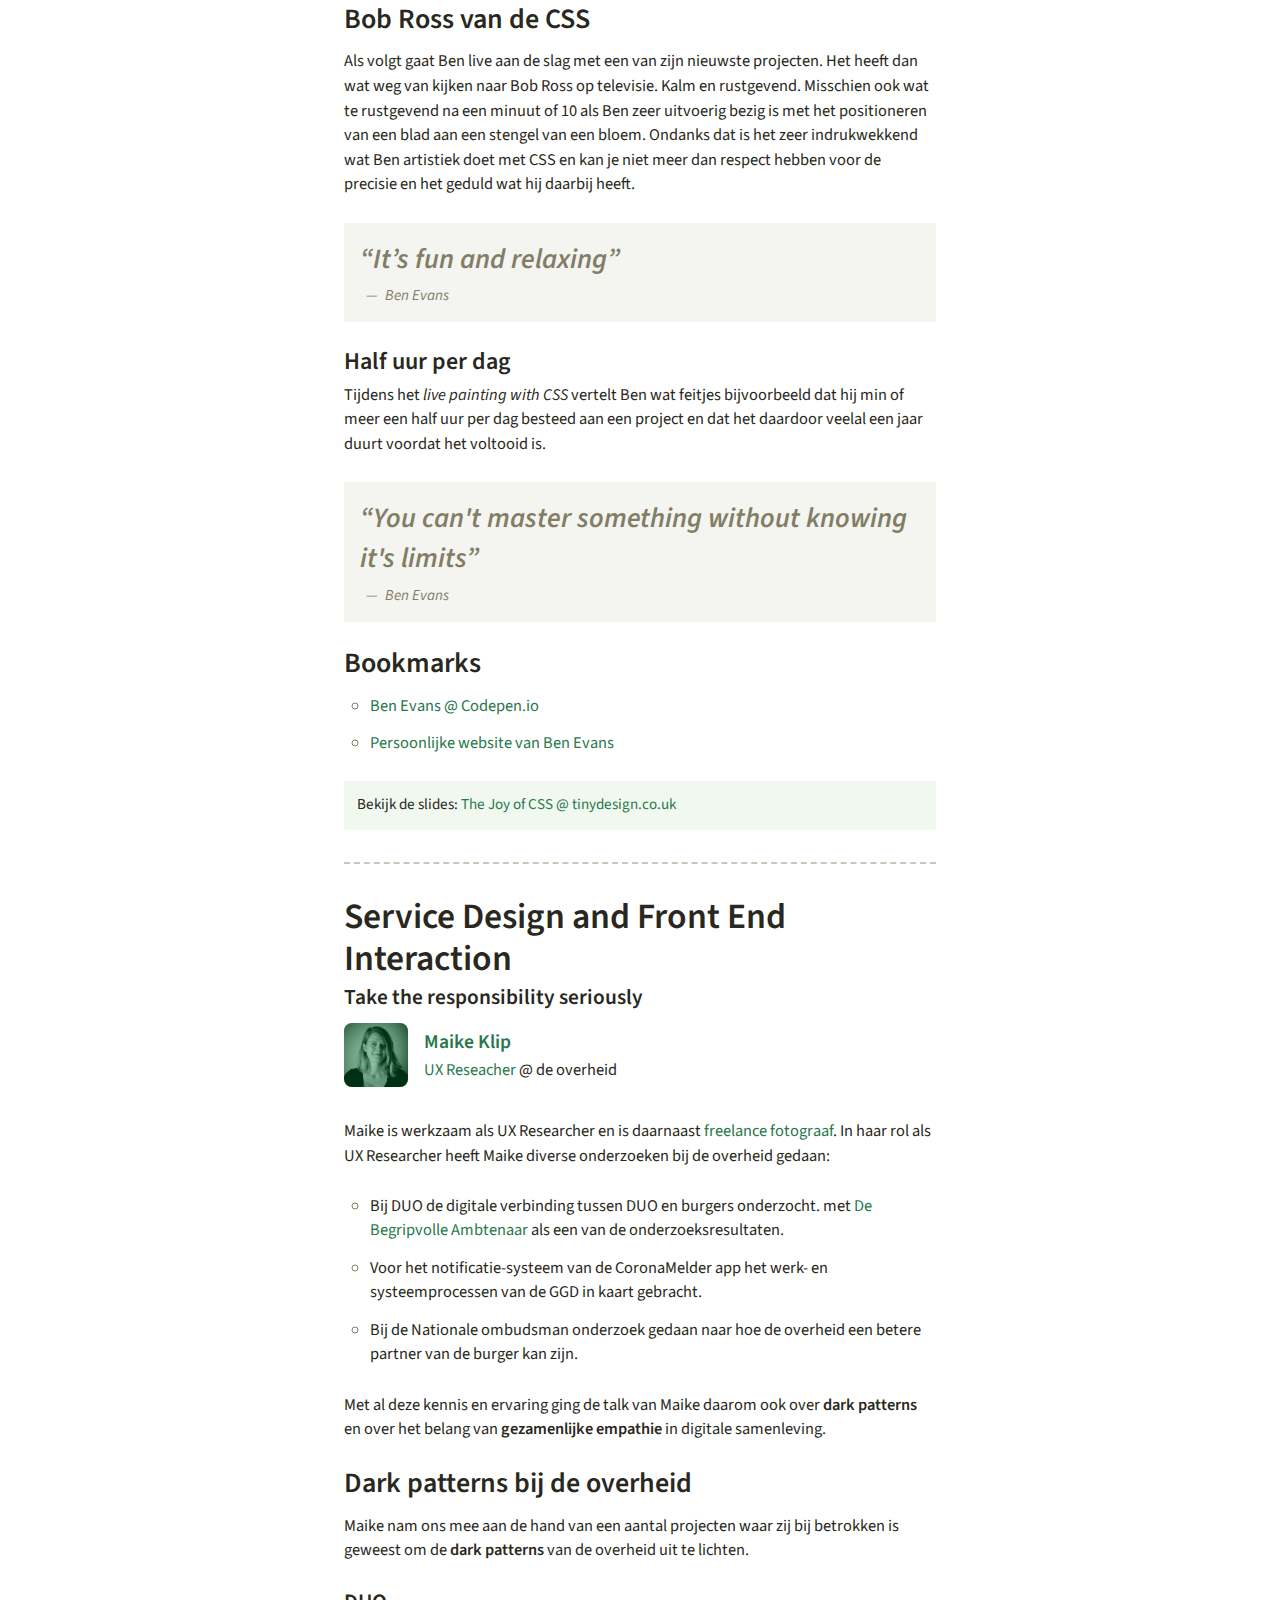
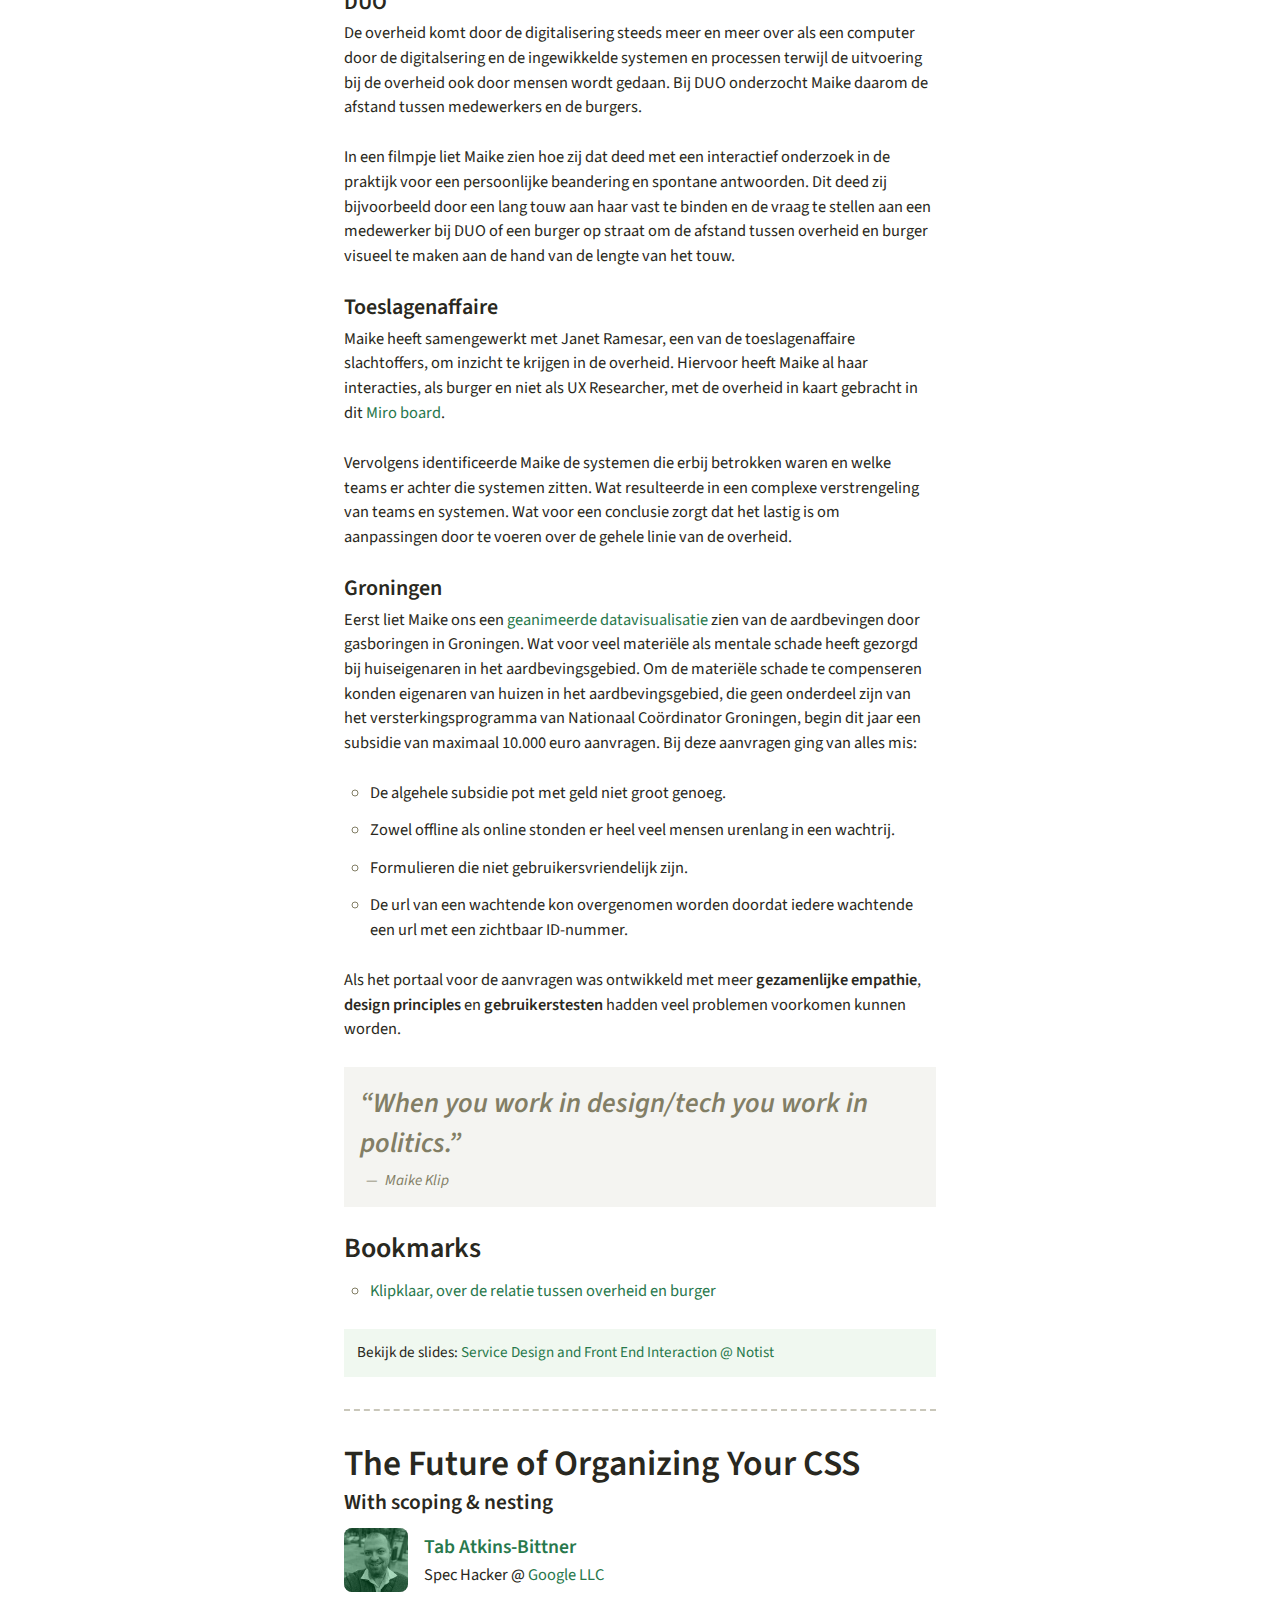
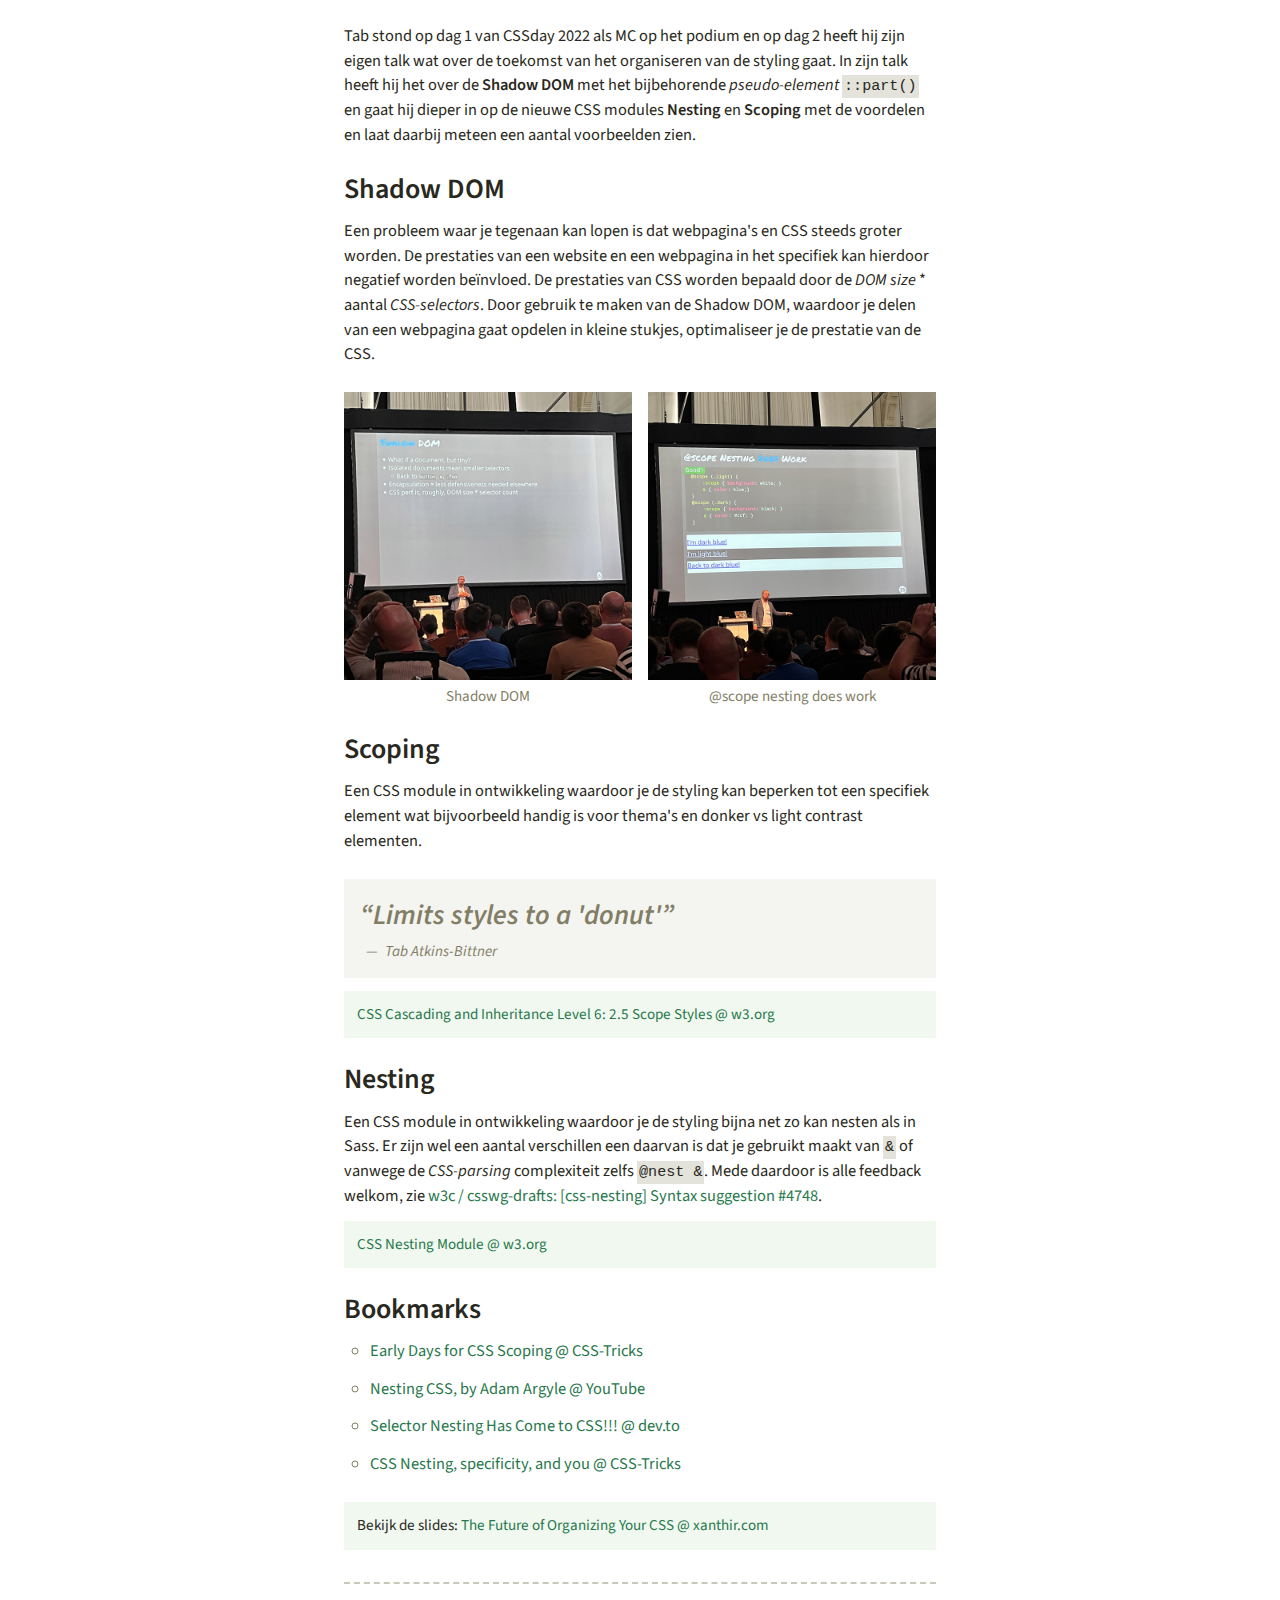
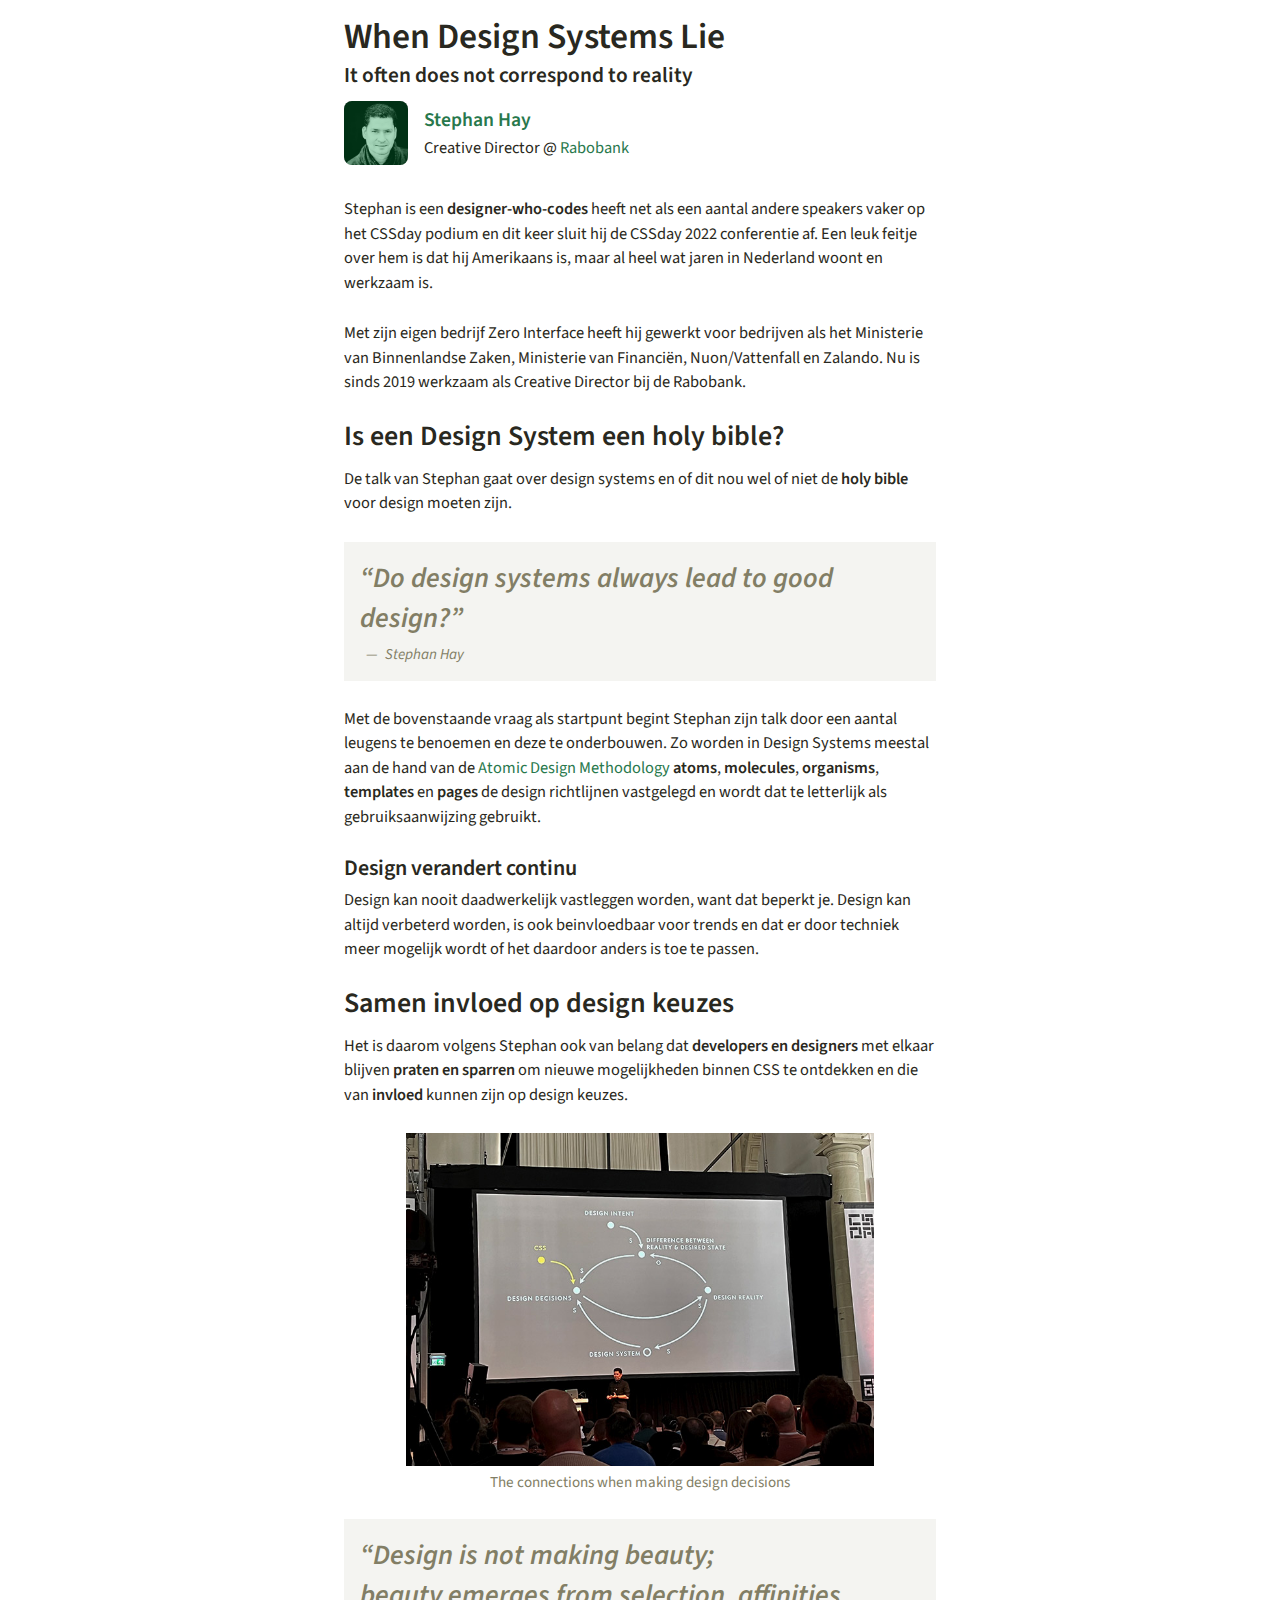
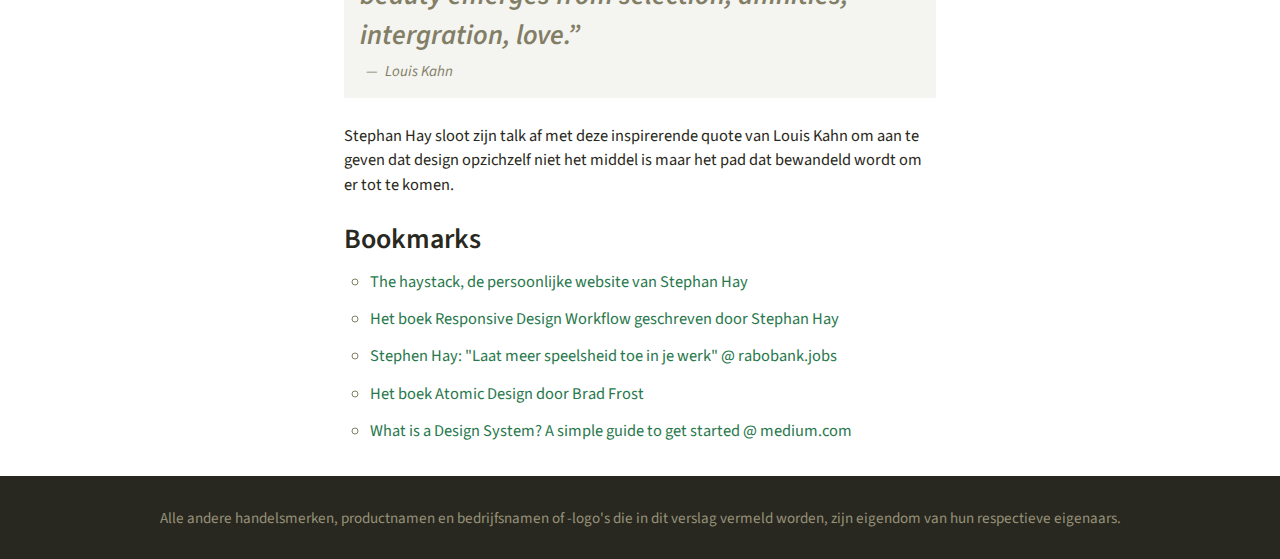
<file: cssday-2.html>
<!DOCTYPE html>
<html>
<head>
<title>Dag 2 - CSS day 2022 learnings</title>
<meta name="viewport" content="width=device-width, initial-scale=1">
<link rel="stylesheet" href="assets/css/styles.css">
</head>

<body>
    <header class="wrapper">
        <div class="grid">
            <a class="logo" href="index.html">
                <img src="assets/images/cssday-logo.svg" alt="CSSday">
            </a>
            <nav class="nav--scroll">
                <a href="cssday-2.html#adam">Adam Argyle</a>
                <a href="cssday-2.html#michelle">Michelle Barker</a>
                <a href="cssday-2.html#amit">Amit Sheen</a>
                <a href="cssday-2.html#ben">Ben Evans</a>
                <a href="cssday-2.html#maike">Maike Klip</a>
                <a href="cssday-2.html#tab">Tab Atkins-Bittner</a>
                <a href="cssday-2.html#stephan">Stephan Hay</a>
            </nav>
        </div>
    </header>
    <main class="wrapper">
        <div class="grid grid--talk">

            <article class="talk article col">

                <h1>CSSday 2022, Dag 2</h1>

                <p>Vrijdag 10 juni @ Zuiderkerk in Amsterdam</p>

            </article>

            <!-- Talk: Adam Argyle -->

            <article class="talk article col" id="adam">
                    
                <!-- Talk: Topic -->

                <h2>
                    <span>Oh snap!</span>
                    <span>That scroll control</span>
                </h2>

                <!-- Talk: Speaker -->

                <div class="talk__speaker">
                    <a class="speaker__image" href="https://twitter.com/argyleink" target="_blank">
                        <img src="assets/images/speaker-adam-argyle.webp" alt="Adam Argyle">
                    </a>
                    <div class="speaker__details">
                        <div>
                            <a href="https://twitter.com/argyleink" target="_blank">
                                <strong class="text-lg">Adam Argyle</strong>
                            </a>
                        </div>
                        <div class="text-md">
                            <span>CSS Developer Advocate</span> @ 
                            <a href="https://web.dev/authors/adamargyle/" target="_blank">Google LLC / web.dev</a>
                        </div>
                    </div>
                </div>

                <!-- Talk: Summary -->

                <p id="adam-scroll-snap">De tweede dag van CSSday 2022 werd meteen vol energie en humor afgetrapt door Adam die werkzaam is bij Google. Zijn talk ging over <code>scroll-snap</code> waarin hij toelichting gaf op de diverse <i>CSS-properties</i> en bijbehorende <i>CSS-values</i> van <code>scroll-snap</code> en liet daarbij meteen ook een tal van voorbeelden en situaties zien die erg bruikbaar zijn bij onze werkzaamheden.</p>

                <h3 id="adam-scroll-overflow">Overflow samengevat</h3>

                <ul>
                    <li><code>overflow-x:</code> of <code>overflow-y:</code> is de eerste stap op de container waar we uiteindelijk <code>scroll-snap</code> op willen toepassen. Hierbij kan je ook gebruikt maken van <code>direction:</code> om de scroll richting te veranderen met de waardes <code>rtl;</code> of <code>ltr;</code></li>
                    <li><code>overflow-block:</code> stelt in wat wordt weergegeven wanneer inhoud de blokbegin- en blokeindranden van een vak overloopt.</li>
                    <li><code>overflow-inline:</code> stelt in wat wordt weergegeven wanneer inhoud de inline begin- en eindranden van een vak overloopt.</li>
                </ul>

                <h3 id="adam-scroll-glossary">Belangrijk om te weten</h3>

                <ul>
                    <li><strong>Root scroller:</strong> Dit is eigenlijk altijd het <code>&lt;html&gt;</code>-element, al kan een fullscreen overlay-div zich ook voor doen als root scroller.</li>
                    <li><strong>Implicit scrollers:</strong> Alle andere schuifbare elementen, die niet tot de root-scroller behoren.
                        <ul>
                            <li><strong>Scroll port</strong> Het kader, ook wel <i>viewport</i> genoemd, van een <i>scroll area</i>.</li>
                            <li><strong>Overscroll behavior:</strong> Hoe het moet reageren bij het bereiken van het begin of einde van de <i>scroll container</i>.</li>
                            <li><strong>Overscroll effect:</strong> Dat is een visuele terugkoppeling van de UI om de gebruiker te informeren dat de <i>scroll container</i> zich aan het begin of einde bevindt.</li>
                            <li><strong>Scroll hint:</strong> Dat is een visueel element in de UI om gebruikers te attanderen dat het een <i>scroll area</i> is. Veelal zie je dat de inhoud wordt afgekapt of dat er gebruikt wordt van een shaduw of kleurverloop.</li>
                        </ul>
                    </li>
                </ul>

                <h3 id="adam-scroll-snap-basics">De basis van scroll-snap</h3>

                <ul>
                    <li><code>scroll-snap-type:</code> voor de <i>scrollport</i>.</li>
                    <li><code>scroll-snap-align:</code> voor de <i>scroll items</i>.</li>
                    <li><code>scroll-snap-stop:</code> defineert het punt waarop de scroll gestopt moet worden. Pas op met hoe je het toepast, want het kan voor een vervelende gebruikerservaring zorgen.</li>
                    <li><code>scroll-padding:</code> defineert de offsets van de <i>scrollport</i>.</li>
                    <li><code>scroll-margin:</code> defineert de ruimte tussen de scroll items.</li>
                </ul>

                <div class="talk__gallery">
                    <figure>
                        <img class="img-square" src="assets/images/talk-adam-argyle-1.jpg" alt="3D Perspective">
                        <figcaption>3D Perspective</figcaption>
                    </figure>
                    <figure>
                        <img class="img-square" src="assets/images/talk-adam-argyle-2.jpg" alt="Tap to snap">
                        <figcaption>Tap to snap</figcaption>
                    </figure>
                </div>

                <p id="adam-scroll-snap-examples" class="highlight highlight--reference">
                    Een aantal voorbeelden die Adam liet zien zijn hier terug te zien: <a href="https://snap-gallery.netlify.app/" target="_blank">CSS Scroll Snap Gallery</a>
                </p>

                <blockquote>
                    “Isn't this great? And I made it all by myself”
                    <cite>Adam Argyle</cite>
                </blockquote>

                <h4 id="adam-chrome-devtools">Chrome DevTools en scroll-snap</h4>

                <p>In de Chrome is het met DeveloperTool mogelijk om een <code>scroll-snap</code> element uit te lichten en de <i>snap points</i> te bekijken.
                    <div class="highlight highlight--reference">
                        <a href="https://developer.chrome.com/blog/new-in-devtools-91/#css-croll-snap" target="_blank">Visualize CSS scroll-snap @ developer.chrome.com</a>
                    </div>
                </p>

                <h3 id="adam-scroll-snap-advanced">Wat er nog meer kan met scroll-snap</h3>

                <ul>
                    <li><code>Element.scrollIntoView()</code> een JavaScript functie om een specifiek element in beeld te laten schuiven.
                        <div class="highlight highlight--reference">
                            <a href="https://developer.mozilla.org/en-US/docs/Web/API/Element/scrollIntoView" target="_blank"> Element.scrollIntoView() @ MDN Web Docs</a>
                        </div>
                    </li>
                    <li><strong>Snap after layout:</strong> Dit zorgt ervoor dat het <i>snap point</i> behouden blijft bij het wijzigen van formaat van het vester of een mobile device wordt gedraaid.
                        <div class="highlight highlight--reference">
                            <a href="https://web.dev/snap-after-layout/" target="_blank">Scroll snapping after layout changes @ web.dev</a>
                        </div>
                    </li>
                    <li><code>IntersectionObserver()</code> om items te observeren, zodat je kan achterhalen welk item momenteel in beeld is of waarmee je iets kan activeren als een specifiek item in beeld komt.
                        <div class="highlight highlight--reference">
                            <a href="https://www.bram.us/2017/08/03/using-intersection-observers/" target="_blank">Using Intersection Observers @ bram.us</a>
                        </div>
                    </li>
                </ul>

                <h4 id="adam-scroll-snap-future">Scroll-snap vol in ontwikkeling</h4>

                <p>Ook werden er een aantal toekomstige scroll-snap functies door Adam toegelicht en getoond zoals <code>:snapped</code>, <code>scroll-start:</code>, <code>snapChanging()</code> en <code>snapTo()</code>. Deze maken onderdeel uit van CSS Scroll Snap Level 2.
                    <div class="highlight highlight--reference">
                        <a href="https://drafts.csswg.org/css-scroll-snap-2/" target="_blank">CSS Scroll Snap Level 2 @ drafts.csswg.org</a>
                    </div>
                </p>

                <p></p>

                <!-- Talk: Bookmarks -->

                <h3>Bookmarks</h4>

                <ul>
                    <li><a href="https://snap-gallery.netlify.app/" target="_blank">CSS Scroll Snap Gallery</a></li>
                    <li><a href="https://web.dev/css-scroll-snap/" target="_blank">Well-controlled scrolling with CSS Scroll Snap</a></li>
                    <li><a href="https://developer.mozilla.org/en-US/docs/Web/CSS/CSS_Scroll_Snap/Basic_concepts" target="_blank">MDN Web Docs: Basic concepts of CSS Scroll Snap</a></li>
                    <li><a href="https://developer.mozilla.org/en-US/docs/Web/CSS/scroll-snap-type" target="_blank">MDN Web Docs: scroll-snap-type</a></li>
                    <li><a href="https://caniuse.com/?search=scroll-snap" target="_blank">Can I Use: scroll-snap</a></li>
                    <li><a href="https://twitter.com/argyleink/status/1547210234166276102" target="_blank">Using `scrollIntoView()` but it's causing the scrollable page to scroll too? @ twitter.com</a></li>
                </ul>

                <!-- Talk: Slides & Video -->

                <p class="highlight highlight--reference">
                    Bekijk de slides: <a href="https://oh-snap.netlify.app/" target="_blank">Oh Snap! That Scroll Control @ Netlify</a>
                </p>
                
            </article>

            <!-- Talk: Michelle Barker -->

            <article class="talk article col" id="michelle">
                    
                <!-- Talk: Topic -->

                <h2>
                    <span>Creative CSS Layout</span>
                    <span>The flexible web</span>
                </h2>

                <!-- Talk: Speaker -->

                <div class="talk__speaker">
                    <a class="speaker__image" href="https://twitter.com/michebarks" target="_blank">
                        <img src="assets/images/speaker-michelle-barker.webp" alt="Michelle Barker">
                    </a>
                    <div class="speaker__details">
                        <div>
                            <a href="https://twitter.com/michebarks" target="_blank">
                                <strong class="text-lg">Michelle Barker</strong>
                            </a>
                        </div>
                        <div class="text-md">
                            <span>Front-End Developer</span> @ 
                            <a href="https://www.ada-mode.com/" target="_blank">AdaMode</a>
                        </div>
                    </div>
                </div>

                <!-- Talk: Summary -->

                <p>Door de komst van Flexbox en Grid en de doorontwikkeling van beide lay-out modellen met nieuwe mogelijkheden welke inzetbaar zijn voor beide ontstaan er nieuwe creatieve mogelijkheden voor een veel meer flexibeler web.</p>

                <h3 id="michelle-flexbox-or-grid">Flexbox or grid?</h3>

                <p>Het antwoord is zoals gewoonlijk: een of beide, want het is afhankelijk van het doel en ieder lay-out model heeft zijn eigen kracht. <a href="https://developer.mozilla.org/en-US/docs/Web/CSS/CSS_Flexible_Box_Layout/Basic_Concepts_of_Flexbox" target="_blank">Flexbox is er voor one-dimensional lay-outs</a> en <a href="https://developer.mozilla.org/en-US/docs/Web/CSS/CSS_Grid_Layout/Basic_Concepts_of_Grid_Layout" target="_blank">Grid is meer geschikt voor two-dimensional layouts</a>.</p>

                <div class="talk__gallery">
                    <figure>
                        <img class="img-square" src="assets/images/talk-michelle-barker-grid-vs-flexbox.jpg" alt="Flexbox vs Grid">
                        <figcaption>Flexbox vs Grid</figcaption>
                    </figure>
                    <figure>
                        <img class="img-square" src="assets/images/talk-michelle-barker-aspect-ratio.jpg" alt="Aspect-ratio, goodbye old padding hack">
                        <figcaption>Bye old padding hack, welcome aspect-ratio</figcaption>
                    </figure>
                </div>

                <h3>Opsomming van de nieuwste mogelijkheden</h3>

                <ul>
                    <li id="michelle-subgrid"><code>subgrid;</code> om de grid styling te overerven van parent naar child grids.
                        <div class="highlight highlight--reference">
                            Voorbeeld: <a href="https://codepen.io/michellebarker/pen/WNMbgEw" target="_blank">Subgrid @ Codepen</a><br> <strong class="text-sm">Let op check <a href="https://caniuse.com/?search=subgrid" target="_blank">Can I Use Subgrid</a> voor de browser ondersteuning</strong>
                        </div>
                    </li>
                    <li id="michelle-gap"><code>gap:</code> voor Flexbox is geintroduceerd waardoor dit <i>CSS-property</i> nu zowel werkt voor Flexbox als Grid.
                    </li>
                    <li id="michelle-fluid-layout"><code>min()</code>, <code>max()</code> en <code>clamp()</code> te gebruiken voor onder andere <i>fluid spacing & typography</i>: 
                        <ul>
                            <li><code>min(MIN, MAX)</code></li>
                            <li><code>max(MAX, MIN)</code></li>
                            <li>
                                <code>clamp(MIN, VAL, MAX)</code>
                                <div class="highlight highlight--reference">
                                    Voorbeeld: <a href="https://codepen.io/michellebarker/details/QWQqMgY" target="_blank">clamp() @ Codepen</a>
                                </div>
                            </li>
                        </ul>
                    </li>
                    <li><code id="michelle-aspect-ratio">aspect-ratio:</code> en <code id="michelle-object-fit">object-fit:</code> zijn een krachtige combinatie om de volledige controle over de verhouding van een afbeelding met stijling te bepalen. In een <i>grid</i> kan <code>aspect-ratio:</code> ook gebruikt worden om de verhoudingen van de <i>child elements</i> in het <i>grid</i> vast te zetten.
                        <div class="highlight highlight--reference">
                            Voorbeeld: <a href="https://codepen.io/michellebarker/pen/YzeqRrP" target="_blank">aspect-ratio grids @ Codepen</a>
                        </div>
                    </li>
                    <li><code id="michelle-auto-fit">auto-fit</code> en <code id="michelle-auto-fill">auto-fill</code> voor <code>grid-template-columns:</code> om kolommen te herhalen en breedte ervan automatisch aan te laten passen aan de beschikbare ruimte tot een minimale breedte van een kolom.
                        <div class="highlight highlight--reference">
                            Voorbeeld: <a href="https://codepen.io/michellebarker/pen/BaYmNgN" target="_blank">auto-fit/auto-fill @ Codepen</a>
                        </div>
                    </li>
                    <li id="michelle-container-queries">Container queries met <code>@container</code> om de flexibliteit van de layout nog meer tot in detail te bepalen.
                        <div class="highlight highlight--reference">
                            Voorbeeld: <a href="https://codepen.io/michellebarker/pen/OJQpVKE" target="_blank">Grid with container queries @ Codepen</a><br> <strong class="text-sm">Let op check <a href="https://caniuse.com/css-container-queries" target="_blank">Can I Use Container Queries</a> voor de browser ondersteuning</strong>
                        </div>
                    </li>
                    <li id="michelle-relative-units">Relative units voor <code>@container</code>, welke specifieker zijn voor de flexibele groottes van een of meer elementen in een <code>@container</code>: 
                        <ul>
                            <li><code>cqw</code>, query unit voor de container breedte</li>
                            <li><code>cqh</code>, query unit voor de container hoogte</li>
                            <li><code>cqi</code>, query unit voor de container inline grootte</li>
                            <li><code>qpb</code>, query unit voor de container block grootte</li>
                            <li><code>cqmin</code>, voor de kleinste query container inline grootte of block grootte</li>
                            <li><code>cqmax</code>, voor de grootste query container inline grootte of block grootte</li>
                        </ul>
                        <div class="highlight highlight--reference">
                            <strong class="text-sm">Let op check <a href="https://caniuse.com/css-container-query-units" target="_blank">Can I Use Container Query Units</a> voor de browser ondersteuning</strong>
                        </div>
                    </li>
                    <li id="michelle-has">
                        <code>:has()</code> de parent selector pseudo-class.
                        <div class="highlight highlight--reference">
                            Voorbeeld: <a href="https://codepen.io/michellebarker/pen/qBxELqY" target="_blank">:has() and quantity queries @ Codepen</a><br> <strong class="text-sm">Let op check <a href="https://caniuse.com/css-has" target="_blank">Can I Use :has()</a> voor de browser ondersteuning</strong>
                        </div>
                    </li>
                </ul>

                <div class="talk__gallery">
                    <figure>
                        <img class="img-square" src="assets/images/talk-michelle-barker-fluid-space-1.jpg" alt="Fluid ruimtes met clamp() en calc()">
                        <figcaption>Fluid ruimtes met clamp() en calc()</figcaption>
                    </figure>
                    <figure>
                        <img class="img-square" src="assets/images/talk-michelle-barker-fluid-space-2.jpg" alt="De trick die Michelle toepast voor tussenruimtes">
                        <figcaption>De trick voor tussenruimtes</figcaption>
                    </figure>
                </div>

                <!-- Talk: Bookmarks -->

                <h3>Bookmarks</h4>

                    <ul>
                        <li><a href="https://web.dev/min-max-clamp/" target="_blank">min(), max(), and clamp(): three logical CSS functions to use today</a></li>
                        <li><a href="https://www.youtube.com/watch?v=U9VF-4euyRo" target="_blank">min(), max(), and clamp() are CSS magic! by Kevin Powell @ YouTube</a></li>
                        <li><a href="https://utopia.fyi/" target="_blank">Elegantly scale type and space without breakpoints</a></li>
                        <li><a href="https://modern-fluid-typography.vercel.app/" target="_blank">Modern fluid typography editor</a></li>
                        <li><a href="https://css-tricks.com/container-units-should-be-pretty-handy/" target="_blank">Container Units Should Be Pretty Handy</a></li>
                        <li><a href="https://una.im/style-queries/" target="_blank">Style Queries @ una.im</a></li>
                        <li><a href="https://www.smashingmagazine.com/2021/05/complete-guide-css-container-queries/" target="_blank">A Primer On CSS Container Queries @ smashingmagazine.com</a></li>
                        <li><a href="https://www.smashingmagazine.com/2022/01/modern-fluid-typography-css-clamp/" target="_blank">Modern Fluid Typography Using CSS Clamp @ smashingmagazine.com</a></li>
                        <li><a href="https://ishadeed.com/article/css-min-max-clamp/" target="_blank">min(), max(), and clamp() CSS Functions @ ishadeed.com</a></li>
                        <li><a href="https://ishadeed.com/article/say-hello-to-css-container-queries/" target="_blank">Say Hello To CSS Container Queries @ ishadeed.com</a></li>
                        <li><a href="https://ishadeed.com/article/css-has-parent-selector/" target="_blank">CSS Parent Selector @ ishadeed.com</a></li>
                        <li><a href="https://ishadeed.com/article/learn-css-subgrid/">Learn CSS Subgrid @ ishadeed.com</a></li>
                        <li><a href="https://jakearchibald.com/2022/img-aspect-ratio/" target="_blank"></a>Avoiding &lt;img&gt; layout shifts: aspect-ratio vs width & height attributes @ jakearchibald.com</li>
                        <li><a href="https://ryanmulligan.dev/blog/invert-media-queries/" target="_blank">Inverted Media Queries and Breakpoints @ ryanmulligan.dev</a></li>
                    </ul>

                <!-- Talk: Slides & Video -->

                <p class="highlight highlight--reference">
                    Bekijk de slides: <a href="https://noti.st/mbarker84/yGiO0I/creative-css-layout-the-flexible-web" target="_blank">Creative CSS Layout The Flexible Web @ Notist</a>
                </p>
                
            </article>

            <!-- Talk: Amit Sheen -->

            <article class="talk article col" id="amit">
                    
                <!-- Talk: Topic -->

                <h2>
                    <span>Getting Creative with Keyframes</span>
                    <span>Animations, animations and more animations</span>
                </h2>

                <!-- Talk: Speaker -->

                <div class="talk__speaker">
                    <a class="speaker__image" href="https://twitter.com/amit_sheen" target="_blank">
                        <img src="assets/images/speaker-amit-sheen.jpeg" alt="Amit Sheen">
                    </a>
                    <div class="speaker__details">
                        <div>
                            <a href="https://twitter.com/amit_sheen" target="_blank">
                                <strong class="text-lg">Amit Sheen</strong>
                            </a>
                        </div>
                        <div class="text-md">
                            <span>Front-End Developer</span> @ 
                            <a href="https://www.wix.com/" target="_blank">Wix</a>
                        </div>
                    </div>
                </div>

                <!-- Talk: Summary -->

                <p>Amit is Front-end developer bij Wix en zijn talk gaat over <strong>CSS animaties</strong>, waarbij hij een ware <strong>master</strong> in is met <code>@keyframes</code>. Zo laat Amit ons een aantal voorbeelden zien van wat hij al heeft gemaakt en licht hij toe hoe hij tot het eindresultaat komt.</p>

                <h3 id="amit-pen-and-paper">Breng de beweging in kaart</h3>

                <p>Een veel gemaakte fout in de ogen van Amit is om direct in de CSS met @keyframes te werken, terwijl het handiger is om de animatie(s) eerst op papier uit te tekenen. Amit doet dit door grafieken te maken op papier en dan met potlood of pen tapsgewijs een lijn of curve te trekken om de beweging in kaart te brengen.</p>

                <h3 id="amit-animation-tricks">Tricks voor het animeren</h3>

                <p>Amit gebruikt bij <strong>CSS animaties</strong> een negatieve <strong>transition-delay</strong> om ervoor te zorgen dat geanimeerde elementen een juist startpunt krijgen. Een andere trick die Amit gebruikt is door gebruik om meerdere transformaties tegelijkertijd te animeren is <code>@property</code> voor <i>custom properties</i>.</p>

                <h3 id="amit-animation-performance">Animaties en webpagina prestaties</h3>

                <p>De <i>performance</i> van een animatie op een webpagina is erg belangrijk. De <i>main rule</i> van Amit is om animaties zoveel mogelijk te plaatsen op de <code>transform</code> en niet op <i>CSS-properties</i> als <code>height</code> en <code>width</code>. Ook is het goed om af te wegen in hoeverre een geadvanceerde animatie geschikt is voor een gebruikesvriendelijke webpagina of dat het meer een show element voor op je eigen (portfolio) website of op je <a href="https://codepen.io/" target="">Codepen.io</a> profiel.</p>

                <div class="highlight highlight--reference">
                    Bekijk de animaties van Amit Sheen op zijn <a href="https://codepen.io/amit_sheen" target="_blank">Codepen profiel</a>
                </div>

                <!-- Talk: Bookmarks -->

                <!-- Talk: Slides & Video -->

                <p class="highlight highlight--reference">
                    Bekijk de slides: <a href="https://amitsh.com/2022/cssday/gettingCreativeWithKeyframes.pdf" target="_blank">Getting Creative with Keyframes @ amitsh.com</a>
                </p>
                
            </article>

            <!-- Talk: Ben Evans -->

            <article class="talk article col" id="ben">
                    
                <!-- Talk: Topic -->

                <h2>
                    <span>The Joy of CSS</span>
                    <span>Live painting in CSS</span>
                </h2>

                <!-- Talk: Speaker -->

                <div class="talk__speaker">
                    <a class="speaker__image" href="index.html" target="_blank">
                        <img src="assets/images/speaker-ben-evans.webp" alt="Ben Evans">
                    </a>
                    <div class="speaker__details">
                        <div>
                            <a href="index.html" target="_blank">
                                <strong class="text-lg">Ben Evans</strong>
                            </a>
                        </div>
                        <div class="text-md">
                            <span>CSS Artist</span>
                        </div>
                    </div>
                </div>

                <!-- Talk: Summary -->

                <p>De talk van Ben gaat over hoe je CSS op een artistieke manier kan gebruiken in plaats van het maken van de zoveelste website. Om te beginnen toont Ben diverse artistieke eindresultaten die hij de afgelopen jaren heeft gemaakt.</p>
                
                <h3 id="ben-bob-ross">Bob Ross van de CSS</h3>

                <p>Als volgt gaat Ben live aan de slag met een van zijn nieuwste projecten. Het heeft dan wat weg van kijken naar Bob Ross op televisie. Kalm en rustgevend. Misschien ook wat te rustgevend  na een minuut of 10 als Ben zeer uitvoerig bezig is met het positioneren van een blad aan een stengel van een bloem. Ondanks dat is het zeer indrukwekkend wat Ben artistiek doet met CSS en kan je niet meer dan respect hebben voor de precisie en het geduld wat hij daarbij heeft.</p>

                <blockquote>
                    “It’s fun and relaxing”
                    <cite>Ben Evans</cite>
                </blockquote>

                <h4>Half uur per dag</h4>

                <p>Tijdens het <i>live painting with CSS</i> vertelt Ben wat feitjes bijvoorbeeld dat hij min of meer een half uur per dag besteed aan een project en dat het daardoor veelal een jaar duurt voordat het voltooid is.</p>

                <blockquote>
                    “You can't master something without knowing it's limits”
                    <cite>Ben Evans</cite>
                </blockquote>

                <!-- Talk: Bookmarks -->

                <h3>Bookmarks</h4>

                    <ul>
                        <li><a href="https://codepen.io/ivorjetski" target="_blank">Ben Evans @ Codepen.io</a></li>
                        <li><a href="https://www.tinydesign.co.uk/" target="_blank">Persoonlijke website van Ben Evans</a></li>
                    </ul>

                <!-- Talk: Slides & Video -->

                <p class="highlight highlight--reference">
                    Bekijk de slides: <a href="https://tinydesign.co.uk/css-talk2" target="_blank">The Joy of CSS @ tinydesign.co.uk</a>
                </p>
                
            </article>

            <!-- Talk: Maike Klip -->

            <article class="talk article col" id="maike">
                    
                <!-- Talk: Topic -->

                <h2>
                    <span>Service Design and Front End Interaction</span>
                    <span>Take the responsibility seriously</span>
                </h2>

                <!-- Talk: Speaker -->

                <div class="talk__speaker">
                    <a class="speaker__image" href="https://twitter.com/manuelame" target="_blank">
                        <img src="assets/images/speaker-maike-klip.jpeg" alt="Maike Klip">
                    </a>
                    <div class="speaker__details">
                        <div>
                            <a href="https://twitter.com/manuelame" target="_blank">
                                <strong class="text-lg">Maike Klip</strong>
                            </a>
                        </div>
                        <div class="text-md">
                            <a href="https://klipklaar.nl/" target="_blank">UX Reseacher</a> @
                            <span>de overheid</span>
                        </div>
                    </div>
                </div>

                <!-- Talk: Summary -->

                <p>Maike is werkzaam als UX Researcher en is daarnaast <a href="https://www.maikeklip.nl/" target="_blank">freelance fotograaf</a>. In haar rol als UX Researcher heeft Maike diverse onderzoeken bij de overheid gedaan:</p> 
                
                <ul id="maike-ux-research">
                    <li>Bij DUO de digitale verbinding tussen DUO en burgers onderzocht. met  <a href="https://debegripvolleambtenaar.nl/" target="_blank">De Begripvolle Ambtenaar</a> als een van de onderzoeksresultaten.</li>
                    <li>Voor het notificatie-systeem van de CoronaMelder app het werk- en systeemprocessen van de GGD in kaart gebracht.</li>
                    <li>Bij de Nationale ombudsman onderzoek gedaan naar hoe de overheid een betere partner van de burger kan zijn.</li>
                </ul>

                <p>Met al deze kennis en ervaring ging de talk van Maike daarom ook over <strong>dark patterns</strong> en over het belang van <strong>gezamenlijke empathie</strong> in digitale samenleving.</p>

                <h3 id="maike-dark-patterns">Dark patterns bij de overheid</h3>

                <p>Maike nam ons mee aan de hand van een aantal projecten waar zij bij betrokken is geweest om de <strong>dark patterns</strong> van de overheid uit te lichten.</p>

                <h5 id="maike-duo">DUO</h5>

                <p>De overheid komt door de digitalisering steeds meer en meer over als een computer door de digitalsering en de ingewikkelde systemen en processen terwijl de uitvoering bij de overheid ook door mensen wordt gedaan. Bij DUO onderzocht Maike daarom de afstand tussen medewerkers en de burgers.</p>
                
                <p>In een filmpje liet Maike zien hoe zij dat deed met een interactief onderzoek in de praktijk voor een persoonlijke beandering en spontane antwoorden. Dit deed zij bijvoorbeeld door een lang touw aan haar vast te binden en de vraag te stellen aan een medewerker bij DUO of een burger op straat om de afstand tussen overheid en burger visueel te maken aan de hand van de lengte van het touw.</p>

                <h5 id="maike-toeslagenaffaire">Toeslagenaffaire</h5>

                <p>Maike heeft samengewerkt met Janet Ramesar, een van de toeslagenaffaire slachtoffers, om inzicht te krijgen in de overheid. Hiervoor heeft Maike al haar interacties, als burger en niet als UX Researcher, met de overheid in kaart gebracht in dit <a href="https://miro.com/app/board/o9J_lcpygEU=/" target="_blank">Miro board</a>.</p>
                
                <p>Vervolgens identificeerde Maike de systemen die erbij betrokken waren en welke teams er achter die systemen zitten. Wat resulteerde in een complexe verstrengeling van teams en systemen. Wat voor een conclusie zorgt dat het lastig is om aanpassingen door te voeren over de gehele linie van de overheid.</p>

                <h5 id="maike-groningen">Groningen</h5>

                <p>Eerst liet Maike ons een <a href="https://dwarshuis.com/aardbevingen-groningen/visualisatie/view/?lang=nl" target="_blank">geanimeerde datavisualisatie</a> zien van de aardbevingen door gasboringen in Groningen. Wat voor veel materiële als mentale schade heeft gezorgd bij huiseigenaren in het aardbevingsgebied. Om de materiële schade te compenseren konden eigenaren van huizen in het aardbevingsgebied, die geen onderdeel zijn van het versterkingsprogramma van Nationaal Coördinator Groningen, begin dit jaar een subsidie van maximaal 10.000 euro aanvragen. Bij deze aanvragen ging van alles mis:</p>

                <ul>
                    <li>De algehele subsidie pot met geld niet groot genoeg.</li>
                    <li>Zowel offline als online stonden er heel veel mensen urenlang in een wachtrij.</li>
                    <li>Formulieren die niet gebruikersvriendelijk zijn.</li>
                    <li>De url van een wachtende kon overgenomen worden doordat iedere wachtende een url met een zichtbaar ID-nummer.</li>
                </ul>

                <p>Als het portaal voor de aanvragen was ontwikkeld met meer <strong>gezamenlijke empathie</strong>, <strong>design principles</strong> en <strong>gebruikerstesten</strong> hadden veel problemen voorkomen kunnen worden.</p>

                <blockquote>
                    “When you work in design/tech you work in politics.”
                    <cite>Maike Klip</cite>
                </blockquote>

                <!-- Talk: Bookmarks -->

                <h3>Bookmarks</h4>

                    <ul>
                        <li><a href="https://klipklaar.nl/" target="_blank">Klipklaar, over de relatie tussen overheid en burger</a></li>
                    </ul>

                <!-- Talk: Slides & Video -->

                <p class="highlight highlight--reference">
                    Bekijk de slides: <a href="https://noti.st/maikeklip/8dN4wc/slides" target="_blank">Service Design and Front End Interaction @ Notist</a>
                </p>
                
            </article>

            <!-- Talk: Tab Atkins-Bittner -->

            <article class="talk article col" id="tab">
                    
                <!-- Talk: Topic -->

                <h2>
                    <span>The Future of Organizing Your CSS</span>
                    <span>With scoping & nesting</span>
                </h2>

                <!-- Talk: Speaker -->

                <div class="talk__speaker">
                    <a class="speaker__image" href="https://twitter.com/tabatkins" target="_blank">
                        <img src="assets/images/speaker-tab-atkins-bittner.jpg" alt="Tab Atkins-Bittner">
                    </a>
                    <div class="speaker__details">
                        <div>
                            <a href="https://twitter.com/tabatkins" target="_blank">
                                <strong class="text-lg">Tab Atkins-Bittner</strong>
                            </a>
                        </div>
                        <div class="text-md">
                            <span>Spec Hacker</span> @ 
                            <a href="https://about.google/" target="_blank">Google LLC</a>
                        </div>
                    </div>
                </div>

                <!-- Talk: Summary -->

                <p>Tab stond op dag 1 van CSSday 2022 als MC op het podium en op dag 2 heeft hij zijn eigen talk wat over de toekomst van het organiseren van de styling gaat. In zijn talk heeft hij het over de <strong>Shadow DOM</strong> met het bijbehorende <i>pseudo-element</i> <code>::part()</code> en gaat hij dieper in op de nieuwe CSS modules <strong>Nesting</strong> en <strong>Scoping</strong> met de voordelen en laat daarbij meteen een aantal voorbeelden zien.</p>

                <h3 id="tab-shadow-dom">Shadow DOM</h3>

                <p>Een probleem waar je tegenaan kan lopen is dat webpagina's en CSS steeds groter worden. De prestaties van een website en een webpagina in het specifiek kan hierdoor negatief worden beïnvloed. De prestaties van CSS worden bepaald door de <i>DOM size</i> * aantal <i>CSS-selectors</i>. Door gebruik te maken van de Shadow DOM, waardoor je delen van een webpagina gaat opdelen in kleine stukjes, optimaliseer je de prestatie van de CSS.</p>

                <div class="talk__gallery">
                    <figure>
                        <img class="img-square" class="img-square" src="assets/images/talk-tab-atkins-bittner-shadow-dom.jpg" alt="Shadow DOM">
                        <figcaption>Shadow DOM</figcaption>
                    </figure>
                    <figure>
                        <img class="img-square" class="img-square" src="assets/images/talk-tab-atkins-bittner-scope.jpg" alt="@scope nesting does work">
                        <figcaption>@scope nesting does work</figcaption>
                    </figure>
                </div>

                <h3 id="tab-scoping">Scoping</h3>

                <p>Een CSS module in ontwikkeling waardoor je de styling kan beperken tot een specifiek element wat bijvoorbeeld handig is voor thema's en donker vs light contrast elementen.</p>

                <blockquote>
                    “Limits styles to a 'donut'”
                    <cite>Tab Atkins-Bittner</cite>
                </blockquote>

                <div class="highlight highlight--reference">
                    <a href="https://www.w3.org/TR/css-cascade-6/#scoped-styles" target="_blank">CSS Cascading and Inheritance Level 6: 2.5 Scope Styles @ w3.org</a>
                </div>

                <h3 id="tab-nesting">Nesting</h3>

                <p>Een CSS module in ontwikkeling waardoor je de styling bijna net zo kan nesten als in Sass. Er zijn wel een aantal verschillen een daarvan is dat je gebruikt maakt van <code>&</code> of vanwege de <i>CSS-parsing</i> complexiteit zelfs <code>@nest &</code>. Mede daardoor is alle feedback welkom, zie <a href="https://github.com/w3c/csswg-drafts/issues/4748" target="_blank">w3c / csswg-drafts: [css-nesting] Syntax suggestion #4748</a>.</p>

                <div class="highlight highlight--reference">
                    <a href="https://www.w3.org/TR/css-nesting-1/" target="_blank">CSS Nesting Module @ w3.org</a>
                </div>

                <!-- Talk: Bookmarks -->

                <h3>Bookmarks</h4>

                <ul>
                    <li><a href="https://css-tricks.com/early-days-for-css-scoping/" target="_blank">Early Days for CSS Scoping @ CSS-Tricks</a></li>
                    <li><a href="https://www.youtube.com/watch?v=DhArSHAR8rY" target="_blank">Nesting CSS, by Adam Argyle @ YouTube</a></li>
                    <li><a href="https://dev.to/akashshyam/selector-nesting-has-come-to-css-532i" target="_blank">Selector Nesting Has Come to CSS!!! @ dev.to</a></li>
                    <li><a href="https://css-tricks.com/css-nesting-specificity-and-you/" target="_blank">CSS Nesting, specificity, and you @ CSS-Tricks</a></li>
                </ul>

                <!-- Talk: Slides & Video -->

                <p class="highlight highlight--reference">
                    Bekijk de slides: <a href="https://xanthir.com/talks/2022-06-10/" target="_blank">The Future of Organizing Your CSS @ xanthir.com</a>
                </p>
                
            </article>

            <!-- Talk: Stephan Hay -->

            <article class="talk article col" id="stephan">
                    
                <!-- Talk: Topic -->

                <h2>
                    <span>When Design Systems Lie</span>
                    <span>It often does not correspond to reality</span>
                </h2>

                <!-- Talk: Speaker -->

                <div class="talk__speaker">
                    <a class="speaker__image" href="https://twitter.com/stephenhay" target="_blank">
                        <img src="assets/images/speaker-stephen-hay.jpg" alt="Stephan Hay">
                    </a>
                    <div class="speaker__details">
                        <div>
                            <a href="https://twitter.com/stephenhay" target="_blank">
                                <strong class="text-lg">Stephan Hay</strong>
                            </a>
                        </div>
                        <div class="text-md">
                            <span>Creative Director</span> @ 
                            <a href="https://www.rabobank.nl/" target="_blank">Rabobank</a>
                        </div>
                    </div>
                </div>

                <!-- Talk: Summary -->

                <p>Stephan is een <strong>designer-who-codes</strong> heeft net als een aantal andere speakers vaker op het CSSday podium en dit keer sluit hij de CSSday 2022 conferentie af. Een leuk feitje over hem is dat hij Amerikaans is, maar al heel wat jaren in Nederland woont en werkzaam is.</p>
                
                <p>Met zijn eigen bedrijf Zero Interface heeft hij gewerkt voor bedrijven als het Ministerie van Binnenlandse Zaken, Ministerie van Financiën, Nuon/Vattenfall en Zalando. Nu is sinds 2019 werkzaam als Creative Director bij de Rabobank.</p>

                <h3>Is een Design System een holy bible?</h3>

                <p>De talk van Stephan gaat over design systems en of dit nou wel of niet de <strong>holy bible</strong> voor design moeten zijn.</p>

                <blockquote>
                    “Do design systems always lead to good design?”
                    <cite>Stephan Hay</cite>
                </blockquote>

                <p id="stephan-design-systems-lies">Met de bovenstaande vraag als startpunt begint Stephan zijn talk door een aantal leugens te benoemen en deze te onderbouwen. Zo worden in Design Systems meestal aan de hand van de <a href="https://atomicdesign.bradfrost.com/chapter-2/">Atomic Design Methodology</a> <strong>atoms</strong>, <strong>molecules</strong>, <strong>organisms</strong>, <strong>templates</strong> en <strong>pages</strong> de design richtlijnen vastgelegd en wordt dat te letterlijk als gebruiksaanwijzing gebruikt.</p>
                
                <h5 id="stephan-design-changes-continuously">Design verandert continu</h5>

                <p>Design kan nooit daadwerkelijk vastleggen worden, want dat beperkt je. Design kan altijd verbeterd worden, is ook beinvloedbaar voor trends en dat er door techniek meer mogelijk wordt of het daardoor anders is toe te passen.</p>

                <h3 id="stephan-design-decisions">Samen invloed op design keuzes</h3>
                
                <p>Het is daarom volgens Stephan ook van belang dat <strong>developers en designers</strong> met elkaar blijven <strong>praten en sparren</strong> om nieuwe mogelijkheden binnen CSS te ontdekken en die van <strong>invloed</strong> kunnen zijn <strong></strong>op design keuzes</strong>.</p>

                <div class="talk__image">
                    <figure>
                        <img class="img-landscape" src="assets/images/talk-stephan-hay-connections-design-decisions.jpg" alt="The connections when making design decisions">
                        <figcaption>The connections when making design decisions</figcaption>
                    </figure>
                </div>

                <blockquote id="stephan-loius-kahn-quote">
                    “Design is not making beauty;<br>beauty emerges from selection, affinities, intergration, love.”
                    <cite>Louis Kahn</cite>
                </blockquote>

                <p>Stephan Hay sloot zijn talk af met deze inspirerende quote van Louis Kahn om aan te geven dat design opzichzelf niet het middel is maar het pad dat bewandeld wordt om er tot te komen.</p>

                <!-- Talk: Bookmarks -->

                <h3>Bookmarks</h4>

                    <ul>
                        <li><a href="https://www.the-haystack.com/" target="_blank">The haystack, de persoonlijke website van Stephan Hay</a></li>
                        <li><a href="https://www.responsivedesignworkflow.com/" target="_blank">Het boek Responsive Design Workflow geschreven door Stephan Hay</a></li>
                        <li><a href="https://rabobank.jobs/nl/grow-magazine/laat-meer-speelsheid-toe-in-je-werk-stephen-hay/" target="_blank">Stephen Hay: "Laat meer speelsheid toe in je werk" @ rabobank.jobs</a></li>
                        <li><a href="https://atomicdesign.bradfrost.com/table-of-contents/" target="_blank">Het boek Atomic Design door Brad Frost</a></li>
                        <li><a href="https://uxdesign.cc/what-is-a-design-system-a-simple-guide-to-get-started-529fb4b38f9b" target="_blank">What is a Design System? A simple guide to get started @ medium.com</a></li>
                    </ul>

                <!-- Talk: Slides & Video -->
                
            </article>

        </div>
    </main>
    <footer class="wrapper">
        <div class="grid">
            <div class="col">
                <p class="text-sm txt-center">Alle andere handelsmerken, productnamen en bedrijfsnamen of -logo's die in dit verslag vermeld worden, zijn eigendom van hun respectieve eigenaars.</p>
            </div>
        </div>
    </footer>
</body>

</html>
</file>
<file: assets/css/styles.css>
@layer reset, typography, base, components, utilities;

@import url(reset.css) layer(reset); 
@import url(typography.css) layer(typography);
@import url('https://fonts.googleapis.com/css2?family=Inconsolata:wght@400;500&family=Source+Sans+Pro:ital,wght@0,200;0,300;0,400;0,600;0,700;0,900;1,400;1,600;1,700&display=swap') layer(typography);
@import url(base.css) layer(base);
@import url(components.css) layer(components);
@import url(utilities.css) layer(utilities);

:root {
    font-size: 62.5%; /* Because 62.5% of 16px is 10px. Which makes 1rem = 10px. */
    --relative-size: 1rem;

    --space-layout: clamp(1.6rem, 2.5vw, 4.8rem);
    --space-layout-xl: calc(var(--space-layout) * 4);
    --space-layout-lg: calc(var(--space-layout) * 2);
    --space-layout-md: var(--space-layout);
    --space-layout-sm: calc(var(--space-layout) / 2);
    --space-layout-xs: calc(var(--space-layout) / 4);

    --space-content: clamp(2.4rem, 2vw, 3.2rem);
    --space-content-xl: calc(var(--space-content) * 4);
    --space-content-lg: calc(var(--space-content) * 2);
    --space-content-md: var(--space-content);
    --space-content-sm: calc(var(--space-content) / 2);
    --space-content-xs: calc(var(--space-content) / 4);

    --color-primary-lighter: rgb(240,248,240);
    --color-primary-light: rgb(96,202,143);
    --color-primary-base: rgb(60,179,113); /* 3cb371 */
    --color-primary-dark: rgb(40,120,76);
    --color-primary-darker: rgb(30,91,57);

    --color-secondary-lighter: rgb(244,244,241);
    --color-secondary-light: rgba(227,226,219,1); /* #e3e2db */
    --color-secondary-base: rgb(201,199,186);
    --color-secondary-dark: rgb(150,146,120);
    --color-secondary-darker: rgb(130,126,101);

    --black: rgba(0,0,0,1);
    --white: rgba(255,255,255,1);

    --color-text-dark: rgb(41,40,32);
    --color-text-light: rgb(214,241,226);

    --bg-color-light: var(--white);
    --bg-color-dark: rgb(41,40,32);
    --bg-color-primary: var(--color-primary-base);
    --bg-color-secondary: var(--color-secondary-light);
}
</file>
